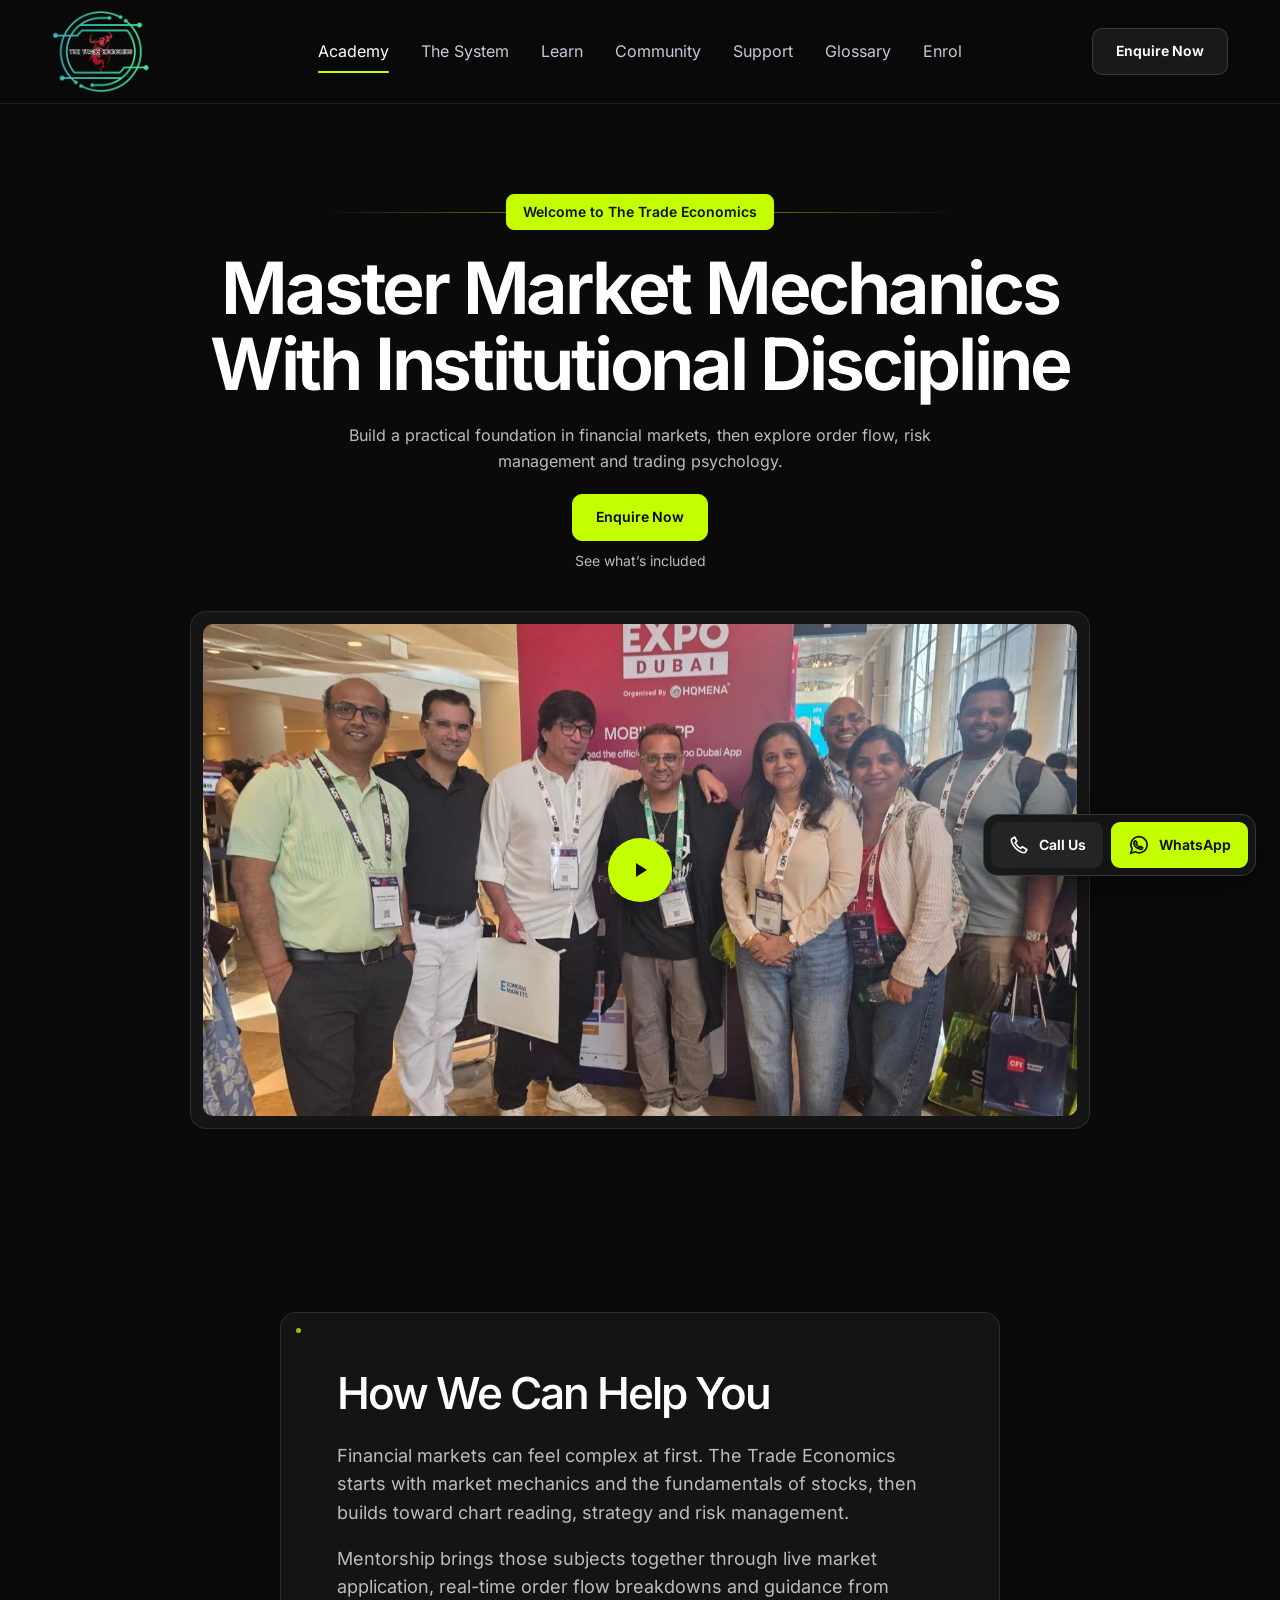
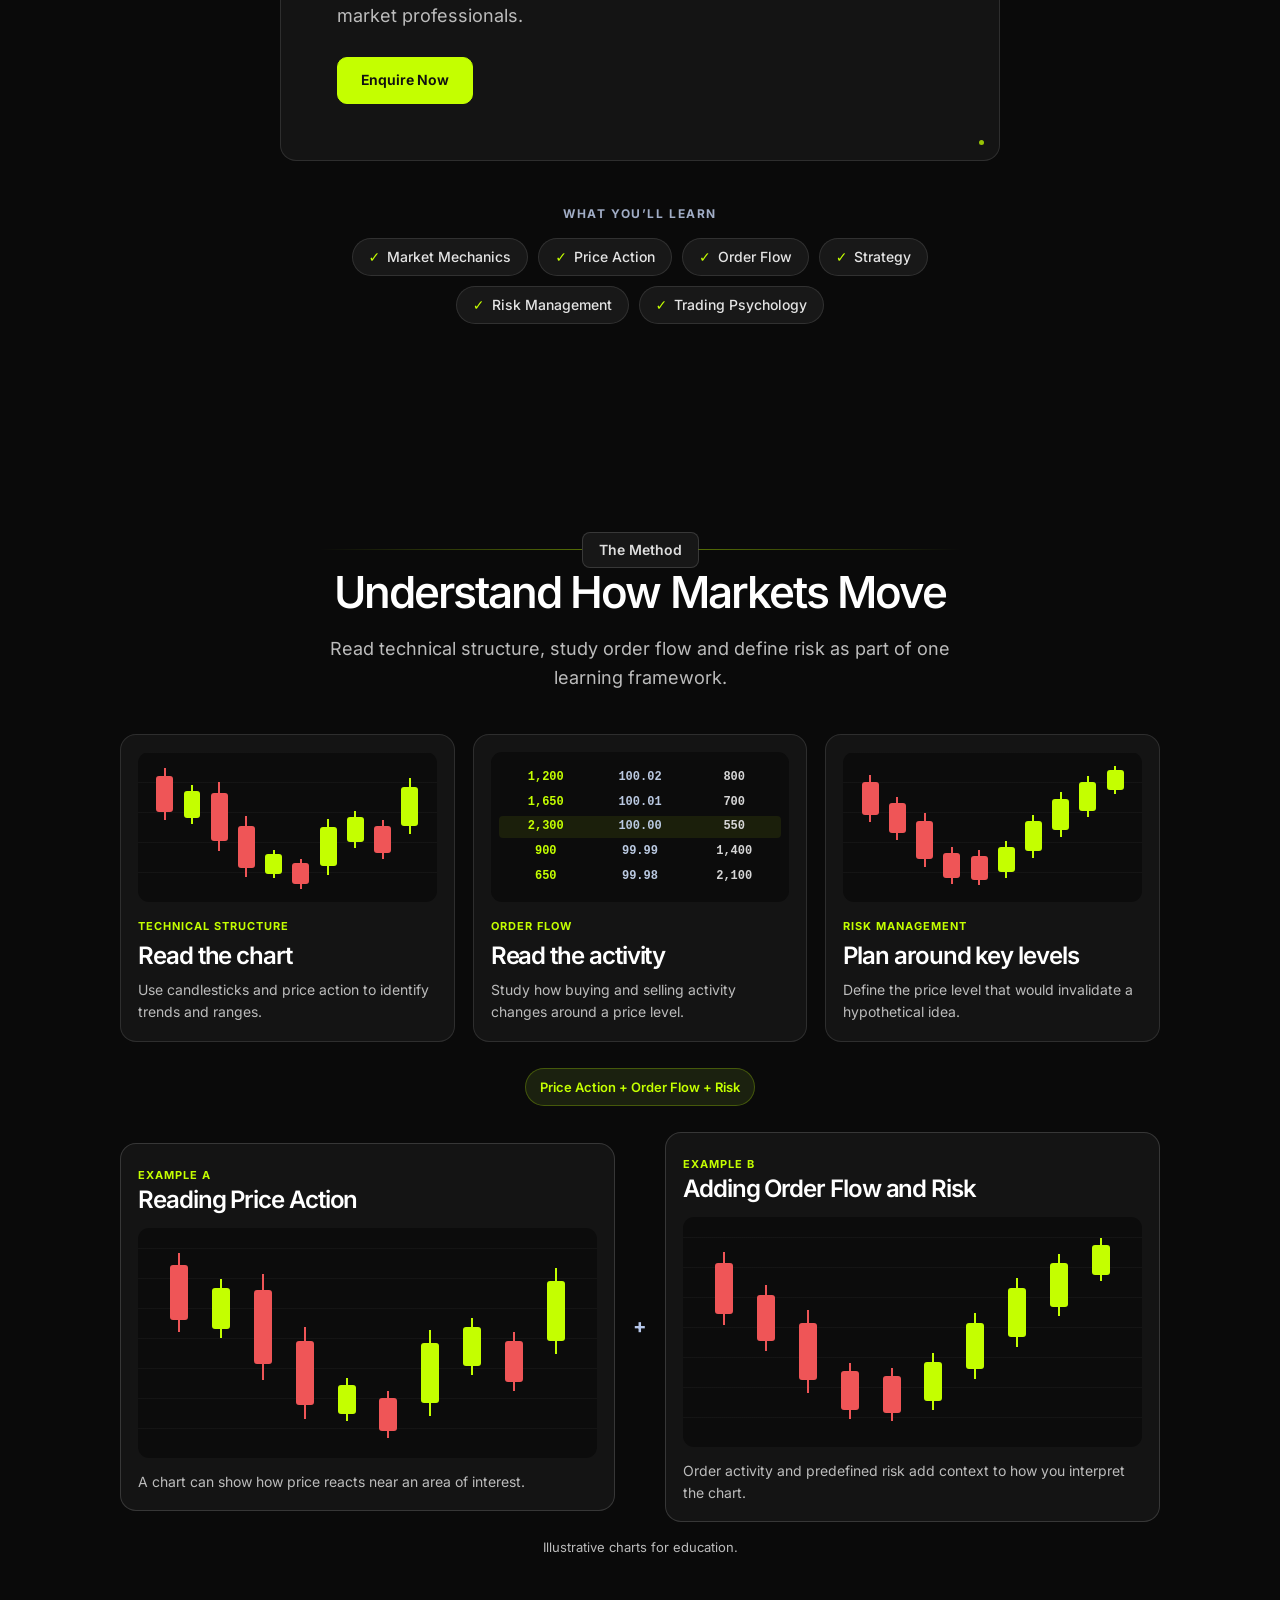
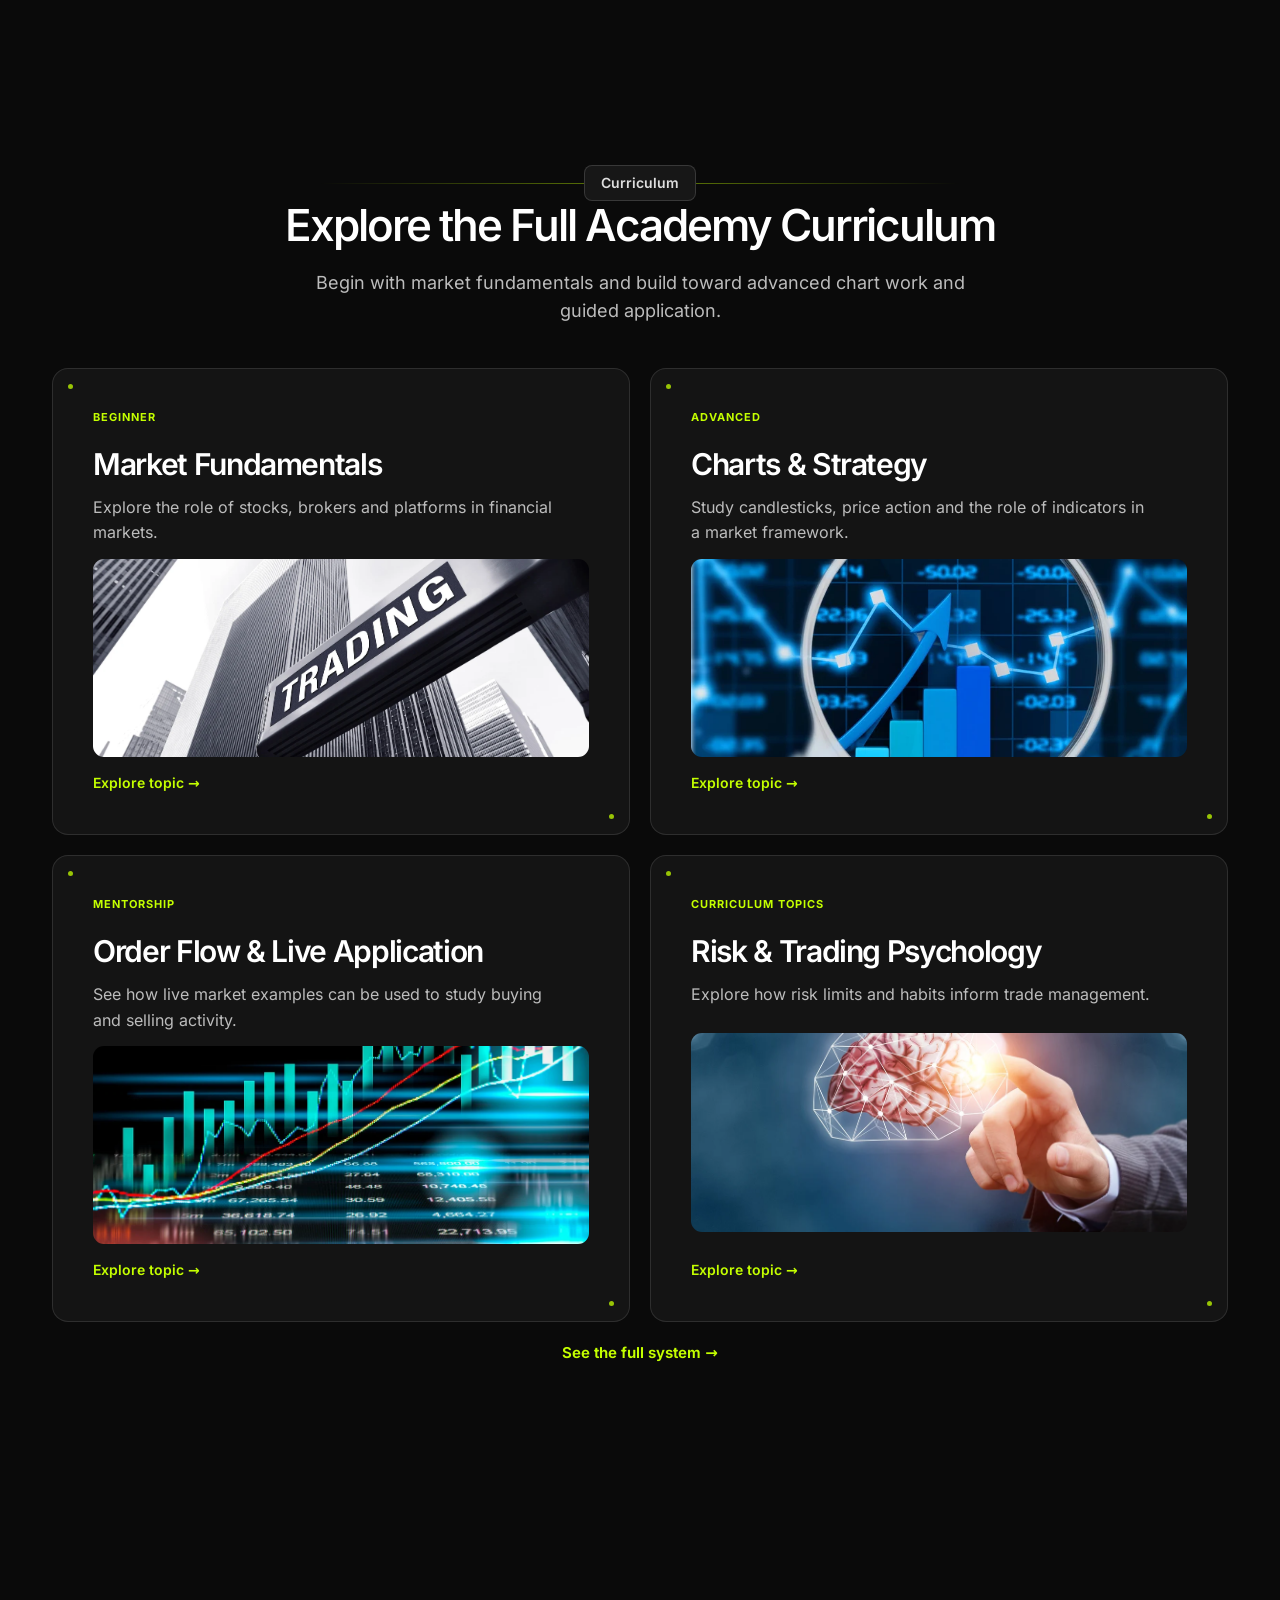
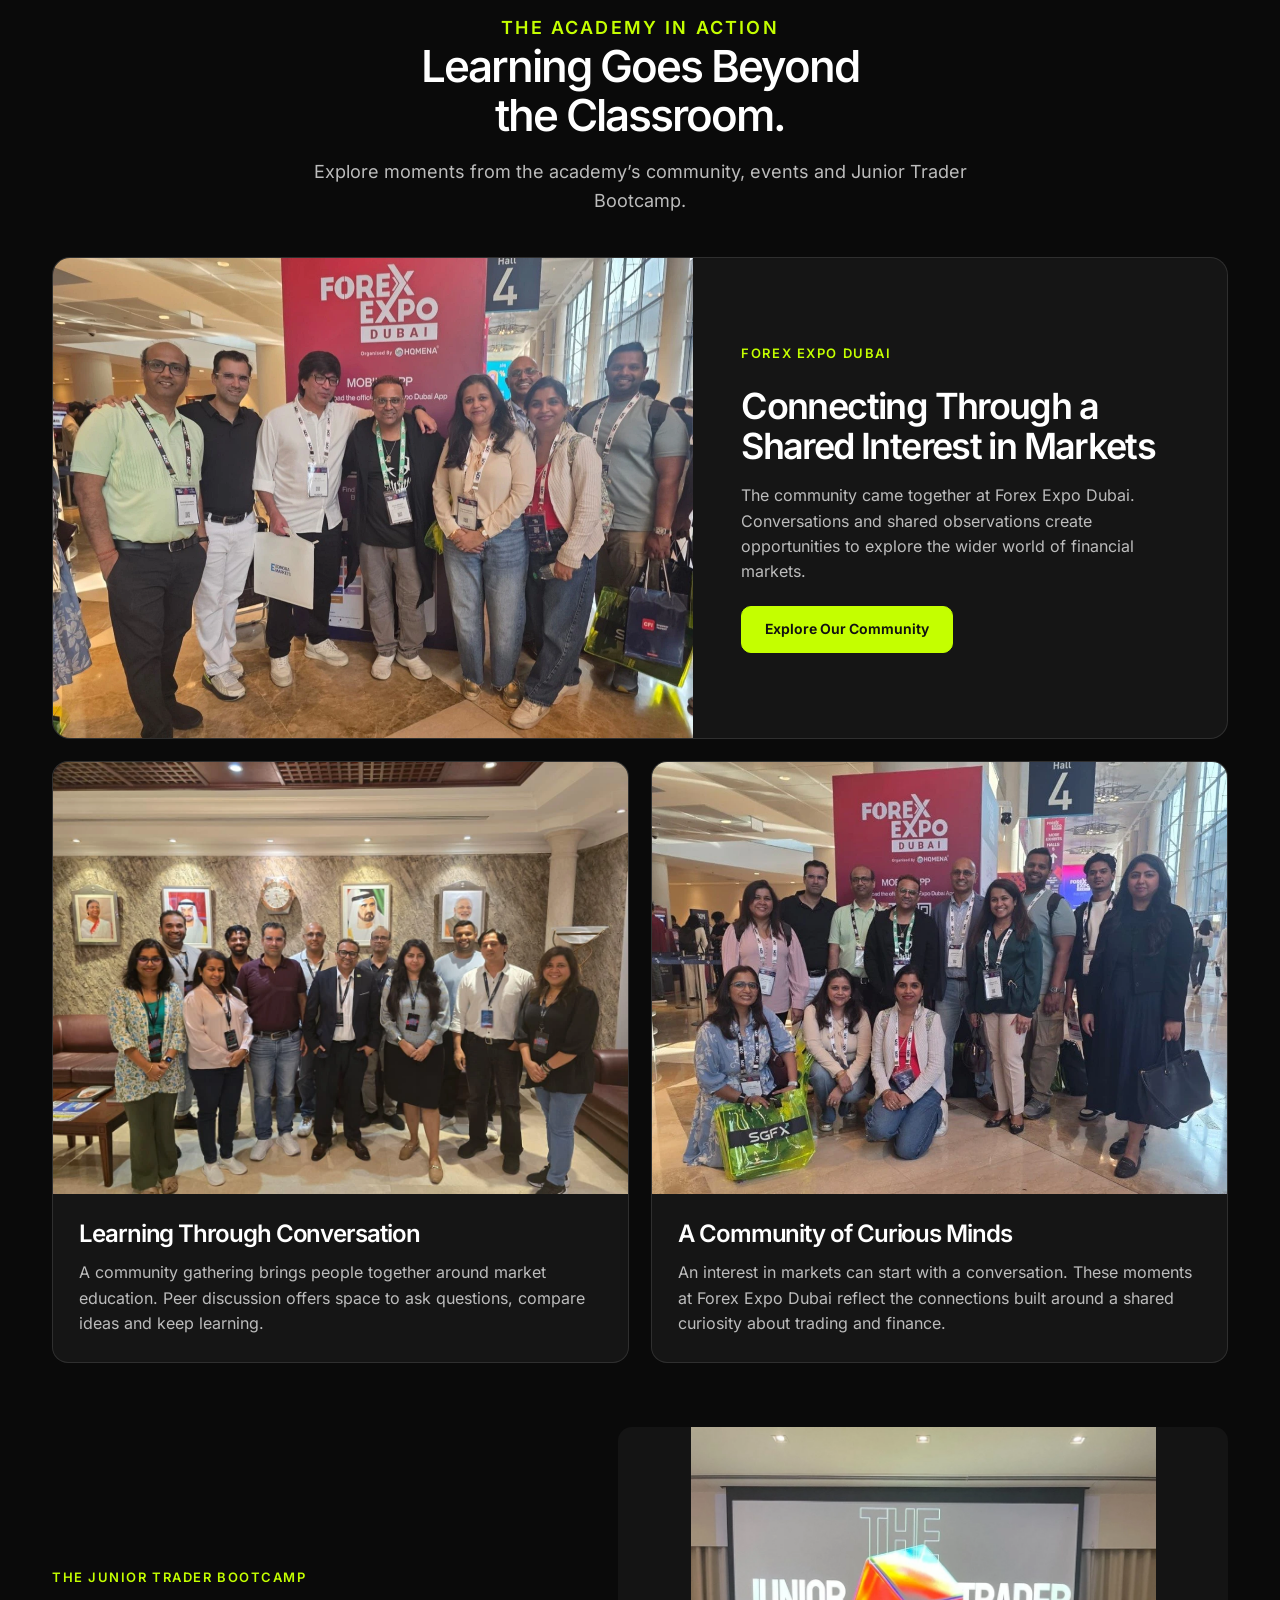
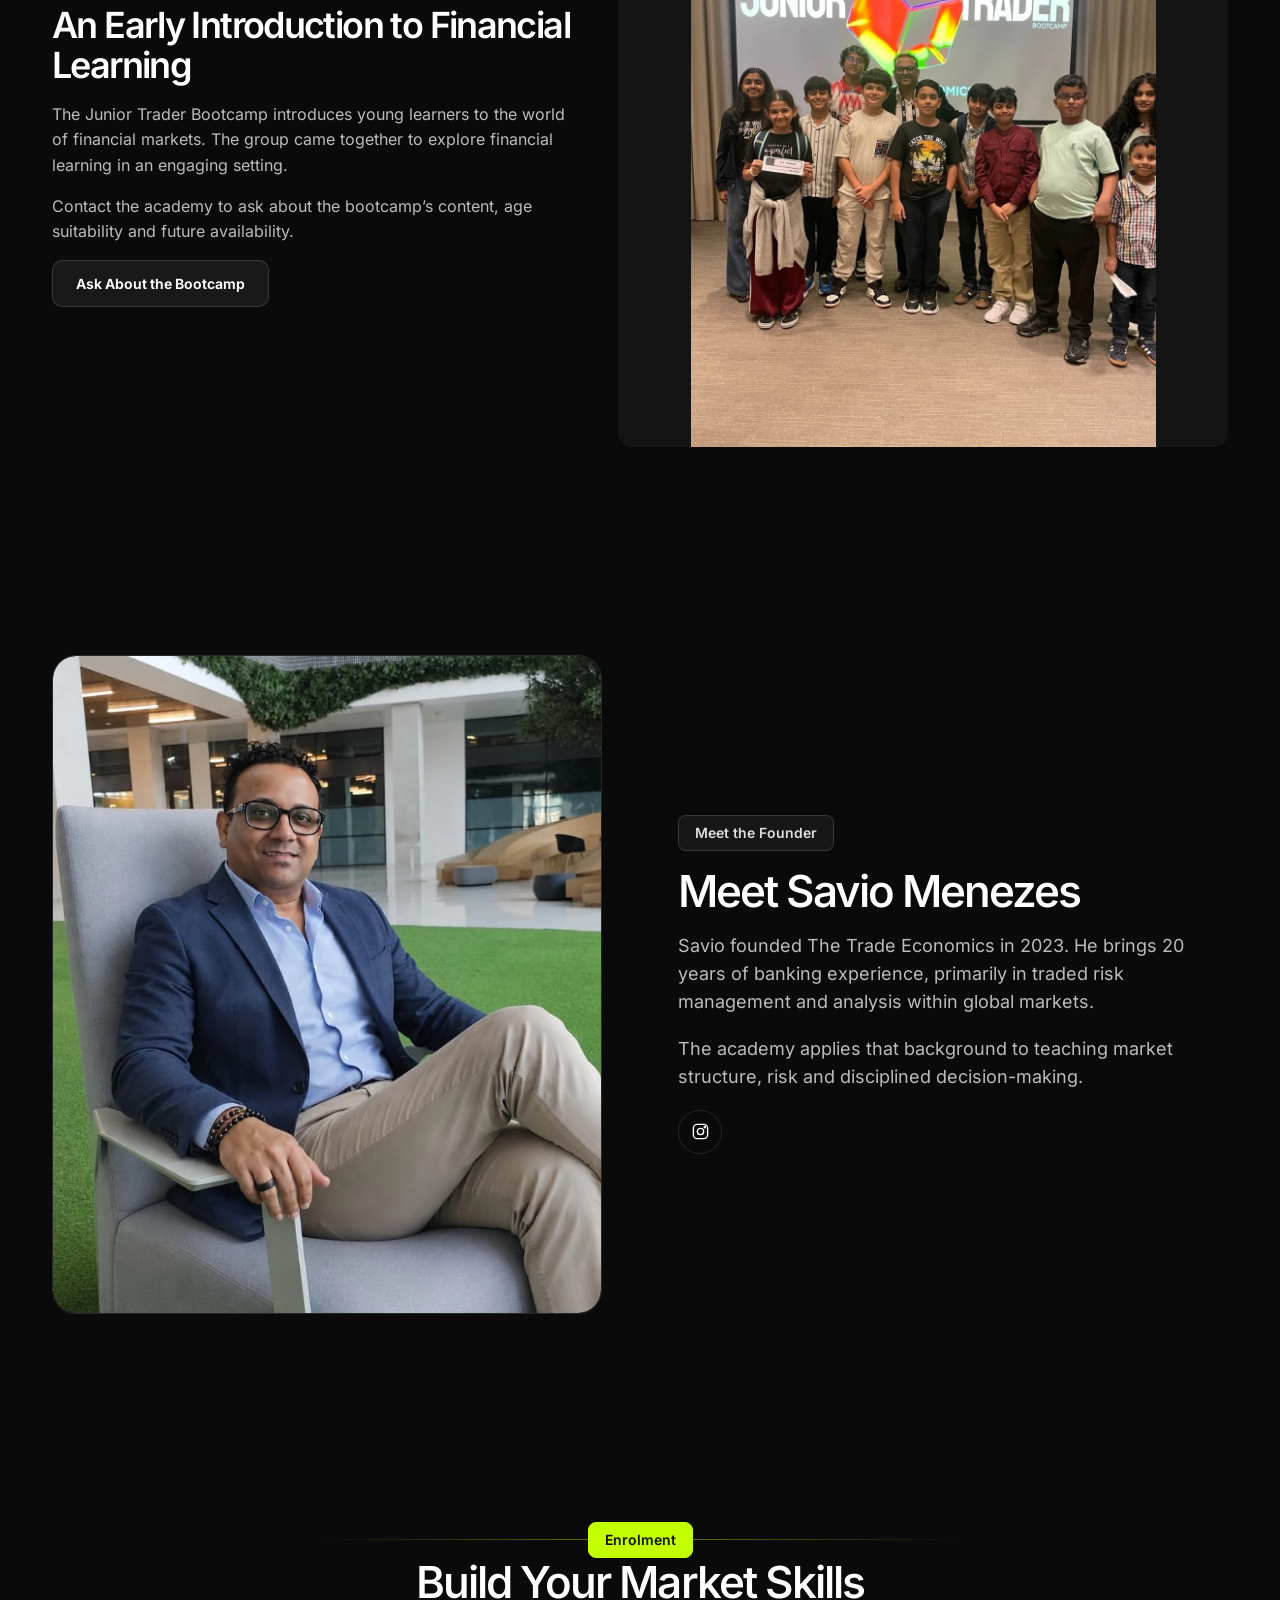
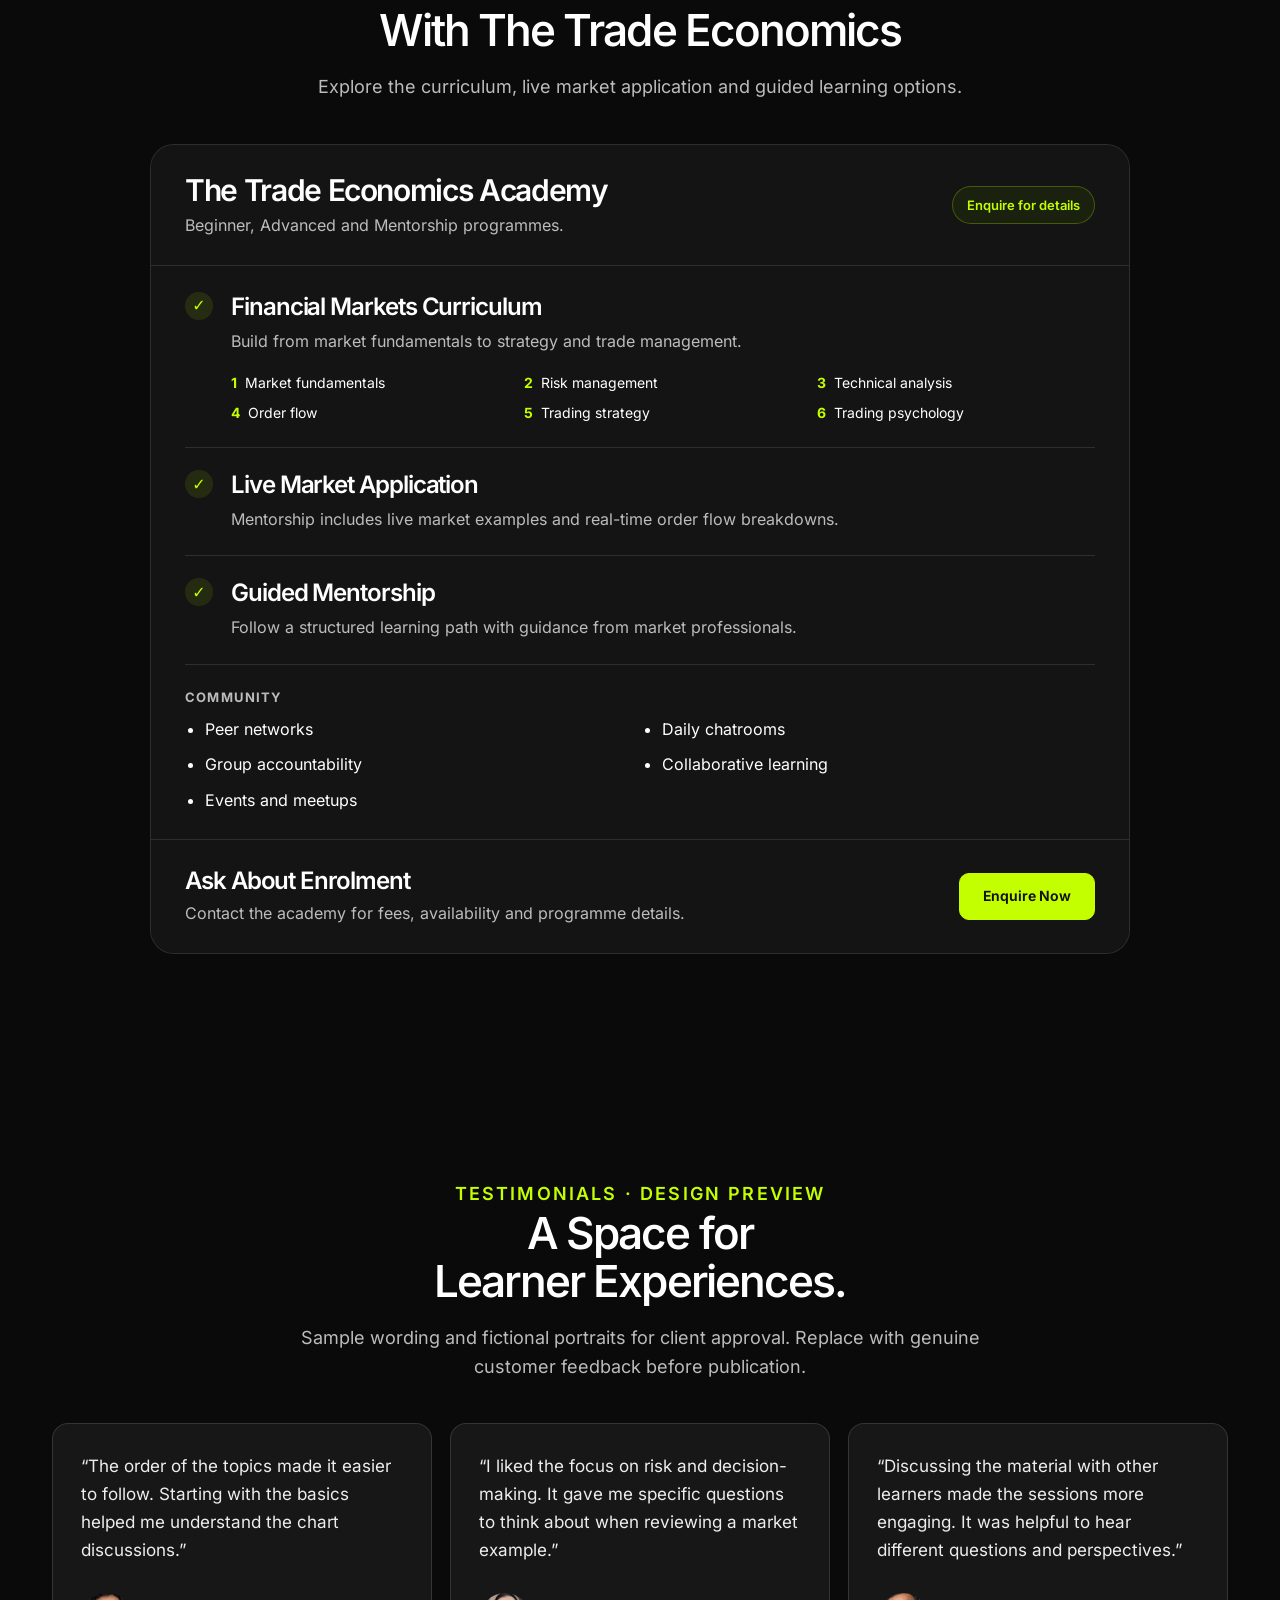
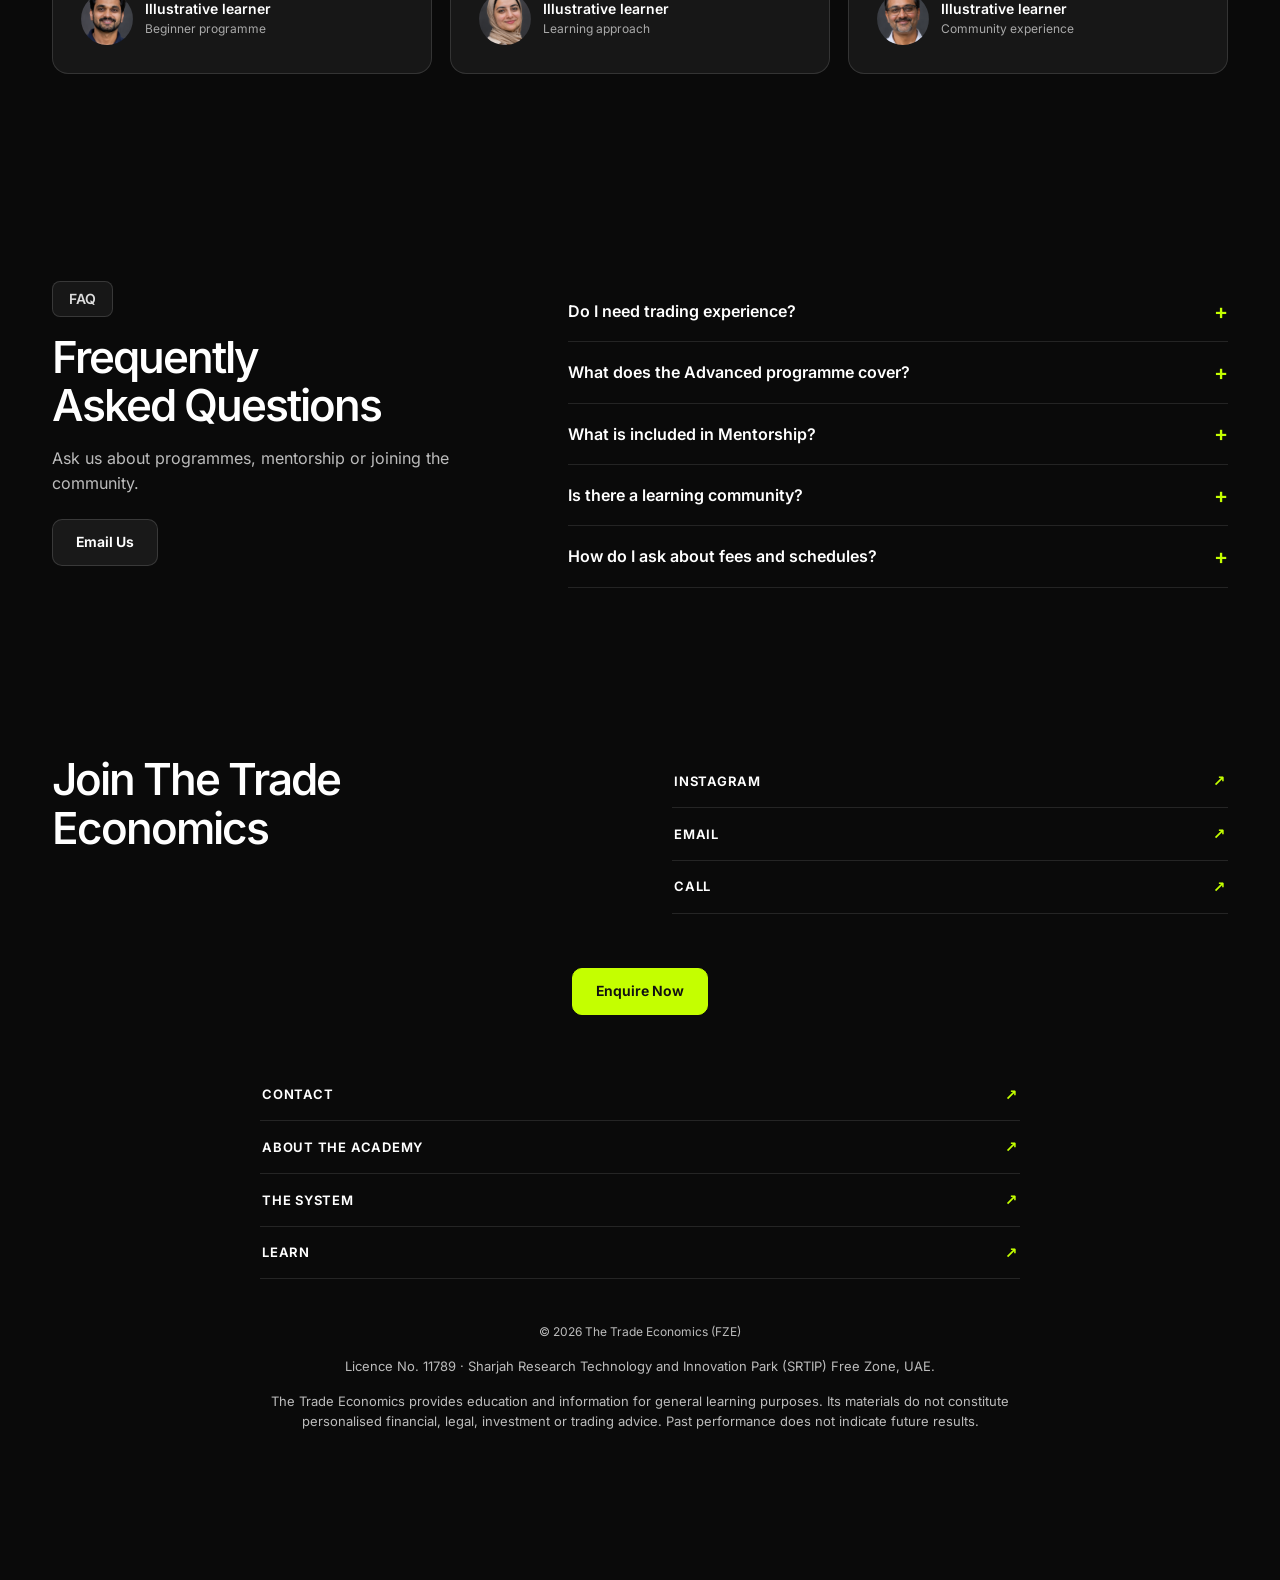
<file: index.html>
<!doctype html>
<html lang="en">
<head>
  <meta charset="utf-8">
  <meta name="viewport" content="width=device-width,initial-scale=1">
  <meta name="description" content="Build a practical foundation in financial markets, then explore order flow, risk management and trading psychology.">
  <meta name="theme-color" content="#060a14">
  <title>Financial Markets Education | The Trade Economics</title>
  <link rel="icon" href="assets/logo.png" type="image/png">
  <link rel="stylesheet" href="styles.css">
  <link rel="stylesheet" href="theme.css"><script src="script.js" defer></script>
</head>
<body>
  <a class="skip" href="#main">Skip to content</a>
  <header class="topbar">
    <div class="wrap topbar-inner">
      <a href="index.html" class="brand" aria-label="The Trade Economics home"><img src="assets/logo.png" alt="The Trade Economics" width="100" height="84"></a>
      <button class="toggle" type="button" aria-expanded="false" aria-controls="site-nav" aria-label="Open menu"><span></span><span></span><span></span></button>
      <nav id="site-nav" aria-label="Main navigation"><a href="index.html" aria-current="page">Academy</a><a href="programmes.html">The System</a><a href="learn.html">Learn</a><a href="community.html">Community</a><a href="contact.html">Support</a><a href="glossary.html">Glossary</a><a href="enquire.html">Enrol</a><div class="mobile-cta"><a class="button gold" href="enquire.html">Enquire Now</a></div></nav>
      <div class="desktop-cta"><a class="button soft" href="enquire.html">Enquire Now</a></div>
    </div>
  </header>
  <main id="main">

    <section class="glow home-hero">
      <div class="wrap hero-copy"><div class="ribbon"><span class="tag gold">Welcome to The Trade Economics</span></div><h1>Master Market Mechanics<br> With Institutional Discipline</h1><p>Build a practical foundation in financial markets, then explore order flow, risk management and trading psychology.</p><div class="actions stacked"><a class="button gold" href="enquire.html">Enquire Now</a><a class="subtle" href="#enquiry">See what’s included</a></div></div>
      <div class="hero-frame"><button type="button" class="media-trigger" data-open-overview aria-label="Open programme overview"><img src="assets/expo-group.webp" alt="The Trade Economics community at Forex Expo Dubai" fetchpriority="high" decoding="async"><span class="media-icon" aria-hidden="true"></span></button></div>
    <dialog class="overview-dialog" id="academy-overview" aria-labelledby="overview-title"><form method="dialog"><button aria-label="Close programme overview" class="dialog-close">×</button></form><img src="assets/market.webp" alt="" loading="lazy" decoding="async"><div class="overview-content"><h2 id="overview-title">The Trade Economics Academy</h2><p>Explore Beginner, Advanced and Mentorship programmes in financial markets.</p><a class="button gold" href="programmes.html">See the Full System</a></div></dialog></section>
    <section class="section intro-section"><div class="wrap"><article class="panel intro-card"><i class="corner corner-first" aria-hidden="true"></i><i class="corner corner-last" aria-hidden="true"></i><h2>How We Can Help You</h2><p>Financial markets can feel complex at first. The Trade Economics starts with market mechanics and the fundamentals of stocks, then builds toward chart reading, strategy and risk management.</p><p>Mentorship brings those subjects together through live market application, real-time order flow breakdowns and guidance from market professionals.</p><a class="button gold" href="enquire.html">Enquire Now</a></article></div>
<div class="skills-band"><div class="wrap"><p>What You’ll Learn</p><ul><li>Market Mechanics</li><li>Price Action</li><li>Order Flow</li><li>Strategy</li><li>Risk Management</li><li>Trading Psychology</li></ul></div></div></section>
    <section class="section method-section" id="method"><div class="wrap"><div class="section-heading"><div class="ribbon"><span class="tag">The Method</span></div><h2>Understand How Markets Move</h2><p>Read technical structure, study order flow and define risk as part of one learning framework.</p></div>
<div class="method-grid"><article class="panel method-card"><div class="candles" aria-hidden="true"><i class="down" style="--bottom:60%;--size:24%"></i><i class="up" style="--bottom:56%;--size:18%"></i><i class="down" style="--bottom:41%;--size:32%"></i><i class="down" style="--bottom:23%;--size:28%"></i><i class="up" style="--bottom:19%;--size:13%"></i><i class="down" style="--bottom:12%;--size:14%"></i><i class="up" style="--bottom:24%;--size:26%"></i><i class="up" style="--bottom:40%;--size:17%"></i><i class="down" style="--bottom:33%;--size:18%"></i><i class="up" style="--bottom:51%;--size:26%"></i></div><span class="kicker">Technical Structure</span><h3>Read the chart</h3><p>Use candlesticks and price action to identify trends and ranges.</p></article><article class="panel method-card"><div class="tape" aria-hidden="true"><div><span>1,200</span><span>100.02</span><span>800</span></div><div><span>1,650</span><span>100.01</span><span>700</span></div><div><span>2,300</span><span>100.00</span><span>550</span></div><div><span>900</span><span>99.99</span><span>1,400</span></div><div><span>650</span><span>99.98</span><span>2,100</span></div></div><span class="kicker">Order Flow</span><h3>Read the activity</h3><p>Study how buying and selling activity changes around a price level.</p></article><article class="panel method-card"><div class="candles" aria-hidden="true"><i class="down" style="--bottom:58%;--size:22%"></i><i class="down" style="--bottom:46%;--size:20%"></i><i class="down" style="--bottom:29%;--size:25%"></i><i class="down" style="--bottom:16%;--size:17%"></i><i class="down" style="--bottom:15%;--size:16%"></i><i class="up" style="--bottom:20%;--size:17%"></i><i class="up" style="--bottom:34%;--size:20%"></i><i class="up" style="--bottom:48%;--size:21%"></i><i class="up" style="--bottom:61%;--size:19%"></i><i class="up" style="--bottom:75%;--size:13%"></i></div><span class="kicker">Risk Management</span><h3>Plan around key levels</h3><p>Define the price level that would invalidate a hypothetical idea.</p></article></div><div class="method-bridge"><span>Price Action + Order Flow + Risk</span></div>
<div class="market-compare">
  <article class="panel compare-card compare-red"><span class="kicker">Example A</span><h3>Reading Price Action</h3><div class="candles" aria-hidden="true"><i class="down" style="--bottom:60%;--size:24%"></i><i class="up" style="--bottom:56%;--size:18%"></i><i class="down" style="--bottom:41%;--size:32%"></i><i class="down" style="--bottom:23%;--size:28%"></i><i class="up" style="--bottom:19%;--size:13%"></i><i class="down" style="--bottom:12%;--size:14%"></i><i class="up" style="--bottom:24%;--size:26%"></i><i class="up" style="--bottom:40%;--size:17%"></i><i class="down" style="--bottom:33%;--size:18%"></i><i class="up" style="--bottom:51%;--size:26%"></i></div><p>A chart can show how price reacts near an area of interest.</p></article>
  <span class="compare-separator" aria-hidden="true">+</span>
  <article class="panel compare-card compare-green"><span class="kicker">Example B</span><h3>Adding Order Flow and Risk</h3><div class="candles" aria-hidden="true"><i class="down" style="--bottom:58%;--size:22%"></i><i class="down" style="--bottom:46%;--size:20%"></i><i class="down" style="--bottom:29%;--size:25%"></i><i class="down" style="--bottom:16%;--size:17%"></i><i class="down" style="--bottom:15%;--size:16%"></i><i class="up" style="--bottom:20%;--size:17%"></i><i class="up" style="--bottom:34%;--size:20%"></i><i class="up" style="--bottom:48%;--size:21%"></i><i class="up" style="--bottom:61%;--size:19%"></i><i class="up" style="--bottom:75%;--size:13%"></i></div><p>Order activity and predefined risk add context to how you interpret the chart.</p></article>
</div><p class="center example-note">Illustrative charts for education.</p></div></section><section class="section wrap" id="curriculum"><div class="section-heading"><div class="ribbon"><span class="tag">Curriculum</span></div><h2>Explore the Full Academy Curriculum</h2><p>Begin with market fundamentals and build toward advanced chart work and guided application.</p></div><div class="pillar-grid"><article class="panel pillar"><i class="corner corner-first" aria-hidden="true"></i><i class="corner corner-last" aria-hidden="true"></i><span class="kicker">Beginner</span><h3>Market Fundamentals</h3><p>Explore the role of stocks, brokers and platforms in financial markets.</p><img src="assets/beginner.webp" alt="" loading="lazy" decoding="async"><a href="programmes.html#beginner" class="card-link">Explore topic <span aria-hidden="true">→</span></a></article><article class="panel pillar"><i class="corner corner-first" aria-hidden="true"></i><i class="corner corner-last" aria-hidden="true"></i><span class="kicker">Advanced</span><h3>Charts &amp; Strategy</h3><p>Study candlesticks, price action and the role of indicators in a market framework.</p><img src="assets/advanced.webp" alt="" loading="lazy" decoding="async"><a href="programmes.html#advanced" class="card-link">Explore topic <span aria-hidden="true">→</span></a></article><article class="panel pillar"><i class="corner corner-first" aria-hidden="true"></i><i class="corner corner-last" aria-hidden="true"></i><span class="kicker">Mentorship</span><h3>Order Flow &amp; Live Application</h3><p>See how live market examples can be used to study buying and selling activity.</p><img src="assets/market.webp" alt="" loading="lazy" decoding="async"><a href="programmes.html#mentorship" class="card-link">Explore topic <span aria-hidden="true">→</span></a></article><article class="panel pillar"><i class="corner corner-first" aria-hidden="true"></i><i class="corner corner-last" aria-hidden="true"></i><span class="kicker">Curriculum Topics</span><h3>Risk &amp; Trading Psychology</h3><p>Explore how risk limits and habits inform trade management.</p><img src="assets/mentorship.webp" alt="" loading="lazy" decoding="async"><a href="learn.html#risk" class="card-link">Explore topic <span aria-hidden="true">→</span></a></article></div><p class="center section-action"><a class="text-arrow" href="programmes.html">See the full system <span aria-hidden="true">→</span></a></p></section><section class="section wrap academy-events" id="events">
 <div class="section-heading"><p class="section-label">The Academy in Action</p><h2>Learning Goes Beyond<br>the Classroom.</h2><p>Explore moments from the academy’s community, events and Junior Trader Bootcamp.</p></div>
 <div class="event-feature"><img class="" src="assets/expo-group.webp" alt="Community group photographed at Forex Expo Dubai" loading="lazy" decoding="async"><div><p class="section-label">Forex Expo Dubai</p><h3>Connecting Through a Shared Interest in Markets</h3><p>The community came together at Forex Expo Dubai. Conversations and shared observations create opportunities to explore the wider world of financial markets.</p><a class="button gold" href="community.html">Explore Our Community</a></div></div>
 <div class="event-grid"><article class="event-card"><img class="" src="assets/community-meetup.webp" alt="Learning Through Conversation" loading="lazy" decoding="async"><div><h3>Learning Through Conversation</h3><p>A community gathering brings people together around market education. Peer discussion offers space to ask questions, compare ideas and keep learning.</p></div></article><article class="event-card"><img class="" src="assets/expo-community.webp" alt="A Community of Curious Minds" loading="lazy" decoding="async"><div><h3>A Community of Curious Minds</h3><p>An interest in markets can start with a conversation. These moments at Forex Expo Dubai reflect the connections built around a shared curiosity about trading and finance.</p></div></article></div>
 <div class="junior-feature"><div><p class="section-label">The Junior Trader Bootcamp</p><h3>An Early Introduction to Financial Learning</h3><p>The Junior Trader Bootcamp introduces young learners to the world of financial markets. The group came together to explore financial learning in an engaging setting.</p><p>Contact the academy to ask about the bootcamp’s content, age suitability and future availability.</p><a class="button soft" href="mailto:info@thetradeeconomics.com?subject=Junior%20Trader%20Bootcamp%20enquiry">Ask About the Bootcamp</a></div><div class="junior-photos"><img class="" src="assets/junior-bootcamp.webp" alt="Group photo at The Junior Trader Bootcamp" loading="lazy" decoding="async"></div></div>
 </section><section class="wrap section split founder">
      <div class="frame"><img src="assets/founder-portrait.webp" alt="Portrait of the academy founder" loading="lazy" decoding="async"></div>
      <div><div class="ribbon"><span class="tag">Meet the Founder</span></div><h2>Meet Savio Menezes</h2><p>Savio founded The Trade Economics in 2023. He brings 20 years of banking experience, primarily in traded risk management and analysis within global markets.</p><p>The academy applies that background to teaching market structure, risk and disciplined decision-making.</p><a class="founder-social" href="https://www.instagram.com/thetradeeconomics/" aria-label="Instagram"><svg width="19" height="19" viewbox="0 0 24 24" fill="none" stroke="currentColor" stroke-width="1.7" aria-hidden="true"><rect x="3" y="3" width="18" height="18" rx="5"></rect><circle cx="12" cy="12" r="4"></circle><circle cx="17.5" cy="6.5" r=".8"></circle></svg></a></div>
    </section>
    <section class="section enrol-section" id="enquiry"><div class="wrap"><div class="section-heading"><div class="ribbon"><span class="tag gold">Enrolment</span></div><h2>Build Your Market Skills With The Trade Economics</h2><p>Explore the curriculum, live market application and guided learning options.</p></div><div class="offer">
    <div class="offer-top"><div><h3>The Trade Economics Academy</h3><p>Beginner, Advanced and Mentorship programmes.</p></div><span class="offer-badge">Enquire for details</span></div>
    <div class="offer-body">
      <article><h3>Financial Markets Curriculum</h3><p>Build from market fundamentals to strategy and trade management.</p><ul class="offer-topics"><li>Market fundamentals</li><li>Risk management</li><li>Technical analysis</li><li>Order flow</li><li>Trading strategy</li><li>Trading psychology</li></ul></article>
      <article><h3>Live Market Application</h3><p>Mentorship includes live market examples and real-time order flow breakdowns.</p></article>
      <article><h3>Guided Mentorship</h3><p>Follow a structured learning path with guidance from market professionals.</p></article>
      <div class="offer-extras"><h4>Community</h4><ul><li>Peer networks</li><li>Daily chatrooms</li><li>Group accountability</li><li>Collaborative learning</li><li>Events and meetups</li></ul></div>
    </div>
    <div class="offer-buy"><div><h3>Ask About Enrolment</h3><p>Contact the academy for fees, availability and programme details.</p></div><a class="button gold" href="enquire.html">Enquire Now</a></div>
    </div></div></section><section class="section wrap testimonials" id="testimonials"><div class="section-heading"><p class="section-label">Testimonials · Design Preview</p><h2>A Space for<br>Learner Experiences.</h2><p>Sample wording and fictional portraits for client approval. Replace with genuine customer feedback before publication.</p></div><div class="review-grid"><figure class="review-card"><blockquote>“The order of the topics made it easier to follow. Starting with the basics helped me understand the chart discussions.”</blockquote><figcaption><span class="sample-avatar sample-avatar-1" role="img" aria-label="AI-generated fictional portrait for sample testimonial"></span><div><strong>Illustrative learner</strong><span>Beginner programme</span></div></figcaption></figure><figure class="review-card"><blockquote>“I liked the focus on risk and decision-making. It gave me specific questions to think about when reviewing a market example.”</blockquote><figcaption><span class="sample-avatar sample-avatar-2" role="img" aria-label="AI-generated fictional portrait for sample testimonial"></span><div><strong>Illustrative learner</strong><span>Learning approach</span></div></figcaption></figure><figure class="review-card"><blockquote>“Discussing the material with other learners made the sessions more engaging. It was helpful to hear different questions and perspectives.”</blockquote><figcaption><span class="sample-avatar sample-avatar-3" role="img" aria-label="AI-generated fictional portrait for sample testimonial"></span><div><strong>Illustrative learner</strong><span>Community experience</span></div></figcaption></figure></div></section><section class="section wrap faq" id="faq"><div><div class="ribbon"><span class="tag">FAQ</span></div><h2>Frequently Asked Questions</h2><p>Ask us about programmes, mentorship or joining the community.</p><a class="button soft" href="mailto:info@thetradeeconomics.com?subject=Programme%20enquiry">Email Us</a></div><div class="disclosures"><details><summary>Do I need trading experience?</summary><p>The Beginner programme starts with financial markets, stocks and market mechanics. You can start without prior trading experience.</p></details><details><summary>What does the Advanced programme cover?</summary><p>It covers trading psychology, an introduction to Nasdaq, charts and candlesticks, price action, indicators, strategy, and risk and trade management.</p></details><details><summary>What is included in Mentorship?</summary><p>Mentorship provides structured guidance from market fundamentals to advanced concepts. It includes live market application and real-time order flow breakdowns.</p></details><details><summary>Is there a learning community?</summary><p>The academy describes peer networks, daily chatrooms, group accountability and events. Contact the academy for current access details.</p></details><details><summary>How do I ask about fees and schedules?</summary><p>Email the academy with the programme you are interested in and a short summary of your experience. The team can explain current fees, availability and next steps.</p></details></div></section>

  </main>
  <footer><div class="wrap replica-footer">
      <div class="foot-grid"><h2>Join The Trade Economics</h2><div>
        <a class="linkrow" href="https://www.instagram.com/thetradeeconomics/">Instagram <span aria-hidden="true">↗</span></a>
        <a class="linkrow" href="mailto:info@thetradeeconomics.com">Email <span aria-hidden="true">↗</span></a>
        <a class="linkrow" href="tel:+971503427388">Call <span aria-hidden="true">↗</span></a>
      </div></div>
      <div class="center foot-cta"><a class="button gold" href="enquire.html">Enquire Now</a></div>
      <nav class="foot-links" aria-label="Footer navigation">
        <a class="linkrow" href="contact.html">Contact <span aria-hidden="true">↗</span></a>
        <a class="linkrow" href="about.html">About the Academy <span aria-hidden="true">↗</span></a>
        <a class="linkrow" href="programmes.html">The System <span aria-hidden="true">↗</span></a>
        <a class="linkrow" href="learn.html">Learn <span aria-hidden="true">↗</span></a>
      </nav>
      <p class="copyright">© 2026 The Trade Economics (FZE)</p><p class="legal">Licence No. 11789 · Sharjah Research Technology and Innovation Park (SRTIP) Free Zone, UAE.</p>
      <p class="legal">The Trade Economics provides education and information for general learning purposes. Its materials do not constitute personalised financial, legal, investment or trading advice. Past performance does not indicate future results.</p>
    
    </div></footer>
<aside class="contact-dock" aria-label="Contact the academy"><a class="dock-call" href="tel:+971503427388"><svg viewbox="0 0 24 24" fill="none" stroke="currentColor" stroke-width="1.8" aria-hidden="true"><path d="M7.2 3.5 4.7 4.8C2 6.2 5.3 12.4 8.4 15.6s9.4 6.5 10.8 3.8l1.3-2.5-4.8-3-1.8 1.8a14.9 14.9 0 0 1-6.1-6.1l1.8-1.8-2.4-4.3Z"></path></svg><span>Call Us</span></a><a class="dock-whatsapp" href="https://wa.me/971503427388" target="_blank" rel="noopener noreferrer"><svg viewbox="0 0 24 24" fill="none" stroke="currentColor" stroke-width="1.8" aria-hidden="true"><path d="M20.8 11.6a8.8 8.8 0 0 1-13 7.8L3 21l1.5-4.7a8.8 8.8 0 1 1 16.3-4.7Z"></path><path d="m8.4 7.5 1.4 2-1 1.2a10.8 10.8 0 0 0 4 3.9l1.2-1 2 1.4c-.2 1.9-1.7 2.1-3.5 1.4-3-1.2-5.7-4-6-6-.2-1.4.4-2.5 1.9-2.9Z"></path></svg><span>WhatsApp</span></a></aside></body>
</html>
</file>
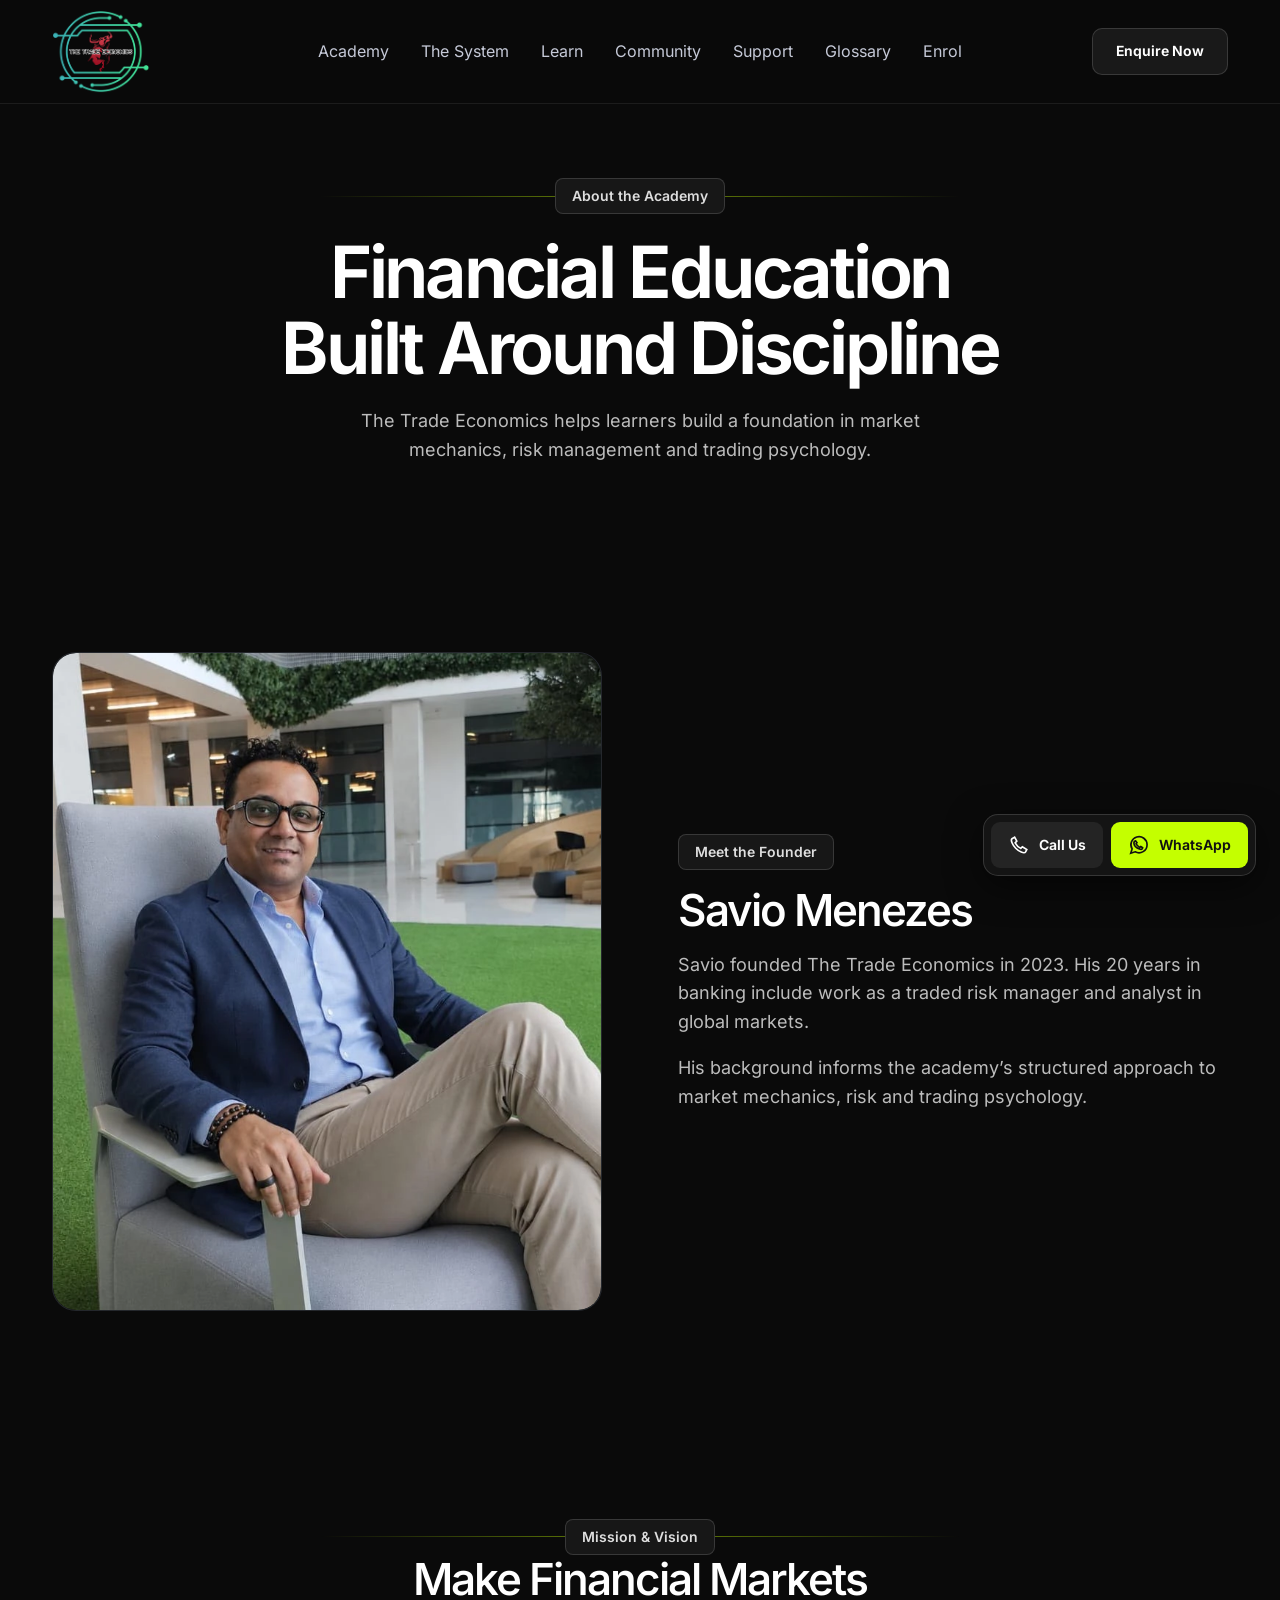
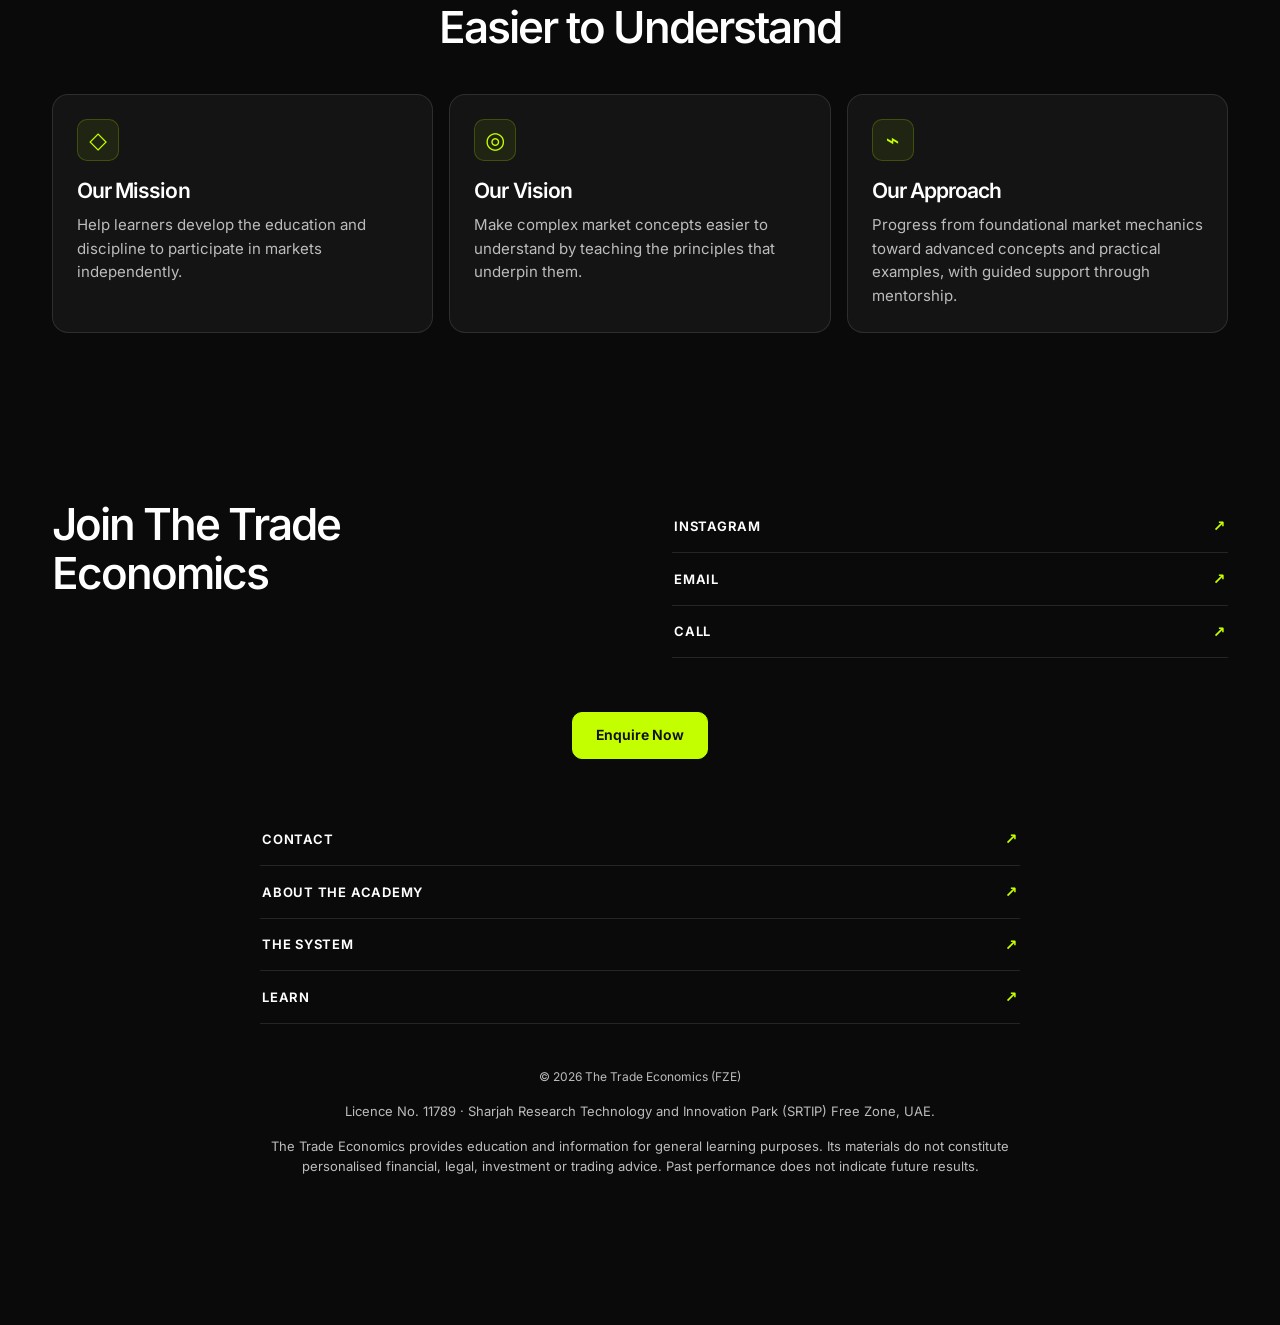
<file: about.html>
<!doctype html>
<html lang="en">
<head>
  <meta charset="utf-8">
  <meta name="viewport" content="width=device-width,initial-scale=1">
  <meta name="description" content="Meet founder Savio Menezes and learn about the academy’s approach to financial education.">
  <meta name="theme-color" content="#060a14">
  <title>About the Academy | The Trade Economics</title>
  <link rel="icon" href="assets/logo.png" type="image/png">
  <link rel="stylesheet" href="styles.css">
  <link rel="stylesheet" href="theme.css"><script src="script.js" defer></script>
</head>
<body>
  <a class="skip" href="#main">Skip to content</a>
  <header class="topbar">
    <div class="wrap topbar-inner">
      <a href="index.html" class="brand" aria-label="The Trade Economics home"><img src="assets/logo.png" alt="The Trade Economics" width="100" height="84"></a>
      <button class="toggle" type="button" aria-expanded="false" aria-controls="site-nav" aria-label="Open menu"><span></span><span></span><span></span></button>
      <nav id="site-nav" aria-label="Main navigation"><a href="index.html">Academy</a><a href="programmes.html">The System</a><a href="learn.html">Learn</a><a href="community.html">Community</a><a href="contact.html">Support</a><a href="glossary.html">Glossary</a><a href="enquire.html">Enrol</a><div class="mobile-cta"><a class="button gold" href="enquire.html">Enquire Now</a></div></nav>
      <div class="desktop-cta"><a class="button soft" href="enquire.html">Enquire Now</a></div>
    </div>
  </header>
  <main id="main">
<section class="glow inner-hero"><div class="wrap hero-copy"><div class="ribbon"><span class="tag">About the Academy</span></div><h1>Financial Education Built Around Discipline</h1><p>The Trade Economics helps learners build a foundation in market mechanics, risk management and trading psychology.</p></div></section>
<section class="wrap section split founder"><div class="frame"><img src="assets/founder-portrait.webp" alt="Academy founder portrait" loading="lazy" decoding="async"></div><div><div class="ribbon"><span class="tag">Meet the Founder</span></div><h2>Savio Menezes</h2><p>Savio founded The Trade Economics in 2023. His 20 years in banking include work as a traded risk manager and analyst in global markets.</p><p>His background informs the academy’s structured approach to market mechanics, risk and trading psychology.</p></div></section>
<section class="wrap section"><div class="section-heading"><div class="ribbon"><span class="tag">Mission &amp; Vision</span></div><h2>Make Financial Markets Easier to Understand</h2></div><div class="feature-grid"><article class="panel feature"><div class="symbol" aria-hidden="true">◇</div><h3>Our Mission</h3><p>Help learners develop the education and discipline to participate in markets independently.</p></article><article class="panel feature"><div class="symbol" aria-hidden="true">◎</div><h3>Our Vision</h3><p>Make complex market concepts easier to understand by teaching the principles that underpin them.</p></article><article class="panel feature"><div class="symbol" aria-hidden="true">⌁</div><h3>Our Approach</h3><p>Progress from foundational market mechanics toward advanced concepts and practical examples, with guided support through mentorship.</p></article></div></section>

  </main>
  <footer><div class="wrap replica-footer">
      <div class="foot-grid"><h2>Join The Trade Economics</h2><div>
        <a class="linkrow" href="https://www.instagram.com/thetradeeconomics/">Instagram <span aria-hidden="true">↗</span></a>
        <a class="linkrow" href="mailto:info@thetradeeconomics.com">Email <span aria-hidden="true">↗</span></a>
        <a class="linkrow" href="tel:+971503427388">Call <span aria-hidden="true">↗</span></a>
      </div></div>
      <div class="center foot-cta"><a class="button gold" href="enquire.html">Enquire Now</a></div>
      <nav class="foot-links" aria-label="Footer navigation">
        <a class="linkrow" href="contact.html">Contact <span aria-hidden="true">↗</span></a>
        <a class="linkrow" href="about.html">About the Academy <span aria-hidden="true">↗</span></a>
        <a class="linkrow" href="programmes.html">The System <span aria-hidden="true">↗</span></a>
        <a class="linkrow" href="learn.html">Learn <span aria-hidden="true">↗</span></a>
      </nav>
      <p class="copyright">© 2026 The Trade Economics (FZE)</p><p class="legal">Licence No. 11789 · Sharjah Research Technology and Innovation Park (SRTIP) Free Zone, UAE.</p>
      <p class="legal">The Trade Economics provides education and information for general learning purposes. Its materials do not constitute personalised financial, legal, investment or trading advice. Past performance does not indicate future results.</p>
    
    </div></footer>
<aside class="contact-dock" aria-label="Contact the academy"><a class="dock-call" href="tel:+971503427388"><svg viewbox="0 0 24 24" fill="none" stroke="currentColor" stroke-width="1.8" aria-hidden="true"><path d="M7.2 3.5 4.7 4.8C2 6.2 5.3 12.4 8.4 15.6s9.4 6.5 10.8 3.8l1.3-2.5-4.8-3-1.8 1.8a14.9 14.9 0 0 1-6.1-6.1l1.8-1.8-2.4-4.3Z"></path></svg><span>Call Us</span></a><a class="dock-whatsapp" href="https://wa.me/971503427388" target="_blank" rel="noopener noreferrer"><svg viewbox="0 0 24 24" fill="none" stroke="currentColor" stroke-width="1.8" aria-hidden="true"><path d="M20.8 11.6a8.8 8.8 0 0 1-13 7.8L3 21l1.5-4.7a8.8 8.8 0 1 1 16.3-4.7Z"></path><path d="m8.4 7.5 1.4 2-1 1.2a10.8 10.8 0 0 0 4 3.9l1.2-1 2 1.4c-.2 1.9-1.7 2.1-3.5 1.4-3-1.2-5.7-4-6-6-.2-1.4.4-2.5 1.9-2.9Z"></path></svg><span>WhatsApp</span></a></aside></body>
</html>
</file>
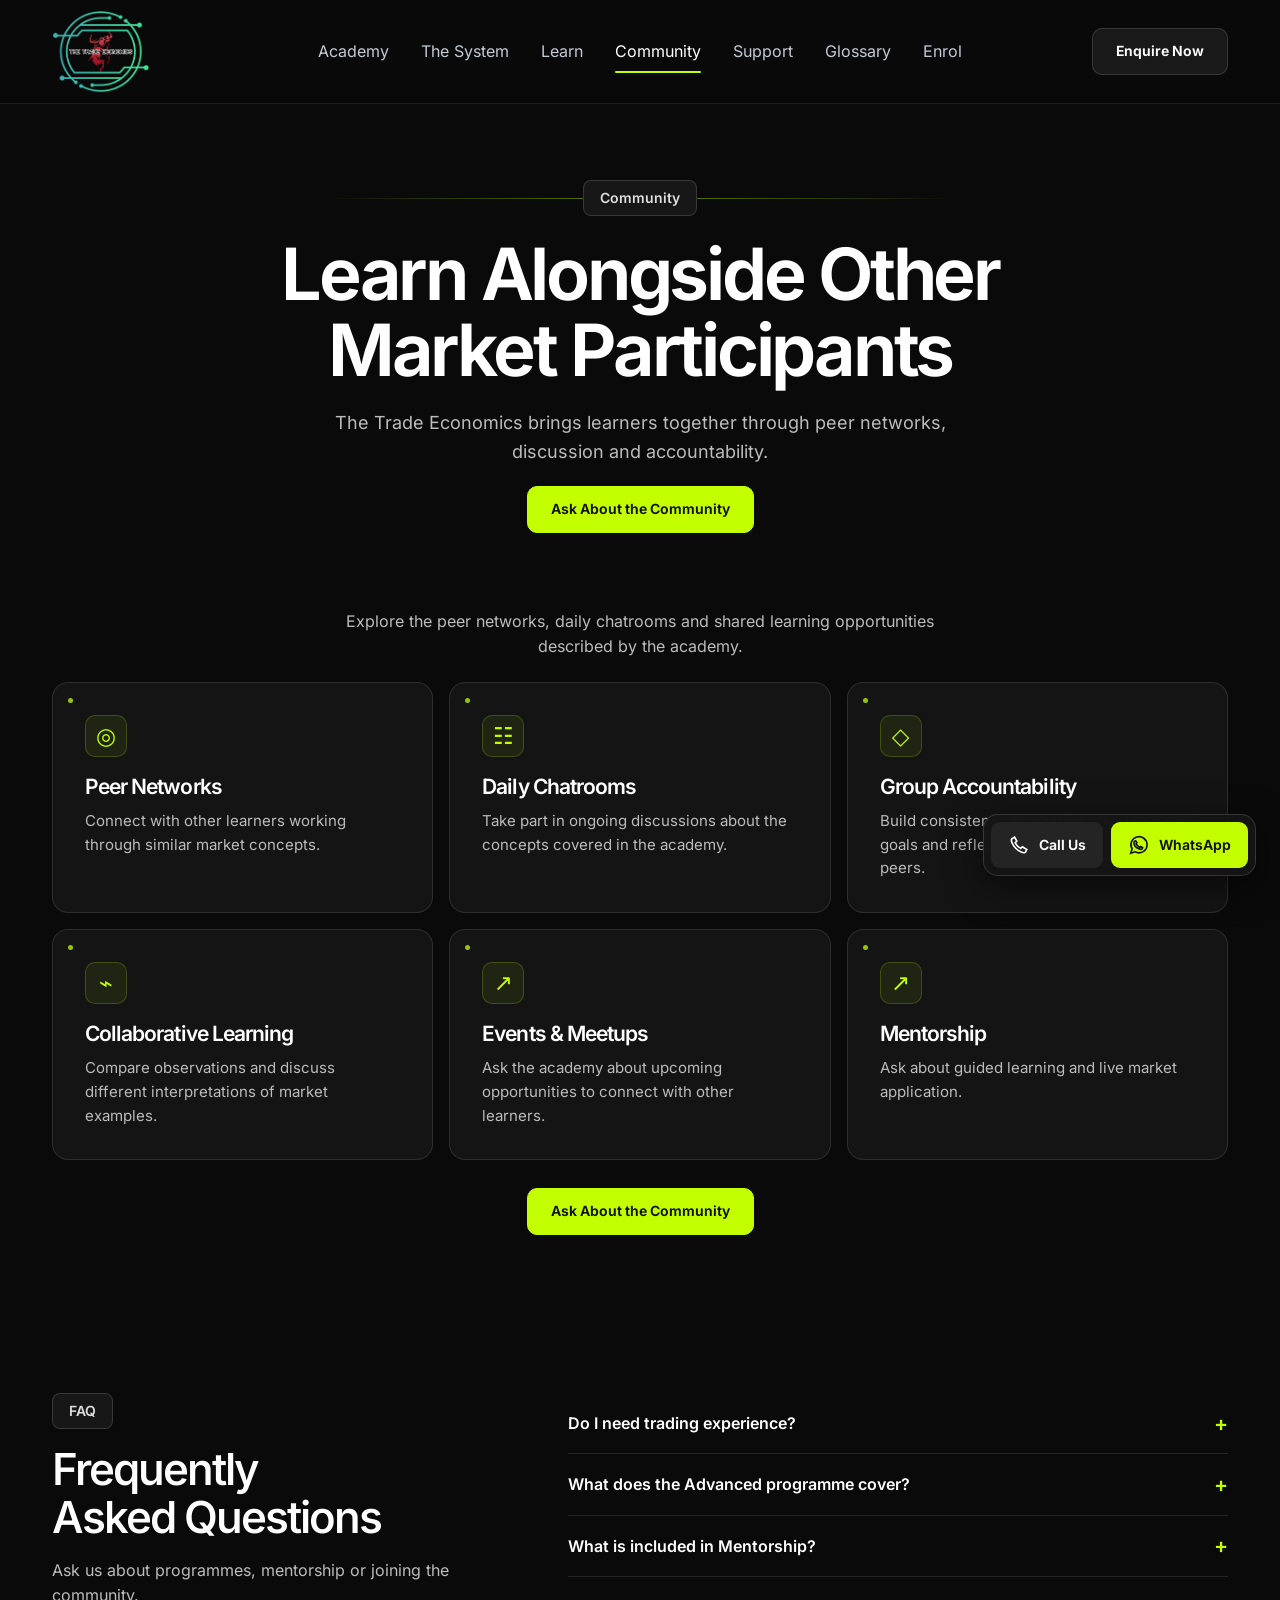
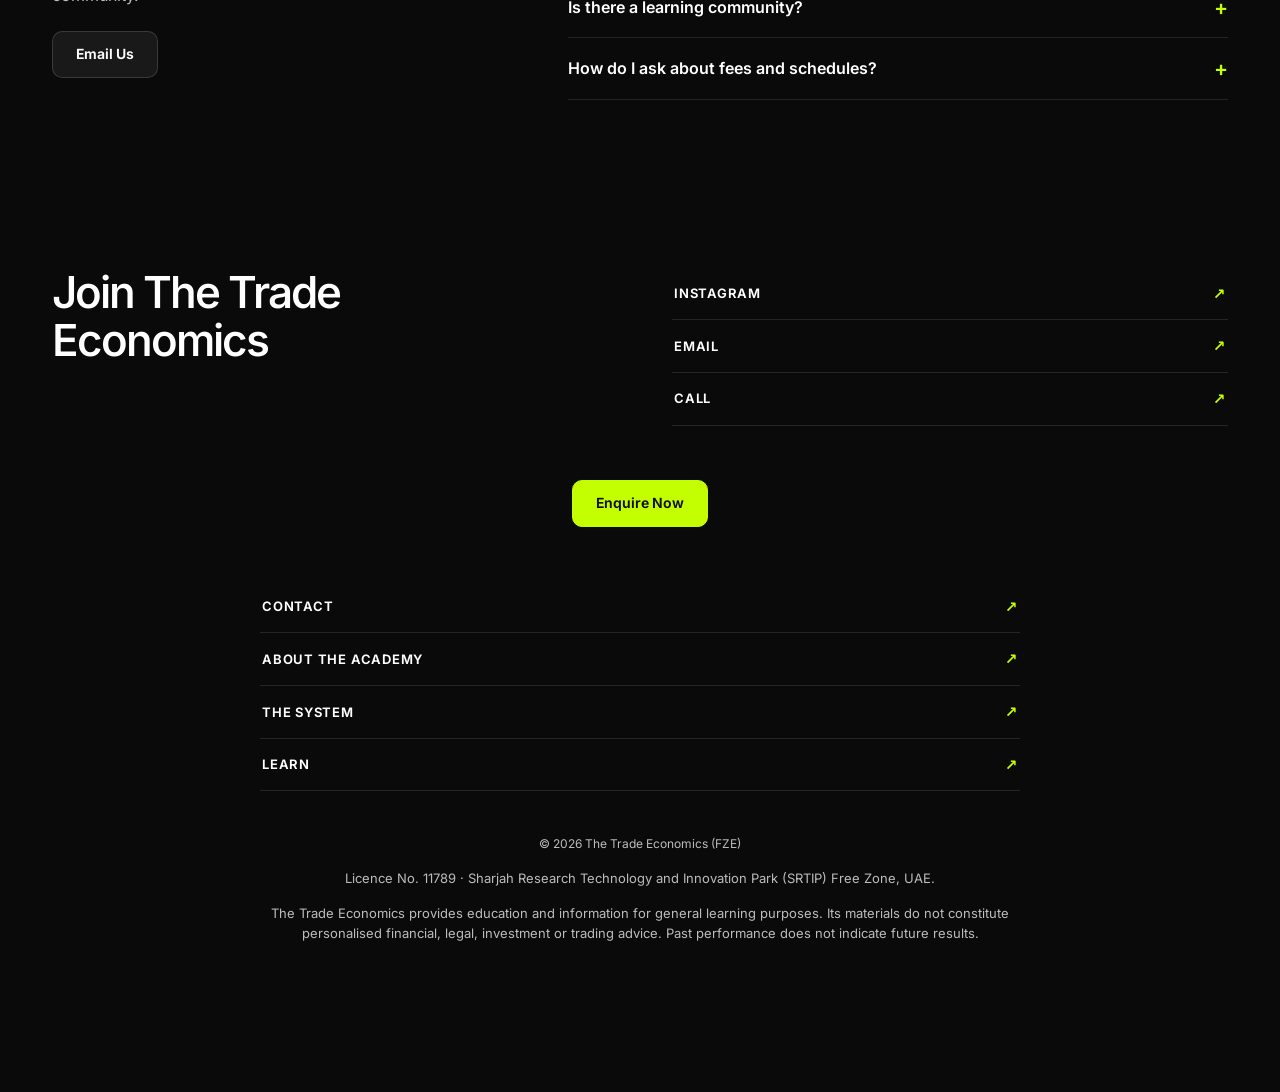
<file: community.html>
<!doctype html>
<html lang="en">
<head>
  <meta charset="utf-8">
  <meta name="viewport" content="width=device-width,initial-scale=1">
  <meta name="description" content="Explore the academy’s peer networks, daily chatrooms and events.">
  <meta name="theme-color" content="#060a14">
  <title>Learning Community | The Trade Economics</title>
  <link rel="icon" href="assets/logo.png" type="image/png">
  <link rel="stylesheet" href="styles.css">
  <link rel="stylesheet" href="theme.css"><script src="script.js" defer></script>
</head>
<body>
  <a class="skip" href="#main">Skip to content</a>
  <header class="topbar">
    <div class="wrap topbar-inner">
      <a href="index.html" class="brand" aria-label="The Trade Economics home"><img src="assets/logo.png" alt="The Trade Economics" width="100" height="84"></a>
      <button class="toggle" type="button" aria-expanded="false" aria-controls="site-nav" aria-label="Open menu"><span></span><span></span><span></span></button>
      <nav id="site-nav" aria-label="Main navigation"><a href="index.html">Academy</a><a href="programmes.html">The System</a><a href="learn.html">Learn</a><a href="community.html" aria-current="page">Community</a><a href="contact.html">Support</a><a href="glossary.html">Glossary</a><a href="enquire.html">Enrol</a><div class="mobile-cta"><a class="button gold" href="enquire.html">Enquire Now</a></div></nav>
      <div class="desktop-cta"><a class="button soft" href="enquire.html">Enquire Now</a></div>
    </div>
  </header>
  <main id="main">
<section class="inner-hero compact-hero"><div class="wrap hero-copy"><div class="ribbon"><span class="tag">Community</span></div><h1>Learn Alongside Other Market Participants</h1><p>The Trade Economics brings learners together through peer networks, discussion and accountability.</p><div class="actions"><a class="button gold" href="mailto:info@thetradeeconomics.com?subject=Community%20enquiry">Ask About the Community</a></div></div></section><section class="wrap section community-inner"><p class="center community-lead">Explore the peer networks, daily chatrooms and shared learning opportunities described by the academy.</p><div class="feature-grid"><article class="panel feature"><span class="corner corner-first" aria-hidden="true"></span><div class="symbol" aria-hidden="true">◎</div><h3>Peer Networks</h3><p>Connect with other learners working through similar market concepts.</p></article><article class="panel feature"><span class="corner corner-first" aria-hidden="true"></span><div class="symbol" aria-hidden="true">☷</div><h3>Daily Chatrooms</h3><p>Take part in ongoing discussions about the concepts covered in the academy.</p></article><article class="panel feature"><span class="corner corner-first" aria-hidden="true"></span><div class="symbol" aria-hidden="true">◇</div><h3>Group Accountability</h3><p>Build consistency by sharing your learning goals and reflecting on your progress with peers.</p></article><article class="panel feature"><span class="corner corner-first" aria-hidden="true"></span><div class="symbol" aria-hidden="true">⌁</div><h3>Collaborative Learning</h3><p>Compare observations and discuss different interpretations of market examples.</p></article><article class="panel feature"><span class="corner corner-first" aria-hidden="true"></span><div class="symbol" aria-hidden="true">↗</div><h3>Events &amp; Meetups</h3><p>Ask the academy about upcoming opportunities to connect with other learners.</p></article><article class="panel feature"><span class="corner corner-first" aria-hidden="true"></span><div class="symbol" aria-hidden="true">↗</div><h3>Mentorship</h3><p>Ask about guided learning and live market application.</p></article></div><div class="center section-action"><a class="button gold" href="mailto:info@thetradeeconomics.com?subject=Community%20enquiry">Ask About the Community</a></div></section><section class="section wrap faq" id="faq"><div><div class="ribbon"><span class="tag">FAQ</span></div><h2>Frequently Asked Questions</h2><p>Ask us about programmes, mentorship or joining the community.</p><a class="button soft" href="mailto:info@thetradeeconomics.com?subject=Programme%20enquiry">Email Us</a></div><div class="disclosures"><details><summary>Do I need trading experience?</summary><p>The Beginner programme starts with financial markets, stocks and market mechanics. You can start without prior trading experience.</p></details><details><summary>What does the Advanced programme cover?</summary><p>It covers trading psychology, an introduction to Nasdaq, charts and candlesticks, price action, indicators, strategy, and risk and trade management.</p></details><details><summary>What is included in Mentorship?</summary><p>Mentorship provides structured guidance from market fundamentals to advanced concepts. It includes live market application and real-time order flow breakdowns.</p></details><details><summary>Is there a learning community?</summary><p>The academy describes peer networks, daily chatrooms, group accountability and events. Contact the academy for current access details.</p></details><details><summary>How do I ask about fees and schedules?</summary><p>Email the academy with the programme you are interested in and a short summary of your experience. The team can explain current fees, availability and next steps.</p></details></div></section>
  </main>
  <footer><div class="wrap replica-footer">
      <div class="foot-grid"><h2>Join The Trade Economics</h2><div>
        <a class="linkrow" href="https://www.instagram.com/thetradeeconomics/">Instagram <span aria-hidden="true">↗</span></a>
        <a class="linkrow" href="mailto:info@thetradeeconomics.com">Email <span aria-hidden="true">↗</span></a>
        <a class="linkrow" href="tel:+971503427388">Call <span aria-hidden="true">↗</span></a>
      </div></div>
      <div class="center foot-cta"><a class="button gold" href="enquire.html">Enquire Now</a></div>
      <nav class="foot-links" aria-label="Footer navigation">
        <a class="linkrow" href="contact.html">Contact <span aria-hidden="true">↗</span></a>
        <a class="linkrow" href="about.html">About the Academy <span aria-hidden="true">↗</span></a>
        <a class="linkrow" href="programmes.html">The System <span aria-hidden="true">↗</span></a>
        <a class="linkrow" href="learn.html">Learn <span aria-hidden="true">↗</span></a>
      </nav>
      <p class="copyright">© 2026 The Trade Economics (FZE)</p><p class="legal">Licence No. 11789 · Sharjah Research Technology and Innovation Park (SRTIP) Free Zone, UAE.</p>
      <p class="legal">The Trade Economics provides education and information for general learning purposes. Its materials do not constitute personalised financial, legal, investment or trading advice. Past performance does not indicate future results.</p>
    
    </div></footer>
<aside class="contact-dock" aria-label="Contact the academy"><a class="dock-call" href="tel:+971503427388"><svg viewbox="0 0 24 24" fill="none" stroke="currentColor" stroke-width="1.8" aria-hidden="true"><path d="M7.2 3.5 4.7 4.8C2 6.2 5.3 12.4 8.4 15.6s9.4 6.5 10.8 3.8l1.3-2.5-4.8-3-1.8 1.8a14.9 14.9 0 0 1-6.1-6.1l1.8-1.8-2.4-4.3Z"></path></svg><span>Call Us</span></a><a class="dock-whatsapp" href="https://wa.me/971503427388" target="_blank" rel="noopener noreferrer"><svg viewbox="0 0 24 24" fill="none" stroke="currentColor" stroke-width="1.8" aria-hidden="true"><path d="M20.8 11.6a8.8 8.8 0 0 1-13 7.8L3 21l1.5-4.7a8.8 8.8 0 1 1 16.3-4.7Z"></path><path d="m8.4 7.5 1.4 2-1 1.2a10.8 10.8 0 0 0 4 3.9l1.2-1 2 1.4c-.2 1.9-1.7 2.1-3.5 1.4-3-1.2-5.7-4-6-6-.2-1.4.4-2.5 1.9-2.9Z"></path></svg><span>WhatsApp</span></a></aside></body>
</html>
</file>
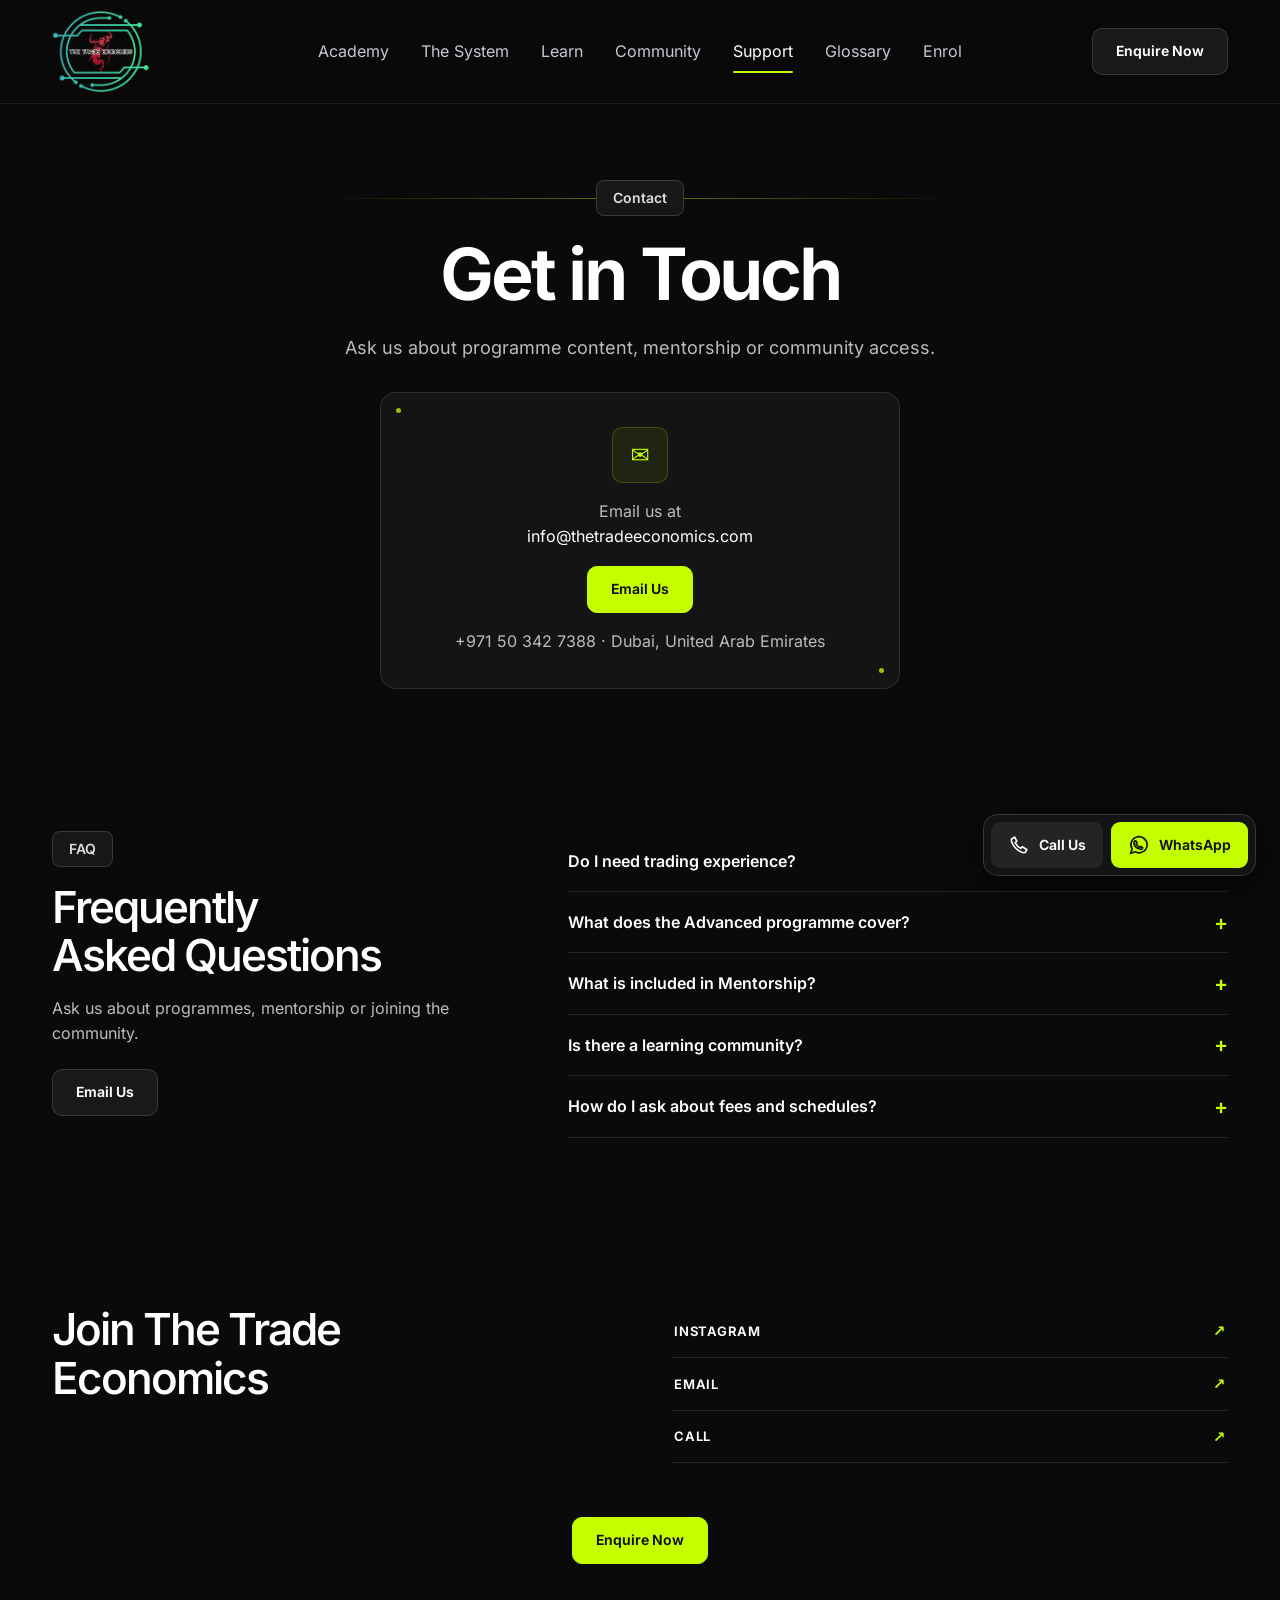
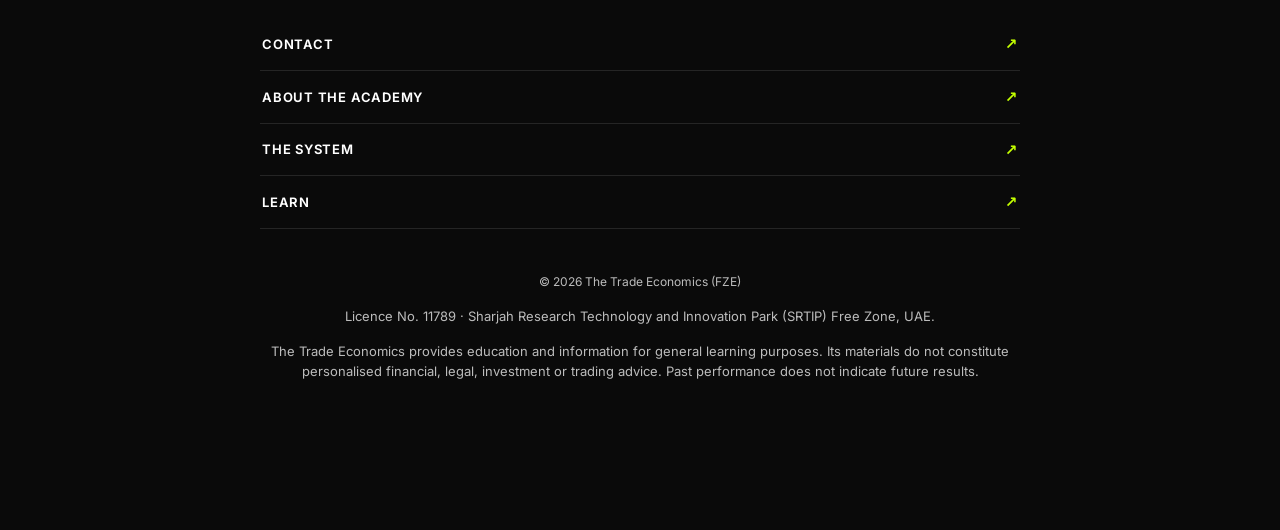
<file: contact.html>
<!doctype html>
<html lang="en">
<head>
  <meta charset="utf-8">
  <meta name="viewport" content="width=device-width,initial-scale=1">
  <meta name="description" content="Contact The Trade Economics in Dubai by email or phone.">
  <meta name="theme-color" content="#060a14">
  <title>Contact | The Trade Economics</title>
  <link rel="icon" href="assets/logo.png" type="image/png">
  <link rel="stylesheet" href="styles.css">
  <link rel="stylesheet" href="theme.css"><script src="script.js" defer></script>
</head>
<body>
  <a class="skip" href="#main">Skip to content</a>
  <header class="topbar">
    <div class="wrap topbar-inner">
      <a href="index.html" class="brand" aria-label="The Trade Economics home"><img src="assets/logo.png" alt="The Trade Economics" width="100" height="84"></a>
      <button class="toggle" type="button" aria-expanded="false" aria-controls="site-nav" aria-label="Open menu"><span></span><span></span><span></span></button>
      <nav id="site-nav" aria-label="Main navigation"><a href="index.html">Academy</a><a href="programmes.html">The System</a><a href="learn.html">Learn</a><a href="community.html">Community</a><a href="contact.html" aria-current="page">Support</a><a href="glossary.html">Glossary</a><a href="enquire.html">Enrol</a><div class="mobile-cta"><a class="button gold" href="enquire.html">Enquire Now</a></div></nav>
      <div class="desktop-cta"><a class="button soft" href="enquire.html">Enquire Now</a></div>
    </div>
  </header>
  <main id="main">
<section class="inner-hero compact-hero"><div class="wrap hero-copy"><div class="ribbon"><span class="tag">Contact</span></div><h1>Get in Touch</h1><p>Ask us about programme content, mentorship or community access.</p><div class="panel support-card"><i class="corner corner-first" aria-hidden="true"></i><i class="corner corner-last" aria-hidden="true"></i><span class="symbol" aria-hidden="true">✉</span><div><p>Email us at</p><a href="mailto:info@thetradeeconomics.com">info@thetradeeconomics.com</a></div><a class="button gold" href="mailto:info@thetradeeconomics.com">Email Us</a><p><a href="tel:+971503427388">+971 50 342 7388</a> · Dubai, United Arab Emirates</p></div></div></section><section class="section wrap faq" id="faq"><div><div class="ribbon"><span class="tag">FAQ</span></div><h2>Frequently Asked Questions</h2><p>Ask us about programmes, mentorship or joining the community.</p><a class="button soft" href="mailto:info@thetradeeconomics.com?subject=Programme%20enquiry">Email Us</a></div><div class="disclosures"><details><summary>Do I need trading experience?</summary><p>The Beginner programme starts with financial markets, stocks and market mechanics. You can start without prior trading experience.</p></details><details><summary>What does the Advanced programme cover?</summary><p>It covers trading psychology, an introduction to Nasdaq, charts and candlesticks, price action, indicators, strategy, and risk and trade management.</p></details><details><summary>What is included in Mentorship?</summary><p>Mentorship provides structured guidance from market fundamentals to advanced concepts. It includes live market application and real-time order flow breakdowns.</p></details><details><summary>Is there a learning community?</summary><p>The academy describes peer networks, daily chatrooms, group accountability and events. Contact the academy for current access details.</p></details><details><summary>How do I ask about fees and schedules?</summary><p>Email the academy with the programme you are interested in and a short summary of your experience. The team can explain current fees, availability and next steps.</p></details></div></section>
  </main>
  <footer><div class="wrap replica-footer">
      <div class="foot-grid"><h2>Join The Trade Economics</h2><div>
        <a class="linkrow" href="https://www.instagram.com/thetradeeconomics/">Instagram <span aria-hidden="true">↗</span></a>
        <a class="linkrow" href="mailto:info@thetradeeconomics.com">Email <span aria-hidden="true">↗</span></a>
        <a class="linkrow" href="tel:+971503427388">Call <span aria-hidden="true">↗</span></a>
      </div></div>
      <div class="center foot-cta"><a class="button gold" href="enquire.html">Enquire Now</a></div>
      <nav class="foot-links" aria-label="Footer navigation">
        <a class="linkrow" href="contact.html">Contact <span aria-hidden="true">↗</span></a>
        <a class="linkrow" href="about.html">About the Academy <span aria-hidden="true">↗</span></a>
        <a class="linkrow" href="programmes.html">The System <span aria-hidden="true">↗</span></a>
        <a class="linkrow" href="learn.html">Learn <span aria-hidden="true">↗</span></a>
      </nav>
      <p class="copyright">© 2026 The Trade Economics (FZE)</p><p class="legal">Licence No. 11789 · Sharjah Research Technology and Innovation Park (SRTIP) Free Zone, UAE.</p>
      <p class="legal">The Trade Economics provides education and information for general learning purposes. Its materials do not constitute personalised financial, legal, investment or trading advice. Past performance does not indicate future results.</p>
    
    </div></footer>
<aside class="contact-dock" aria-label="Contact the academy"><a class="dock-call" href="tel:+971503427388"><svg viewbox="0 0 24 24" fill="none" stroke="currentColor" stroke-width="1.8" aria-hidden="true"><path d="M7.2 3.5 4.7 4.8C2 6.2 5.3 12.4 8.4 15.6s9.4 6.5 10.8 3.8l1.3-2.5-4.8-3-1.8 1.8a14.9 14.9 0 0 1-6.1-6.1l1.8-1.8-2.4-4.3Z"></path></svg><span>Call Us</span></a><a class="dock-whatsapp" href="https://wa.me/971503427388" target="_blank" rel="noopener noreferrer"><svg viewbox="0 0 24 24" fill="none" stroke="currentColor" stroke-width="1.8" aria-hidden="true"><path d="M20.8 11.6a8.8 8.8 0 0 1-13 7.8L3 21l1.5-4.7a8.8 8.8 0 1 1 16.3-4.7Z"></path><path d="m8.4 7.5 1.4 2-1 1.2a10.8 10.8 0 0 0 4 3.9l1.2-1 2 1.4c-.2 1.9-1.7 2.1-3.5 1.4-3-1.2-5.7-4-6-6-.2-1.4.4-2.5 1.9-2.9Z"></path></svg><span>WhatsApp</span></a></aside></body>
</html>
</file>
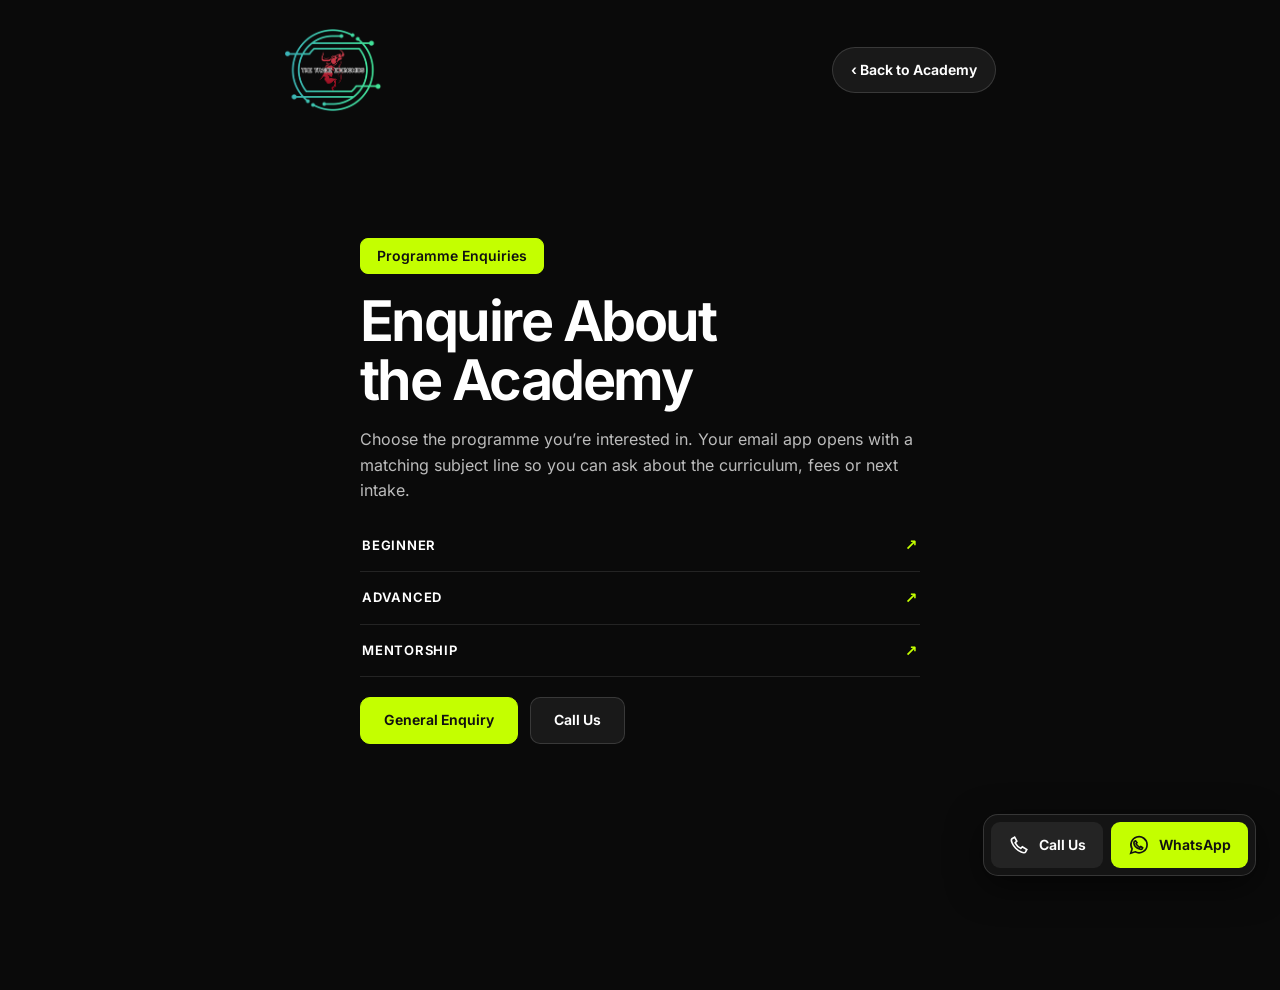
<file: enquire.html>
<!doctype html>
<html lang="en">
<head>
  <meta charset="utf-8">
  <meta name="viewport" content="width=device-width,initial-scale=1">
  <meta name="description" content="Ask The Trade Economics about programme availability, fees and enrolment.">
  <meta name="theme-color" content="#060a14">
  <title>Enquire About Enrolment | The Trade Economics</title>
  <link rel="icon" href="assets/logo.png" type="image/png">
  <link rel="stylesheet" href="styles.css">
  <link rel="stylesheet" href="theme.css"><script src="script.js" defer></script>
</head>
<body class="application-page">
  <a class="skip" href="#main">Skip to content</a>
  <header class="application-header"><a class="brand" href="index.html"><img src="assets/logo.png" width="100" height="84" alt="The Trade Economics home"></a><a class="ghost-button" href="index.html">‹ Back to Academy</a></header><main id="main"><section class="application-content">
<div class="ribbon"><span class="tag gold">Programme Enquiries</span></div><h1>Enquire About the Academy</h1><p>Choose the programme you’re interested in. Your email app opens with a matching subject line so you can ask about the curriculum, fees or next intake.</p>
<div class="apply-options"><a class="linkrow" href="mailto:info@thetradeeconomics.com?subject=Beginner%20programme%20enquiry">Beginner <span aria-hidden="true">↗</span></a><a class="linkrow" href="mailto:info@thetradeeconomics.com?subject=Advanced%20programme%20enquiry">Advanced <span aria-hidden="true">↗</span></a><a class="linkrow" href="mailto:info@thetradeeconomics.com?subject=Mentorship%20programme%20enquiry">Mentorship <span aria-hidden="true">↗</span></a></div>
<div class="actions"><a class="button gold" href="mailto:info@thetradeeconomics.com?subject=Academy%20enquiry">General Enquiry</a><a class="button soft" href="tel:+971503427388">Call Us</a></div>
</section></main>
  
<aside class="contact-dock" aria-label="Contact the academy"><a class="dock-call" href="tel:+971503427388"><svg viewbox="0 0 24 24" fill="none" stroke="currentColor" stroke-width="1.8" aria-hidden="true"><path d="M7.2 3.5 4.7 4.8C2 6.2 5.3 12.4 8.4 15.6s9.4 6.5 10.8 3.8l1.3-2.5-4.8-3-1.8 1.8a14.9 14.9 0 0 1-6.1-6.1l1.8-1.8-2.4-4.3Z"></path></svg><span>Call Us</span></a><a class="dock-whatsapp" href="https://wa.me/971503427388" target="_blank" rel="noopener noreferrer"><svg viewbox="0 0 24 24" fill="none" stroke="currentColor" stroke-width="1.8" aria-hidden="true"><path d="M20.8 11.6a8.8 8.8 0 0 1-13 7.8L3 21l1.5-4.7a8.8 8.8 0 1 1 16.3-4.7Z"></path><path d="m8.4 7.5 1.4 2-1 1.2a10.8 10.8 0 0 0 4 3.9l1.2-1 2 1.4c-.2 1.9-1.7 2.1-3.5 1.4-3-1.2-5.7-4-6-6-.2-1.4.4-2.5 1.9-2.9Z"></path></svg><span>WhatsApp</span></a></aside></body>
</html>
</file>
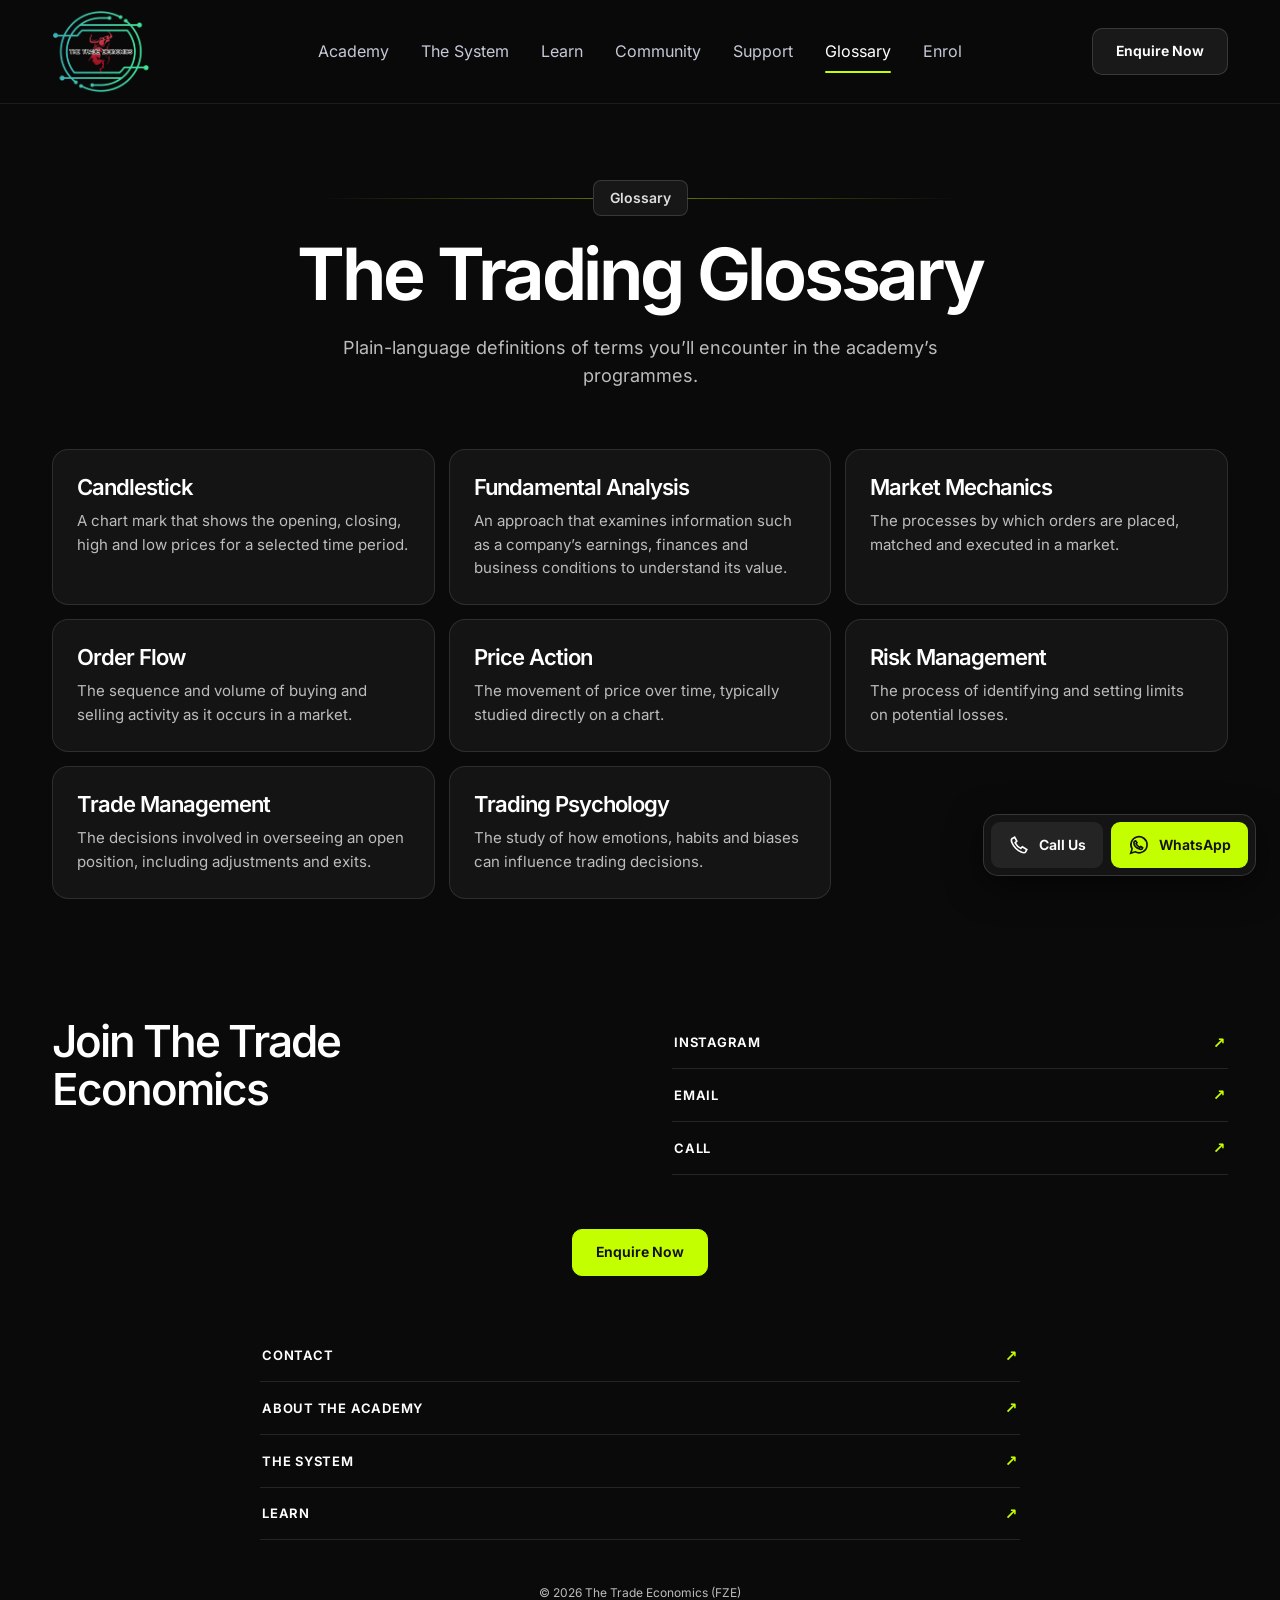
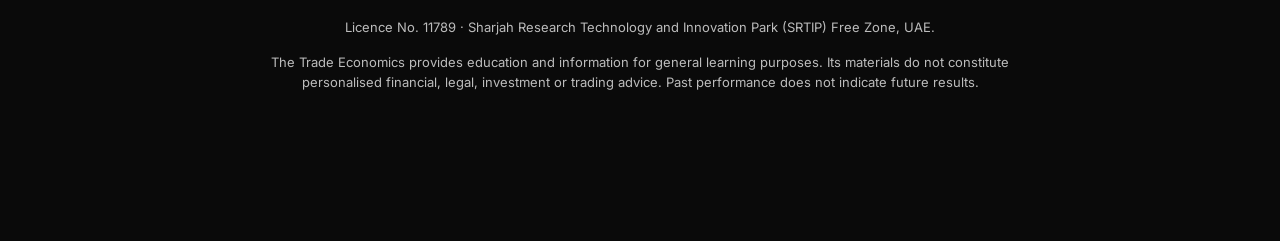
<file: glossary.html>
<!doctype html>
<html lang="en">
<head>
  <meta charset="utf-8">
  <meta name="viewport" content="width=device-width,initial-scale=1">
  <meta name="description" content="Plain-language definitions of key terms taught by The Trade Economics.">
  <meta name="theme-color" content="#060a14">
  <title>Trading Glossary | The Trade Economics</title>
  <link rel="icon" href="assets/logo.png" type="image/png">
  <link rel="stylesheet" href="styles.css">
  <link rel="stylesheet" href="theme.css"><script src="script.js" defer></script>
</head>
<body>
  <a class="skip" href="#main">Skip to content</a>
  <header class="topbar">
    <div class="wrap topbar-inner">
      <a href="index.html" class="brand" aria-label="The Trade Economics home"><img src="assets/logo.png" alt="The Trade Economics" width="100" height="84"></a>
      <button class="toggle" type="button" aria-expanded="false" aria-controls="site-nav" aria-label="Open menu"><span></span><span></span><span></span></button>
      <nav id="site-nav" aria-label="Main navigation"><a href="index.html">Academy</a><a href="programmes.html">The System</a><a href="learn.html">Learn</a><a href="community.html">Community</a><a href="contact.html">Support</a><a href="glossary.html" aria-current="page">Glossary</a><a href="enquire.html">Enrol</a><div class="mobile-cta"><a class="button gold" href="enquire.html">Enquire Now</a></div></nav>
      <div class="desktop-cta"><a class="button soft" href="enquire.html">Enquire Now</a></div>
    </div>
  </header>
  <main id="main">
<section class="inner-hero compact-hero"><div class="wrap hero-copy"><div class="ribbon"><span class="tag">Glossary</span></div><h1>The Trading Glossary</h1><p>Plain-language definitions of terms you’ll encounter in the academy’s programmes.</p></div></section><section class="wrap section resource-section"><div class="resource-grid"><article class="panel guide-card"><h3>Candlestick</h3><p>A chart mark that shows the opening, closing, high and low prices for a selected time period.</p></article><article class="panel guide-card"><h3>Fundamental Analysis</h3><p>An approach that examines information such as a company’s earnings, finances and business conditions to understand its value.</p></article><article class="panel guide-card"><h3>Market Mechanics</h3><p>The processes by which orders are placed, matched and executed in a market.</p></article><article class="panel guide-card"><h3>Order Flow</h3><p>The sequence and volume of buying and selling activity as it occurs in a market.</p></article><article class="panel guide-card"><h3>Price Action</h3><p>The movement of price over time, typically studied directly on a chart.</p></article><article class="panel guide-card"><h3>Risk Management</h3><p>The process of identifying and setting limits on potential losses.</p></article><article class="panel guide-card"><h3>Trade Management</h3><p>The decisions involved in overseeing an open position, including adjustments and exits.</p></article><article class="panel guide-card"><h3>Trading Psychology</h3><p>The study of how emotions, habits and biases can influence trading decisions.</p></article></div></section>
  </main>
  <footer><div class="wrap replica-footer">
      <div class="foot-grid"><h2>Join The Trade Economics</h2><div>
        <a class="linkrow" href="https://www.instagram.com/thetradeeconomics/">Instagram <span aria-hidden="true">↗</span></a>
        <a class="linkrow" href="mailto:info@thetradeeconomics.com">Email <span aria-hidden="true">↗</span></a>
        <a class="linkrow" href="tel:+971503427388">Call <span aria-hidden="true">↗</span></a>
      </div></div>
      <div class="center foot-cta"><a class="button gold" href="enquire.html">Enquire Now</a></div>
      <nav class="foot-links" aria-label="Footer navigation">
        <a class="linkrow" href="contact.html">Contact <span aria-hidden="true">↗</span></a>
        <a class="linkrow" href="about.html">About the Academy <span aria-hidden="true">↗</span></a>
        <a class="linkrow" href="programmes.html">The System <span aria-hidden="true">↗</span></a>
        <a class="linkrow" href="learn.html">Learn <span aria-hidden="true">↗</span></a>
      </nav>
      <p class="copyright">© 2026 The Trade Economics (FZE)</p><p class="legal">Licence No. 11789 · Sharjah Research Technology and Innovation Park (SRTIP) Free Zone, UAE.</p>
      <p class="legal">The Trade Economics provides education and information for general learning purposes. Its materials do not constitute personalised financial, legal, investment or trading advice. Past performance does not indicate future results.</p>
    
    </div></footer>
<aside class="contact-dock" aria-label="Contact the academy"><a class="dock-call" href="tel:+971503427388"><svg viewbox="0 0 24 24" fill="none" stroke="currentColor" stroke-width="1.8" aria-hidden="true"><path d="M7.2 3.5 4.7 4.8C2 6.2 5.3 12.4 8.4 15.6s9.4 6.5 10.8 3.8l1.3-2.5-4.8-3-1.8 1.8a14.9 14.9 0 0 1-6.1-6.1l1.8-1.8-2.4-4.3Z"></path></svg><span>Call Us</span></a><a class="dock-whatsapp" href="https://wa.me/971503427388" target="_blank" rel="noopener noreferrer"><svg viewbox="0 0 24 24" fill="none" stroke="currentColor" stroke-width="1.8" aria-hidden="true"><path d="M20.8 11.6a8.8 8.8 0 0 1-13 7.8L3 21l1.5-4.7a8.8 8.8 0 1 1 16.3-4.7Z"></path><path d="m8.4 7.5 1.4 2-1 1.2a10.8 10.8 0 0 0 4 3.9l1.2-1 2 1.4c-.2 1.9-1.7 2.1-3.5 1.4-3-1.2-5.7-4-6-6-.2-1.4.4-2.5 1.9-2.9Z"></path></svg><span>WhatsApp</span></a></aside></body>
</html>
</file>
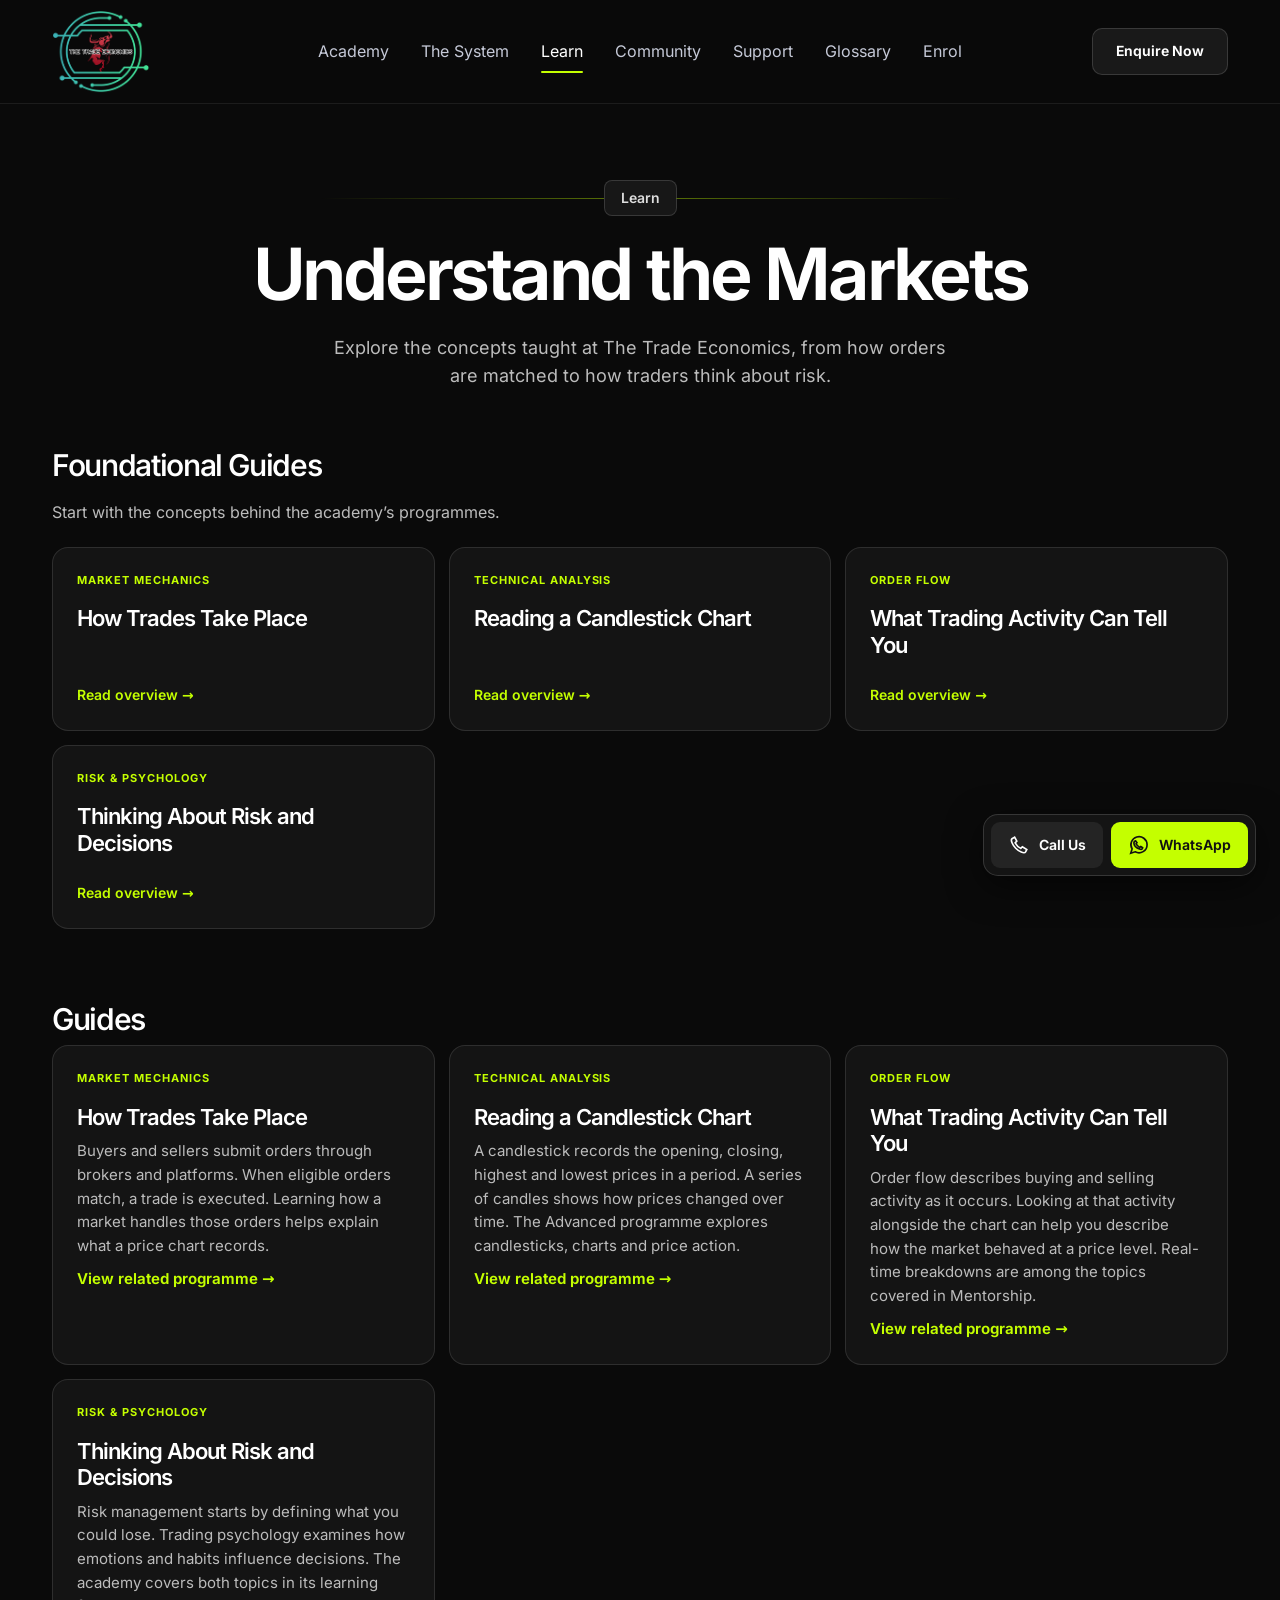
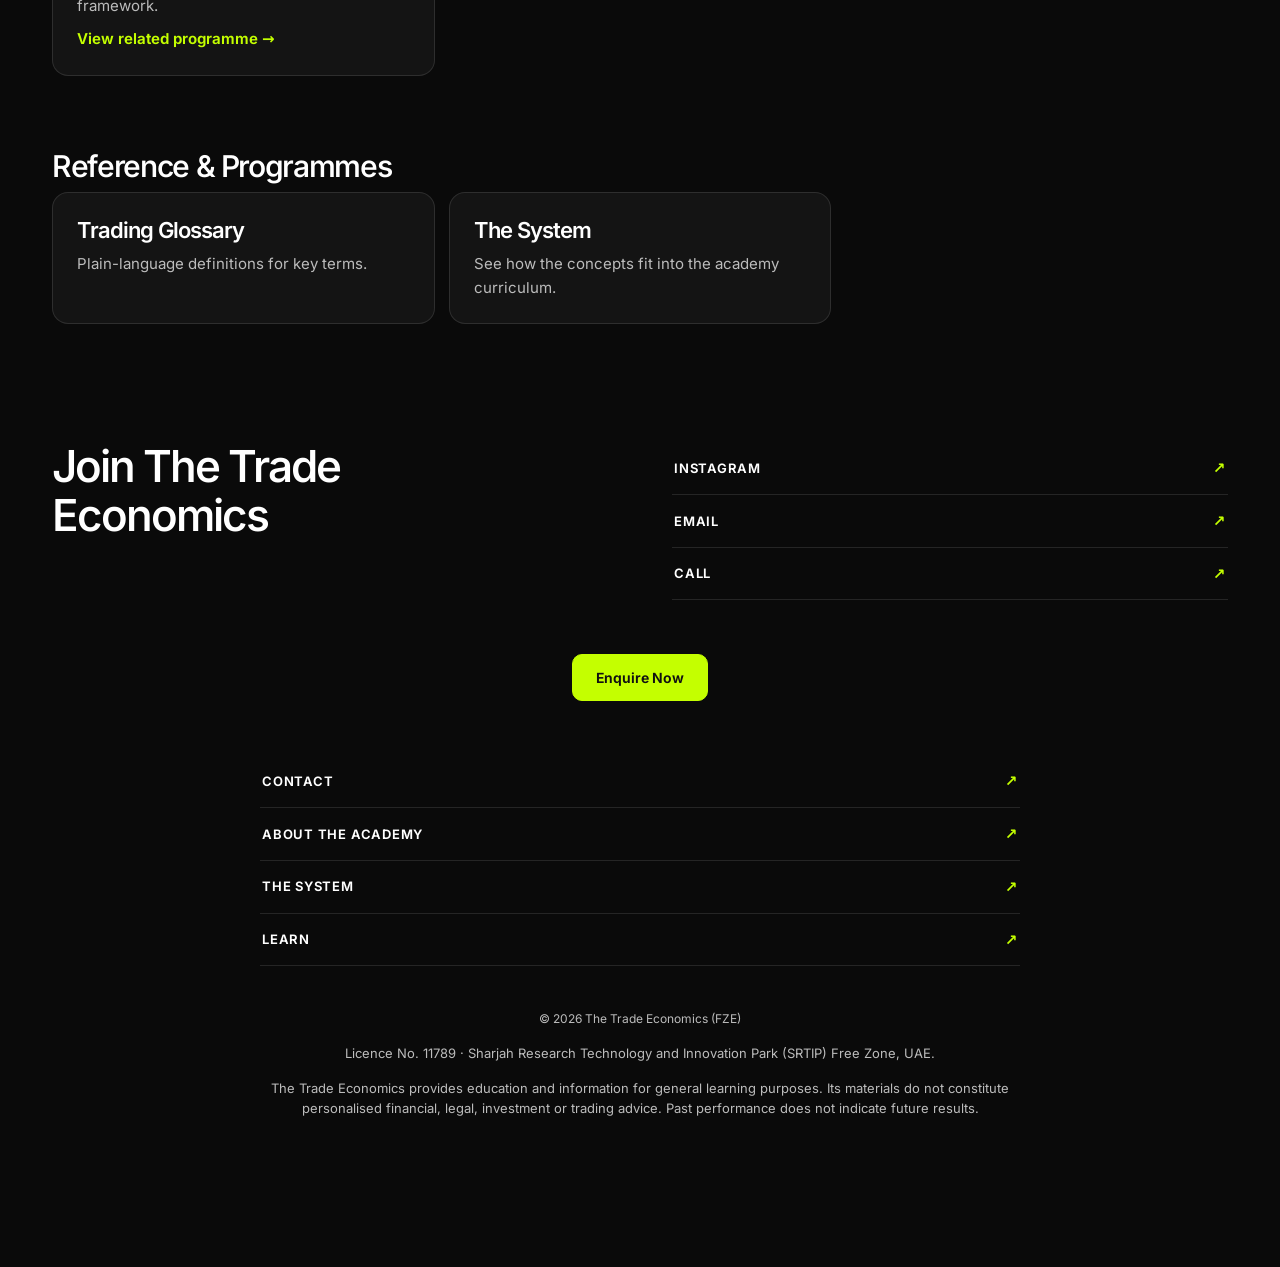
<file: learn.html>
<!doctype html>
<html lang="en">
<head>
  <meta charset="utf-8">
  <meta name="viewport" content="width=device-width,initial-scale=1">
  <meta name="description" content="Explore the financial market concepts covered at The Trade Economics.">
  <meta name="theme-color" content="#060a14">
  <title>Learn | The Trade Economics</title>
  <link rel="icon" href="assets/logo.png" type="image/png">
  <link rel="stylesheet" href="styles.css">
  <link rel="stylesheet" href="theme.css"><script src="script.js" defer></script>
</head>
<body>
  <a class="skip" href="#main">Skip to content</a>
  <header class="topbar">
    <div class="wrap topbar-inner">
      <a href="index.html" class="brand" aria-label="The Trade Economics home"><img src="assets/logo.png" alt="The Trade Economics" width="100" height="84"></a>
      <button class="toggle" type="button" aria-expanded="false" aria-controls="site-nav" aria-label="Open menu"><span></span><span></span><span></span></button>
      <nav id="site-nav" aria-label="Main navigation"><a href="index.html">Academy</a><a href="programmes.html">The System</a><a href="learn.html" aria-current="page">Learn</a><a href="community.html">Community</a><a href="contact.html">Support</a><a href="glossary.html">Glossary</a><a href="enquire.html">Enrol</a><div class="mobile-cta"><a class="button gold" href="enquire.html">Enquire Now</a></div></nav>
      <div class="desktop-cta"><a class="button soft" href="enquire.html">Enquire Now</a></div>
    </div>
  </header>
  <main id="main"><section class="inner-hero compact-hero"><div class="wrap hero-copy"><div class="ribbon"><span class="tag">Learn</span></div><h1>Understand the Markets</h1><p>Explore the concepts taught at The Trade Economics, from how orders are matched to how traders think about risk.</p></div></section>
<section class="wrap section resource-section"><h2>Foundational Guides</h2><p>Start with the concepts behind the academy’s programmes.</p><div class="resource-grid"><a class="panel guide-card" href="#market-mechanics"><span class="kicker">Market Mechanics</span><h3>How Trades Take Place</h3><span class="card-link">Read overview →</span></a><a class="panel guide-card" href="#chart-reading"><span class="kicker">Technical Analysis</span><h3>Reading a Candlestick Chart</h3><span class="card-link">Read overview →</span></a><a class="panel guide-card" href="#order-flow"><span class="kicker">Order Flow</span><h3>What Trading Activity Can Tell You</h3><span class="card-link">Read overview →</span></a><a class="panel guide-card" href="#risk"><span class="kicker">Risk &amp; Psychology</span><h3>Thinking About Risk and Decisions</h3><span class="card-link">Read overview →</span></a></div></section>
<section class="wrap section resource-section"><h2>Guides</h2><div class="resource-grid"><article class="panel guide-card" id="market-mechanics"><span class="kicker">Market Mechanics</span><h3>How Trades Take Place</h3><p>Buyers and sellers submit orders through brokers and platforms. When eligible orders match, a trade is executed. Learning how a market handles those orders helps explain what a price chart records.</p><a class="text-arrow" href="programmes.html#beginner">View related programme →</a></article><article class="panel guide-card" id="chart-reading"><span class="kicker">Technical Analysis</span><h3>Reading a Candlestick Chart</h3><p>A candlestick records the opening, closing, highest and lowest prices in a period. A series of candles shows how prices changed over time. The Advanced programme explores candlesticks, charts and price action.</p><a class="text-arrow" href="programmes.html#advanced">View related programme →</a></article><article class="panel guide-card" id="order-flow"><span class="kicker">Order Flow</span><h3>What Trading Activity Can Tell You</h3><p>Order flow describes buying and selling activity as it occurs. Looking at that activity alongside the chart can help you describe how the market behaved at a price level. Real-time breakdowns are among the topics covered in Mentorship.</p><a class="text-arrow" href="programmes.html#mentorship">View related programme →</a></article><article class="panel guide-card" id="risk"><span class="kicker">Risk &amp; Psychology</span><h3>Thinking About Risk and Decisions</h3><p>Risk management starts by defining what you could lose. Trading psychology examines how emotions and habits influence decisions. The academy covers both topics in its learning framework.</p><a class="text-arrow" href="programmes.html#advanced">View related programme →</a></article></div></section>
<section class="wrap section resource-section"><h2>Reference &amp; Programmes</h2><div class="resource-grid"><a class="panel guide-card" href="glossary.html"><h3>Trading Glossary</h3><p>Plain-language definitions for key terms.</p></a><a class="panel guide-card" href="programmes.html"><h3>The System</h3><p>See how the concepts fit into the academy curriculum.</p></a></div></section>
</main>
  <footer><div class="wrap replica-footer">
      <div class="foot-grid"><h2>Join The Trade Economics</h2><div>
        <a class="linkrow" href="https://www.instagram.com/thetradeeconomics/">Instagram <span aria-hidden="true">↗</span></a>
        <a class="linkrow" href="mailto:info@thetradeeconomics.com">Email <span aria-hidden="true">↗</span></a>
        <a class="linkrow" href="tel:+971503427388">Call <span aria-hidden="true">↗</span></a>
      </div></div>
      <div class="center foot-cta"><a class="button gold" href="enquire.html">Enquire Now</a></div>
      <nav class="foot-links" aria-label="Footer navigation">
        <a class="linkrow" href="contact.html">Contact <span aria-hidden="true">↗</span></a>
        <a class="linkrow" href="about.html">About the Academy <span aria-hidden="true">↗</span></a>
        <a class="linkrow" href="programmes.html">The System <span aria-hidden="true">↗</span></a>
        <a class="linkrow" href="learn.html">Learn <span aria-hidden="true">↗</span></a>
      </nav>
      <p class="copyright">© 2026 The Trade Economics (FZE)</p><p class="legal">Licence No. 11789 · Sharjah Research Technology and Innovation Park (SRTIP) Free Zone, UAE.</p>
      <p class="legal">The Trade Economics provides education and information for general learning purposes. Its materials do not constitute personalised financial, legal, investment or trading advice. Past performance does not indicate future results.</p>
    
    </div></footer>
<aside class="contact-dock" aria-label="Contact the academy"><a class="dock-call" href="tel:+971503427388"><svg viewbox="0 0 24 24" fill="none" stroke="currentColor" stroke-width="1.8" aria-hidden="true"><path d="M7.2 3.5 4.7 4.8C2 6.2 5.3 12.4 8.4 15.6s9.4 6.5 10.8 3.8l1.3-2.5-4.8-3-1.8 1.8a14.9 14.9 0 0 1-6.1-6.1l1.8-1.8-2.4-4.3Z"></path></svg><span>Call Us</span></a><a class="dock-whatsapp" href="https://wa.me/971503427388" target="_blank" rel="noopener noreferrer"><svg viewbox="0 0 24 24" fill="none" stroke="currentColor" stroke-width="1.8" aria-hidden="true"><path d="M20.8 11.6a8.8 8.8 0 0 1-13 7.8L3 21l1.5-4.7a8.8 8.8 0 1 1 16.3-4.7Z"></path><path d="m8.4 7.5 1.4 2-1 1.2a10.8 10.8 0 0 0 4 3.9l1.2-1 2 1.4c-.2 1.9-1.7 2.1-3.5 1.4-3-1.2-5.7-4-6-6-.2-1.4.4-2.5 1.9-2.9Z"></path></svg><span>WhatsApp</span></a></aside></body>
</html>
</file>
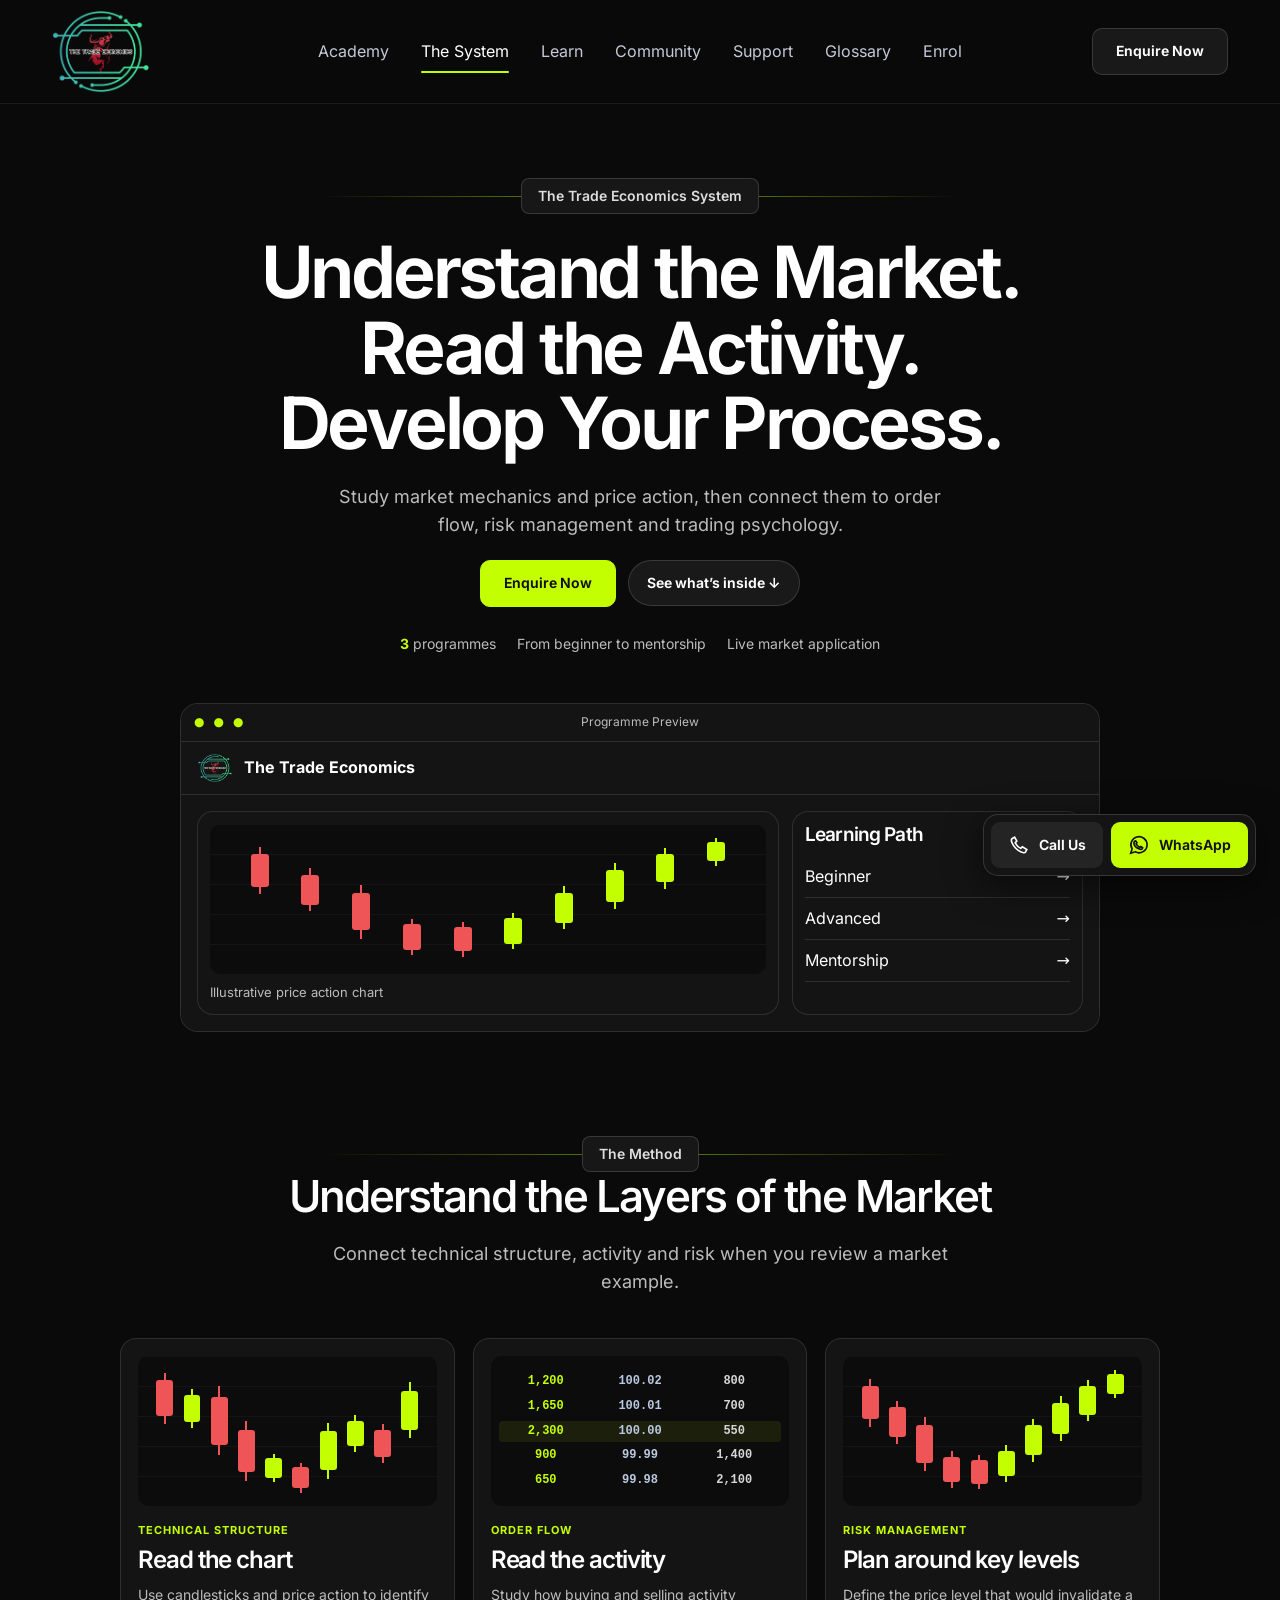
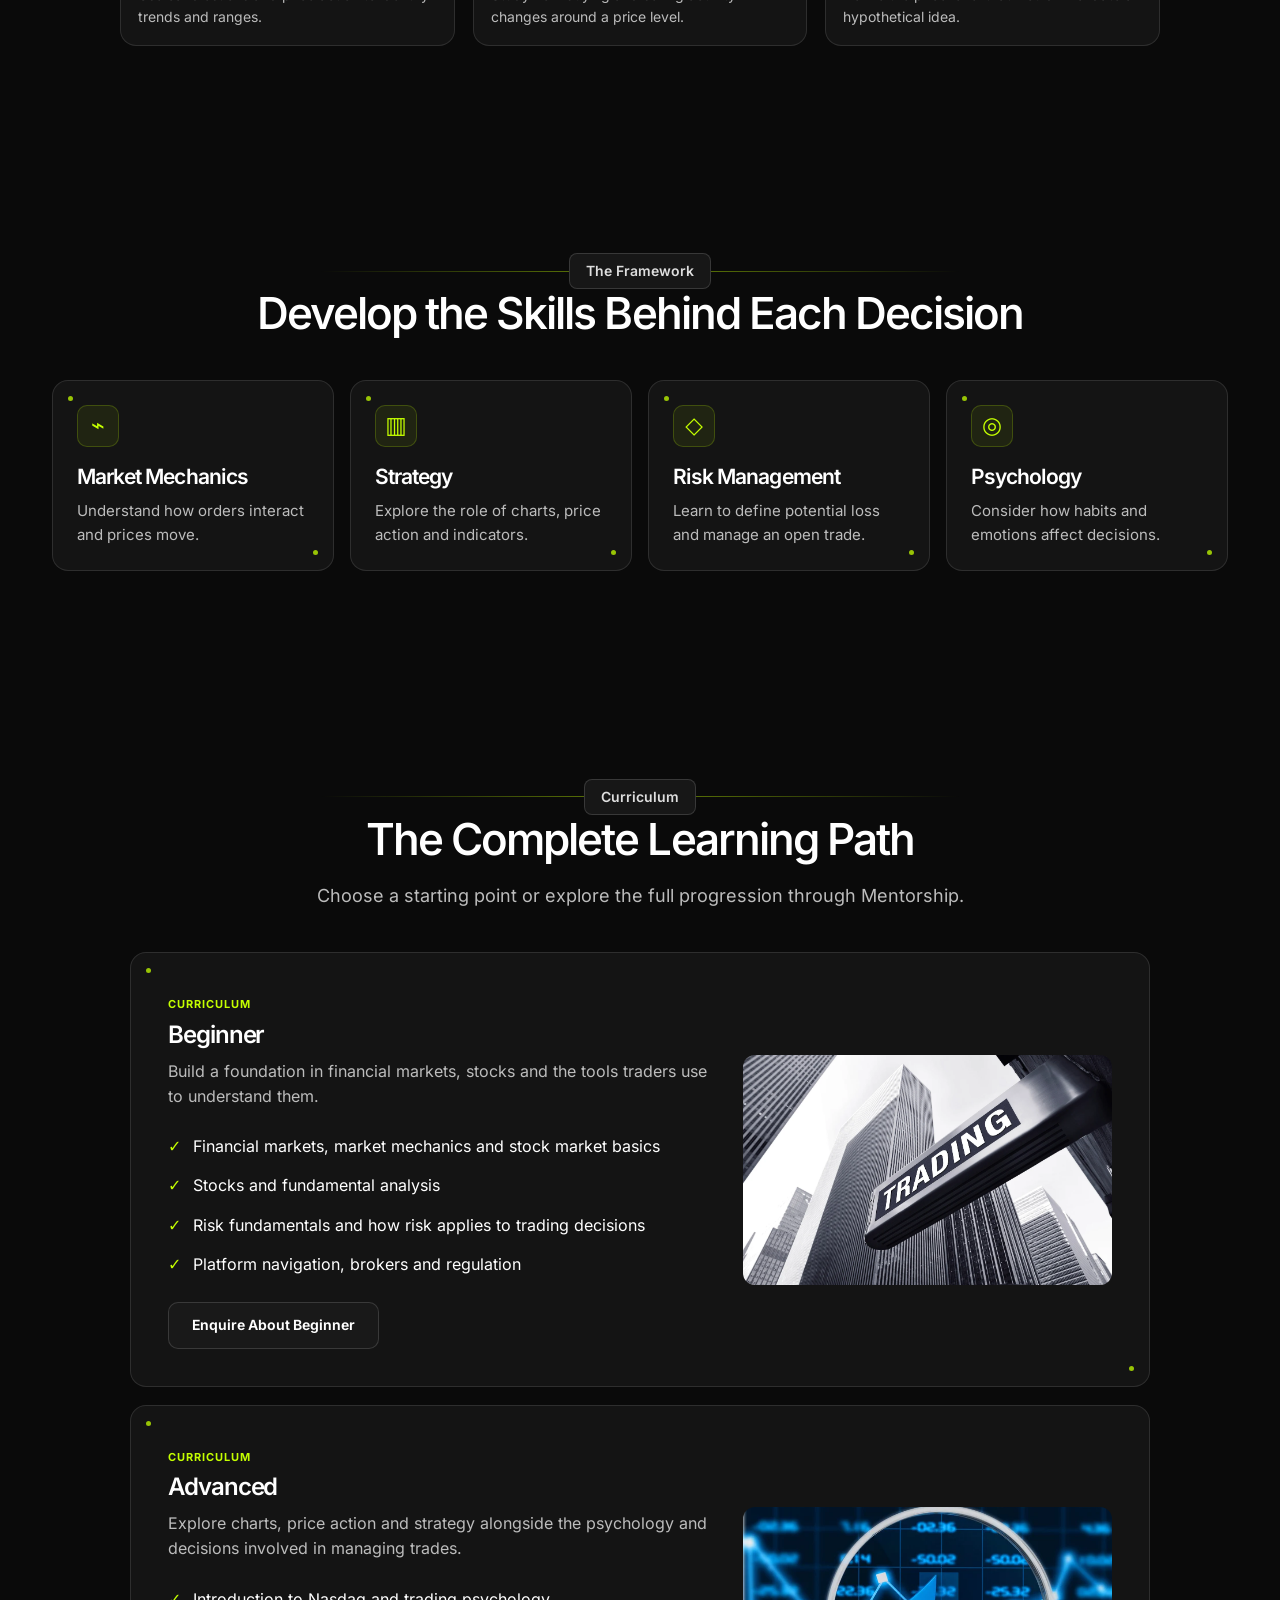
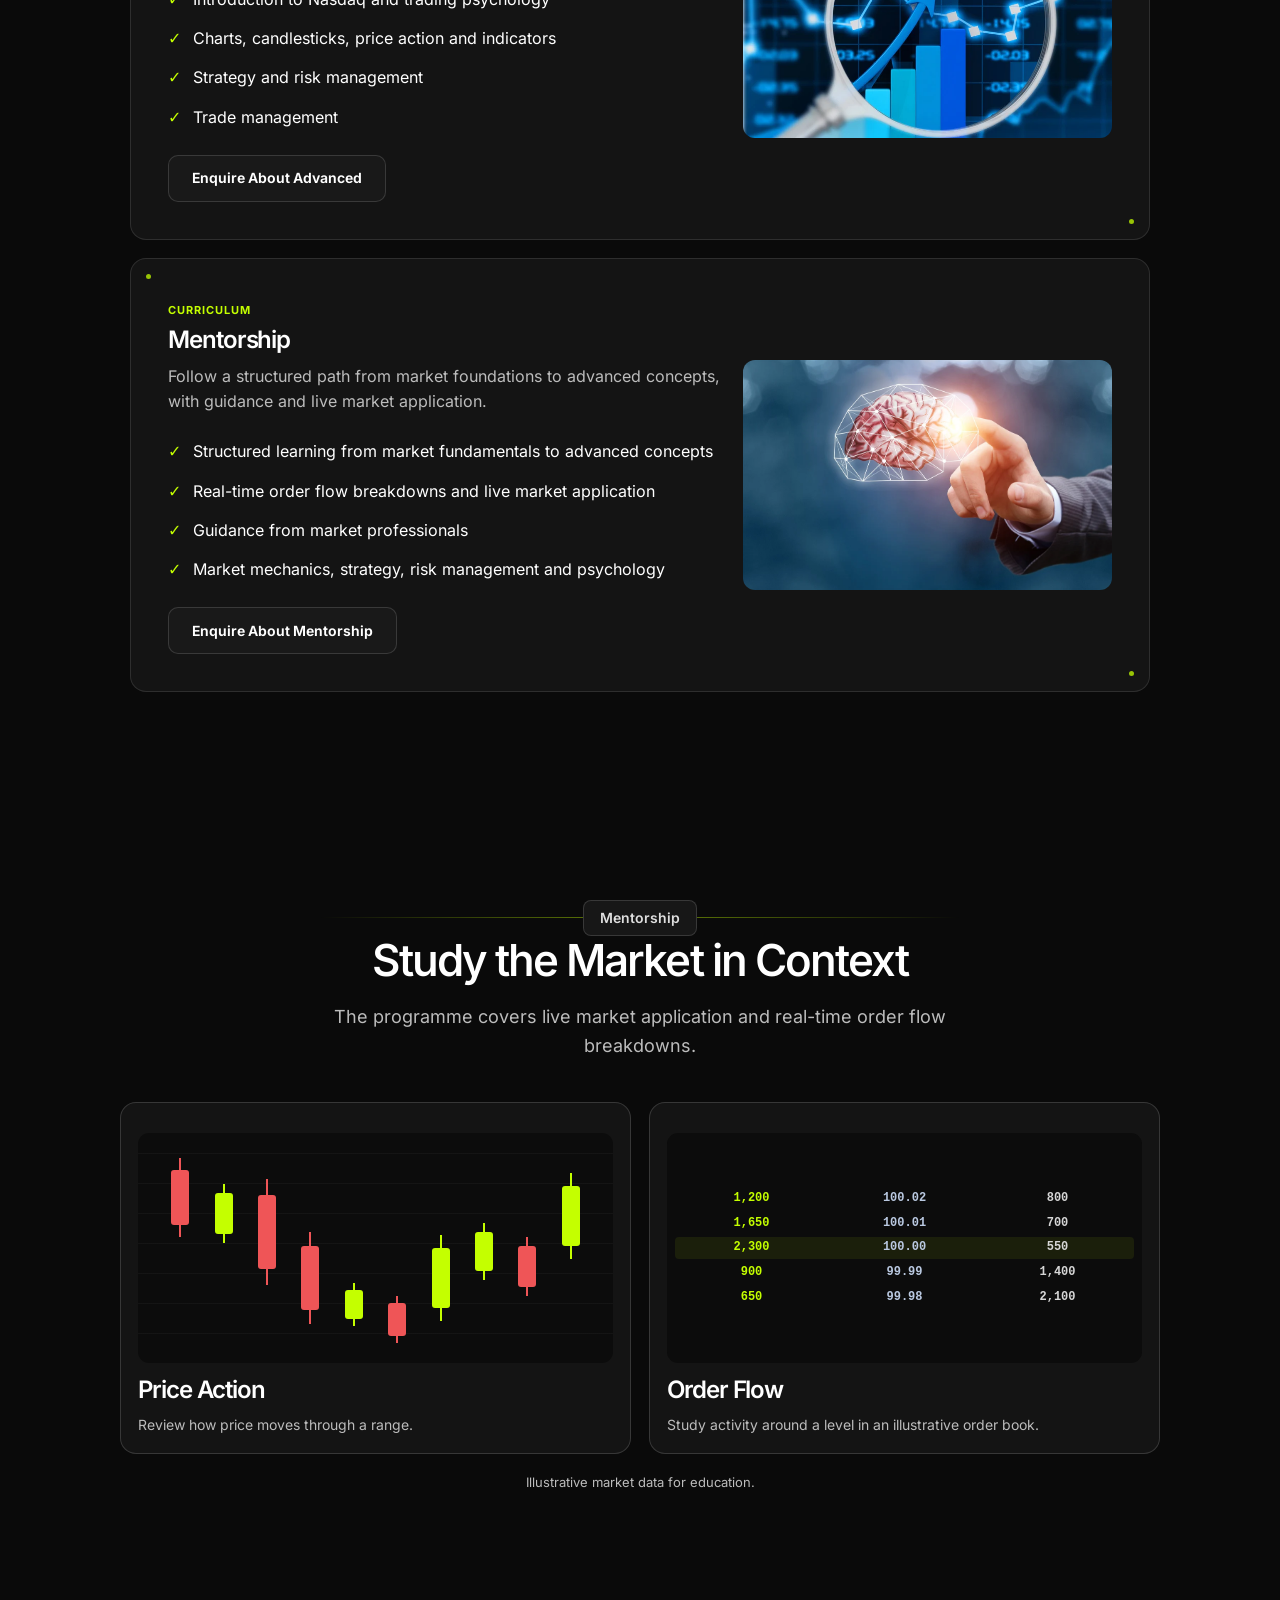
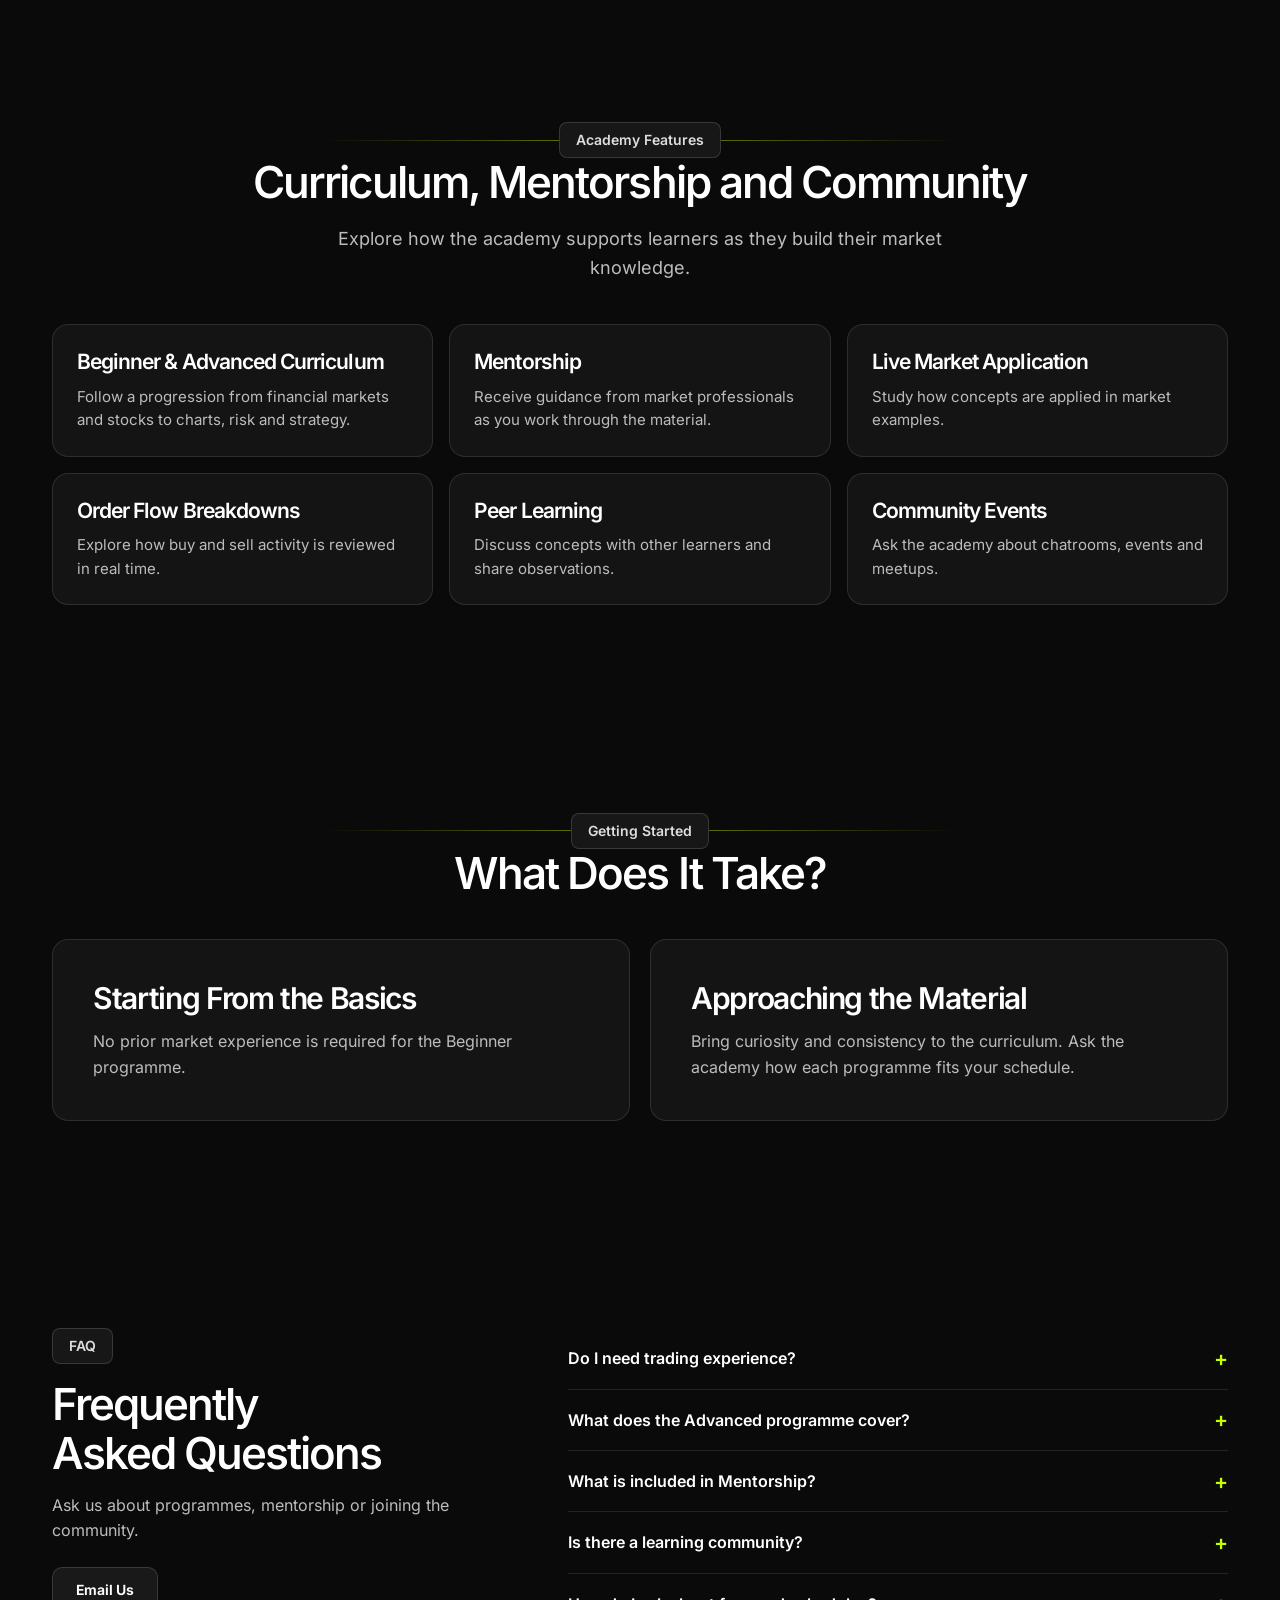
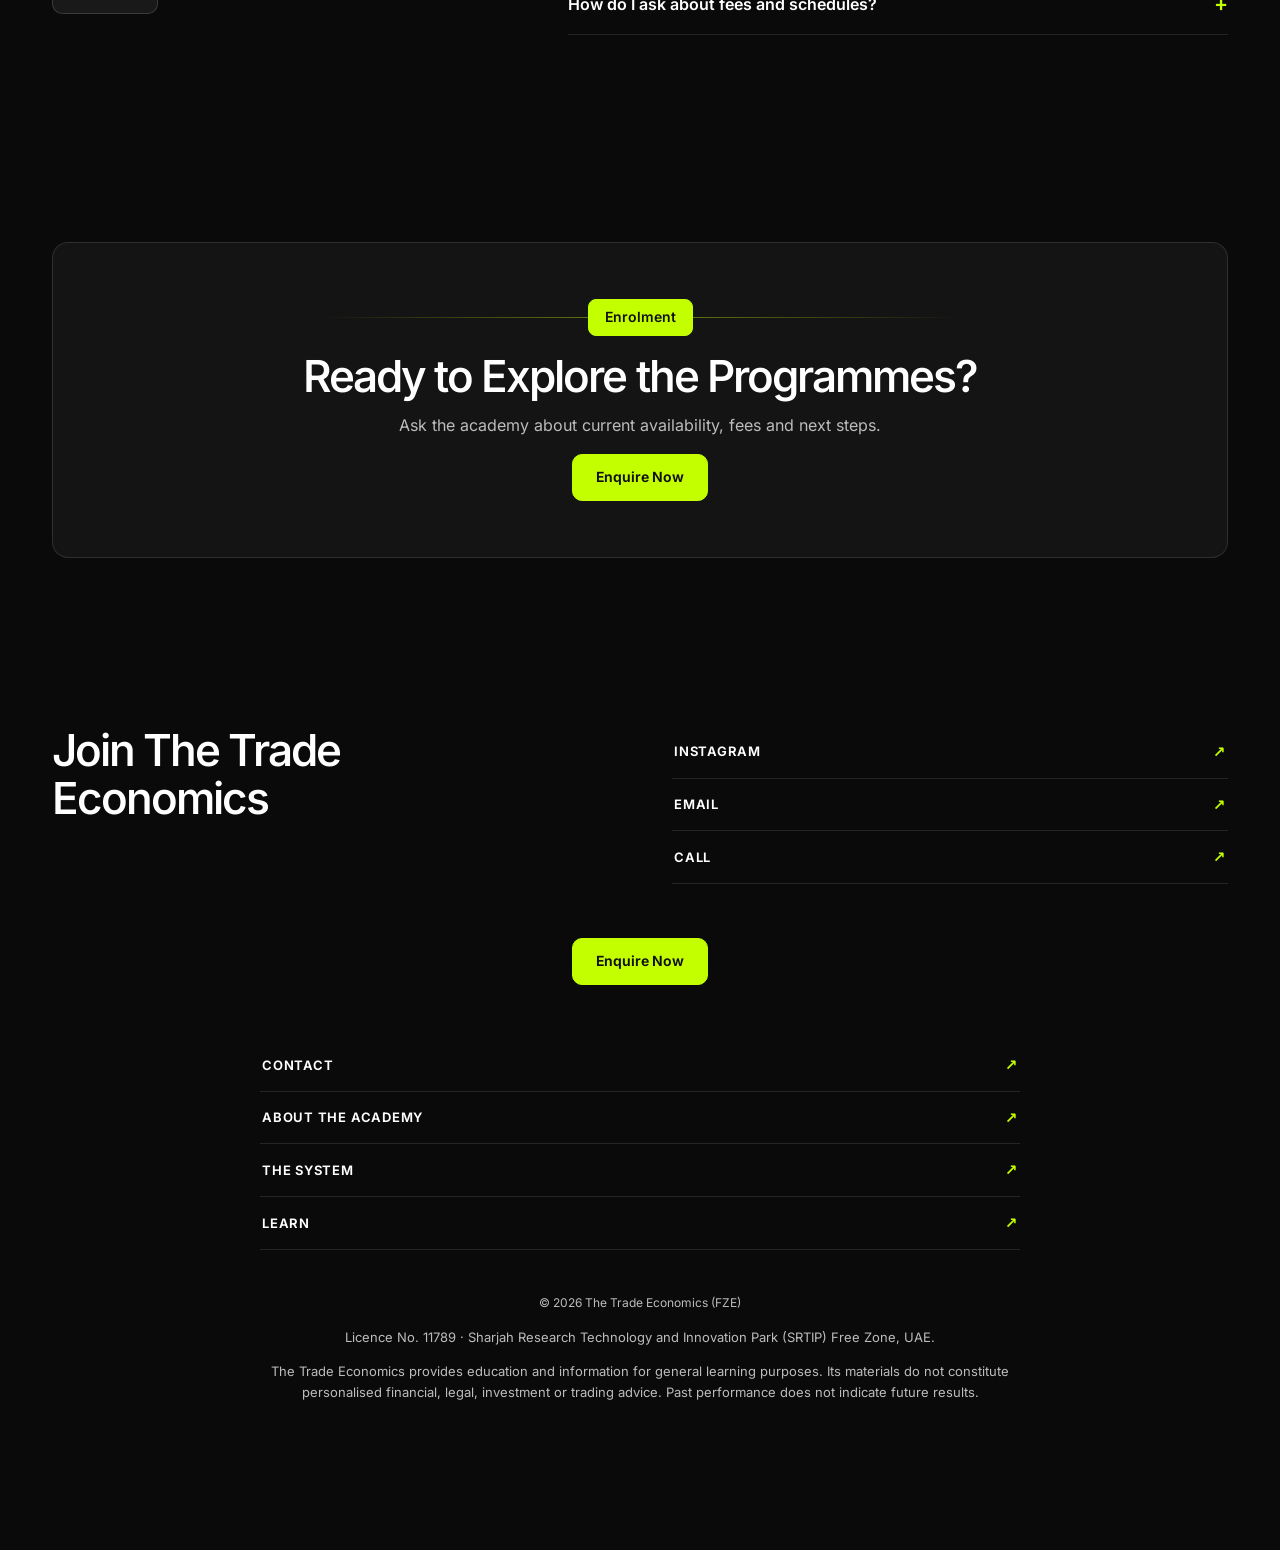
<file: programmes.html>
<!doctype html>
<html lang="en">
<head>
  <meta charset="utf-8">
  <meta name="viewport" content="width=device-width,initial-scale=1">
  <meta name="description" content="Explore Beginner, Advanced and Mentorship programmes at The Trade Economics.">
  <meta name="theme-color" content="#060a14">
  <title>Programmes | The Trade Economics</title>
  <link rel="icon" href="assets/logo.png" type="image/png">
  <link rel="stylesheet" href="styles.css">
  <link rel="stylesheet" href="theme.css"><script src="script.js" defer></script>
</head>
<body>
  <a class="skip" href="#main">Skip to content</a>
  <header class="topbar">
    <div class="wrap topbar-inner">
      <a href="index.html" class="brand" aria-label="The Trade Economics home"><img src="assets/logo.png" alt="The Trade Economics" width="100" height="84"></a>
      <button class="toggle" type="button" aria-expanded="false" aria-controls="site-nav" aria-label="Open menu"><span></span><span></span><span></span></button>
      <nav id="site-nav" aria-label="Main navigation"><a href="index.html">Academy</a><a href="programmes.html" aria-current="page">The System</a><a href="learn.html">Learn</a><a href="community.html">Community</a><a href="contact.html">Support</a><a href="glossary.html">Glossary</a><a href="enquire.html">Enrol</a><div class="mobile-cta"><a class="button gold" href="enquire.html">Enquire Now</a></div></nav>
      <div class="desktop-cta"><a class="button soft" href="enquire.html">Enquire Now</a></div>
    </div>
  </header>
  <main id="main"><section class="inner-hero system-hero"><div class="wrap hero-copy"><div class="ribbon"><span class="tag">The Trade Economics System</span></div><h1>Understand the Market.<br> Read the Activity.<br> Develop Your Process.</h1><p>Study market mechanics and price action, then connect them to order flow, risk management and trading psychology.</p><div class="actions"><a class="button gold" href="enquire.html">Enquire Now</a><a class="ghost-button" href="#learning-path">See what’s inside ↓</a></div><div class="system-stats"><span><b>3</b> programmes</span><span>From beginner to mentorship</span><span>Live market application</span></div></div></section><div class="system-window wrap"><div class="window-shell">
<div class="window-bar"><span class="window-dots" aria-hidden="true">● ● ●</span><span>Programme Preview</span></div>
<div class="window-head"><img src="assets/logo.png" alt="" width="34" height="28"><strong>The Trade Economics</strong></div>
<div class="window-body"><div class="panel"><div class="candles" aria-hidden="true"><i class="down" style="--bottom:58%;--size:22%"></i><i class="down" style="--bottom:46%;--size:20%"></i><i class="down" style="--bottom:29%;--size:25%"></i><i class="down" style="--bottom:16%;--size:17%"></i><i class="down" style="--bottom:15%;--size:16%"></i><i class="up" style="--bottom:20%;--size:17%"></i><i class="up" style="--bottom:34%;--size:20%"></i><i class="up" style="--bottom:48%;--size:21%"></i><i class="up" style="--bottom:61%;--size:19%"></i><i class="up" style="--bottom:75%;--size:13%"></i></div><p>Illustrative price action chart</p></div><div class="panel"><h3>Learning Path</h3><a href="#beginner">Beginner <span>→</span></a><a href="#advanced">Advanced <span>→</span></a><a href="#mentorship">Mentorship <span>→</span></a></div></div></div></div>
<section class="section wrap"><div class="section-heading"><div class="ribbon"><span class="tag">The Method</span></div><h2>Understand the Layers of the Market</h2><p>Connect technical structure, activity and risk when you review a market example.</p></div><div class="method-grid"><article class="panel method-card"><div class="candles" aria-hidden="true"><i class="down" style="--bottom:60%;--size:24%"></i><i class="up" style="--bottom:56%;--size:18%"></i><i class="down" style="--bottom:41%;--size:32%"></i><i class="down" style="--bottom:23%;--size:28%"></i><i class="up" style="--bottom:19%;--size:13%"></i><i class="down" style="--bottom:12%;--size:14%"></i><i class="up" style="--bottom:24%;--size:26%"></i><i class="up" style="--bottom:40%;--size:17%"></i><i class="down" style="--bottom:33%;--size:18%"></i><i class="up" style="--bottom:51%;--size:26%"></i></div><span class="kicker">Technical Structure</span><h3>Read the chart</h3><p>Use candlesticks and price action to identify trends and ranges.</p></article><article class="panel method-card"><div class="tape" aria-hidden="true"><div><span>1,200</span><span>100.02</span><span>800</span></div><div><span>1,650</span><span>100.01</span><span>700</span></div><div><span>2,300</span><span>100.00</span><span>550</span></div><div><span>900</span><span>99.99</span><span>1,400</span></div><div><span>650</span><span>99.98</span><span>2,100</span></div></div><span class="kicker">Order Flow</span><h3>Read the activity</h3><p>Study how buying and selling activity changes around a price level.</p></article><article class="panel method-card"><div class="candles" aria-hidden="true"><i class="down" style="--bottom:58%;--size:22%"></i><i class="down" style="--bottom:46%;--size:20%"></i><i class="down" style="--bottom:29%;--size:25%"></i><i class="down" style="--bottom:16%;--size:17%"></i><i class="down" style="--bottom:15%;--size:16%"></i><i class="up" style="--bottom:20%;--size:17%"></i><i class="up" style="--bottom:34%;--size:20%"></i><i class="up" style="--bottom:48%;--size:21%"></i><i class="up" style="--bottom:61%;--size:19%"></i><i class="up" style="--bottom:75%;--size:13%"></i></div><span class="kicker">Risk Management</span><h3>Plan around key levels</h3><p>Define the price level that would invalidate a hypothetical idea.</p></article></div></section>
<section class="section wrap"><div class="section-heading"><div class="ribbon"><span class="tag">The Framework</span></div><h2>Develop the Skills Behind Each Decision</h2></div><div class="feature-grid framework-grid"><article class="panel feature"><i class="corner corner-first" aria-hidden="true"></i><i class="corner corner-last" aria-hidden="true"></i><div class="symbol">⌁</div><h3>Market Mechanics</h3><p>Understand how orders interact and prices move.</p></article><article class="panel feature"><i class="corner corner-first" aria-hidden="true"></i><i class="corner corner-last" aria-hidden="true"></i><div class="symbol">▥</div><h3>Strategy</h3><p>Explore the role of charts, price action and indicators.</p></article><article class="panel feature"><i class="corner corner-first" aria-hidden="true"></i><i class="corner corner-last" aria-hidden="true"></i><div class="symbol">◇</div><h3>Risk Management</h3><p>Learn to define potential loss and manage an open trade.</p></article><article class="panel feature"><i class="corner corner-first" aria-hidden="true"></i><i class="corner corner-last" aria-hidden="true"></i><div class="symbol">◎</div><h3>Psychology</h3><p>Consider how habits and emotions affect decisions.</p></article></div></section>
<section class="section wrap" id="learning-path"><div class="section-heading"><div class="ribbon"><span class="tag">Curriculum</span></div><h2>The Complete Learning Path</h2><p>Choose a starting point or explore the full progression through Mentorship.</p></div><div class="path-list"><article class="panel path-card" id="beginner"><i class="corner corner-first" aria-hidden="true"></i><i class="corner corner-last" aria-hidden="true"></i><div><span class="kicker">Curriculum</span><h3>Beginner</h3><p>Build a foundation in financial markets, stocks and the tools traders use to understand them.</p><ul class="checks"><li>Financial markets, market mechanics and stock market basics</li><li>Stocks and fundamental analysis</li><li>Risk fundamentals and how risk applies to trading decisions</li><li>Platform navigation, brokers and regulation</li></ul><a class="button soft" href="enquire.html">Enquire About Beginner</a></div><img src="assets/beginner.webp" alt="" loading="lazy" decoding="async"></article><article class="panel path-card" id="advanced"><i class="corner corner-first" aria-hidden="true"></i><i class="corner corner-last" aria-hidden="true"></i><div><span class="kicker">Curriculum</span><h3>Advanced</h3><p>Explore charts, price action and strategy alongside the psychology and decisions involved in managing trades.</p><ul class="checks"><li>Introduction to Nasdaq and trading psychology</li><li>Charts, candlesticks, price action and indicators</li><li>Strategy and risk management</li><li>Trade management</li></ul><a class="button soft" href="enquire.html">Enquire About Advanced</a></div><img src="assets/advanced.webp" alt="" loading="lazy" decoding="async"></article><article class="panel path-card" id="mentorship"><i class="corner corner-first" aria-hidden="true"></i><i class="corner corner-last" aria-hidden="true"></i><div><span class="kicker">Curriculum</span><h3>Mentorship</h3><p>Follow a structured path from market foundations to advanced concepts, with guidance and live market application.</p><ul class="checks"><li>Structured learning from market fundamentals to advanced concepts</li><li>Real-time order flow breakdowns and live market application</li><li>Guidance from market professionals</li><li>Market mechanics, strategy, risk management and psychology</li></ul><a class="button soft" href="enquire.html">Enquire About Mentorship</a></div><img src="assets/mentorship.webp" alt="" loading="lazy" decoding="async"></article></div></section>
<section class="section wrap"><div class="section-heading"><div class="ribbon"><span class="tag">Mentorship</span></div><h2>Study the Market in Context</h2><p>The programme covers live market application and real-time order flow breakdowns.</p></div><div class="market-compare system-compare"><article class="panel compare-card"><div class="candles" aria-hidden="true"><i class="down" style="--bottom:60%;--size:24%"></i><i class="up" style="--bottom:56%;--size:18%"></i><i class="down" style="--bottom:41%;--size:32%"></i><i class="down" style="--bottom:23%;--size:28%"></i><i class="up" style="--bottom:19%;--size:13%"></i><i class="down" style="--bottom:12%;--size:14%"></i><i class="up" style="--bottom:24%;--size:26%"></i><i class="up" style="--bottom:40%;--size:17%"></i><i class="down" style="--bottom:33%;--size:18%"></i><i class="up" style="--bottom:51%;--size:26%"></i></div><h3>Price Action</h3><p>Review how price moves through a range.</p></article><article class="panel compare-card"><div class="tape" aria-hidden="true"><div><span>1,200</span><span>100.02</span><span>800</span></div><div><span>1,650</span><span>100.01</span><span>700</span></div><div><span>2,300</span><span>100.00</span><span>550</span></div><div><span>900</span><span>99.99</span><span>1,400</span></div><div><span>650</span><span>99.98</span><span>2,100</span></div></div><h3>Order Flow</h3><p>Study activity around a level in an illustrative order book.</p></article></div><p class="center example-note">Illustrative market data for education.</p></section>
<section class="section wrap"><div class="section-heading"><div class="ribbon"><span class="tag">Academy Features</span></div><h2>Curriculum, Mentorship and Community</h2><p>Explore how the academy supports learners as they build their market knowledge.</p></div><div class="feature-grid"><article class="panel feature"><h3>Beginner &amp; Advanced Curriculum</h3><p>Follow a progression from financial markets and stocks to charts, risk and strategy.</p></article><article class="panel feature"><h3>Mentorship</h3><p>Receive guidance from market professionals as you work through the material.</p></article><article class="panel feature"><h3>Live Market Application</h3><p>Study how concepts are applied in market examples.</p></article><article class="panel feature"><h3>Order Flow Breakdowns</h3><p>Explore how buy and sell activity is reviewed in real time.</p></article><article class="panel feature"><h3>Peer Learning</h3><p>Discuss concepts with other learners and share observations.</p></article><article class="panel feature"><h3>Community Events</h3><p>Ask the academy about chatrooms, events and meetups.</p></article></div></section><section class="section wrap"><div class="section-heading"><div class="ribbon"><span class="tag">Getting Started</span></div><h2>What Does It Take?</h2></div><div class="pillar-grid fit-grid"><article class="panel pillar"><h3>Starting From the Basics</h3><p>No prior market experience is required for the Beginner programme.</p></article><article class="panel pillar"><h3>Approaching the Material</h3><p>Bring curiosity and consistency to the curriculum. Ask the academy how each programme fits your schedule.</p></article></div></section>
<section class="section wrap faq" id="faq"><div><div class="ribbon"><span class="tag">FAQ</span></div><h2>Frequently Asked Questions</h2><p>Ask us about programmes, mentorship or joining the community.</p><a class="button soft" href="mailto:info@thetradeeconomics.com?subject=Programme%20enquiry">Email Us</a></div><div class="disclosures"><details><summary>Do I need trading experience?</summary><p>The Beginner programme starts with financial markets, stocks and market mechanics. You can start without prior trading experience.</p></details><details><summary>What does the Advanced programme cover?</summary><p>It covers trading psychology, an introduction to Nasdaq, charts and candlesticks, price action, indicators, strategy, and risk and trade management.</p></details><details><summary>What is included in Mentorship?</summary><p>Mentorship provides structured guidance from market fundamentals to advanced concepts. It includes live market application and real-time order flow breakdowns.</p></details><details><summary>Is there a learning community?</summary><p>The academy describes peer networks, daily chatrooms, group accountability and events. Contact the academy for current access details.</p></details><details><summary>How do I ask about fees and schedules?</summary><p>Email the academy with the programme you are interested in and a short summary of your experience. The team can explain current fees, availability and next steps.</p></details></div></section>
  <section class="wrap section"><div class="panel system-cta center"><div class="ribbon"><span class="tag gold">Enrolment</span></div><h2>Ready to Explore the Programmes?</h2><p>Ask the academy about current availability, fees and next steps.</p><a class="button gold" href="enquire.html">Enquire Now</a></div></section></main>
  <footer><div class="wrap replica-footer">
      <div class="foot-grid"><h2>Join The Trade Economics</h2><div>
        <a class="linkrow" href="https://www.instagram.com/thetradeeconomics/">Instagram <span aria-hidden="true">↗</span></a>
        <a class="linkrow" href="mailto:info@thetradeeconomics.com">Email <span aria-hidden="true">↗</span></a>
        <a class="linkrow" href="tel:+971503427388">Call <span aria-hidden="true">↗</span></a>
      </div></div>
      <div class="center foot-cta"><a class="button gold" href="enquire.html">Enquire Now</a></div>
      <nav class="foot-links" aria-label="Footer navigation">
        <a class="linkrow" href="contact.html">Contact <span aria-hidden="true">↗</span></a>
        <a class="linkrow" href="about.html">About the Academy <span aria-hidden="true">↗</span></a>
        <a class="linkrow" href="programmes.html">The System <span aria-hidden="true">↗</span></a>
        <a class="linkrow" href="learn.html">Learn <span aria-hidden="true">↗</span></a>
      </nav>
      <p class="copyright">© 2026 The Trade Economics (FZE)</p><p class="legal">Licence No. 11789 · Sharjah Research Technology and Innovation Park (SRTIP) Free Zone, UAE.</p>
      <p class="legal">The Trade Economics provides education and information for general learning purposes. Its materials do not constitute personalised financial, legal, investment or trading advice. Past performance does not indicate future results.</p>
    
    </div></footer>
<aside class="contact-dock" aria-label="Contact the academy"><a class="dock-call" href="tel:+971503427388"><svg viewbox="0 0 24 24" fill="none" stroke="currentColor" stroke-width="1.8" aria-hidden="true"><path d="M7.2 3.5 4.7 4.8C2 6.2 5.3 12.4 8.4 15.6s9.4 6.5 10.8 3.8l1.3-2.5-4.8-3-1.8 1.8a14.9 14.9 0 0 1-6.1-6.1l1.8-1.8-2.4-4.3Z"></path></svg><span>Call Us</span></a><a class="dock-whatsapp" href="https://wa.me/971503427388" target="_blank" rel="noopener noreferrer"><svg viewbox="0 0 24 24" fill="none" stroke="currentColor" stroke-width="1.8" aria-hidden="true"><path d="M20.8 11.6a8.8 8.8 0 0 1-13 7.8L3 21l1.5-4.7a8.8 8.8 0 1 1 16.3-4.7Z"></path><path d="m8.4 7.5 1.4 2-1 1.2a10.8 10.8 0 0 0 4 3.9l1.2-1 2 1.4c-.2 1.9-1.7 2.1-3.5 1.4-3-1.2-5.7-4-6-6-.2-1.4.4-2.5 1.9-2.9Z"></path></svg><span>WhatsApp</span></a></aside></body>
</html>
</file>
<file: styles.css>
@import url("https://api.fontshare.com/v2/css?f[]=general-sans@700&display=swap");

@font-face {
  font-family: Inter;
  src: url("assets/inter.woff2") format("woff2");
  font-weight: 400 800;
  font-display: swap;
}
:root {
  color-scheme: dark;
  --background: #060a14;
  --surface: #101622;
  --ink: #fcfcff;
  --muted: #a8b3c7;
  --gold: #ffbc50;
  --blue: #7ca8ff;
  --line: rgba(187, 203, 239, .16);
  --heading: "General Sans", Inter, system-ui, sans-serif;
}
*, *::before, *::after { box-sizing: border-box; }
html { scroll-behavior: smooth; scroll-padding-top: 88px; }
body { margin: 0; padding-top: 68px; background: var(--background); color: var(--ink); font: 400 16px/1.58 Inter, system-ui, sans-serif; }
a { color: inherit; text-decoration: none; }
button { font: inherit; color: inherit; }
a, button, summary { -webkit-tap-highlight-color: transparent; }
:focus-visible { outline: 2px solid var(--blue); outline-offset: 5px; }
img { display: block; max-width: 100%; }
p { margin: 0 0 1em; color: var(--muted); }
h1, h2, h3 { margin: 0; font-family: var(--heading); font-weight: 700; }
h1 { font-size: clamp(40px, 6.4vw, 72px); line-height: 1.05; letter-spacing: -.05em; text-wrap: balance; }
h2 { font-size: clamp(32px, 4.1vw, 44px); letter-spacing: -.045em; line-height: 1.1; text-wrap: balance; }
h3 { font-size: 24px; line-height: 1.2; letter-spacing: -.025em; }
.wrap { width: min(100%, 1240px); margin-inline: auto; padding-inline: 32px; }
.narrow { max-width: 790px; }
.center { text-align: center; }
.skip { position: fixed; z-index: 20; top: 8px; left: 12px; padding: 10px 16px; color: #101622; background: white; transform: translateY(-160%); }
.skip:focus { transform: none; }

.topbar { position: fixed; z-index: 10; top: 0; inset-inline: 0; background: rgba(4, 3, 19, .69); backdrop-filter: blur(16px) saturate(140%); border-bottom: 1px solid rgba(255,255,255,.06); }
.topbar-inner { height: 67px; display: grid; grid-template-columns: 1fr auto 1fr; gap: 16px; align-items: center; }
.brand { width: max-content; display: block; }
.brand img { width: auto; height: 43px; }
.topbar nav { display: flex; gap: clamp(16px, 2.5vw, 36px); align-items: center; }
.topbar nav > a { position: relative; display: block; color: #c5c9d7; white-space: nowrap; transition: color .2s; padding-block: 12px; }
.topbar nav > a:hover, .topbar nav > a[aria-current] { color: #fff; }
.topbar nav > a[aria-current]::after { content: ""; position: absolute; inset: auto 0 3px; height: 2px; border-radius: 3px; background: #5e9bff; }
.desktop-cta { justify-self: end; }
.toggle, .mobile-cta { display: none; }

.button { display: inline-flex; gap: 10px; align-items: center; justify-content: center; min-height: 47px; padding: 5px 19px 5px 6px; border: 1px solid transparent; border-radius: 999px; font-size: 14px; font-weight: 700; line-height: 1.2; transition: transform .2s, background-color .2s, box-shadow .2s; }
.button > span { display: grid; place-items: center; width: 33px; height: 33px; flex: 0 0 33px; border-radius: 50%; font-size: 21px; font-weight: 400; }
.button:hover { transform: translateY(-2px); }
.gold { color: #1b1104; background: linear-gradient(#ffd07d, #f49a0e); border-color: #ffc366; box-shadow: 0 7px 24px #f6a21929; }
.gold > span { background: #1b1104; color: #ffc45f; }
.gold:hover { box-shadow: 0 7px 25px #ffb23c59; }
.soft { background-color: #ffffff12; border-color: var(--line); }
.soft:hover { background-color: #ffffff20; }
.soft > span { background: #fff; color: #2868ce; }
.subtle { color: var(--muted); font-size: 14px; transition: color .2s; }
.subtle:hover { color: white; text-decoration: underline; text-underline-offset: 4px; }

.glow { background:
  radial-gradient(ellipse 45% 52% at 25% 25%, #15366f 0%, transparent 100%),
  radial-gradient(ellipse 34% 46% at 84% 31%, #49361c 0%, transparent 100%),
  radial-gradient(ellipse 45% 48% at 51% 75%, #19345e 0%, transparent 100%),
  linear-gradient(#0c1426, #090d17 55%, var(--background)); }
.hero-copy { text-align: center; }
.home-hero { padding: 90px 0 58px; }
.inner-hero { padding: 74px 0 84px; }
.hero-copy h1 { max-width: 970px; margin: 20px auto 0; }
.hero-copy p { max-width: 650px; margin: 22px auto 0; }
.inner-hero .hero-copy > p { font-size: 18px; max-width: 640px; }
.ribbon { display: flex; justify-content: center; align-items: center; max-width: 640px; margin-inline: auto; }
.ribbon::before, .ribbon::after { content: ""; flex: 1; height: 1px; background: linear-gradient(to right, transparent, #8598be70); }
.ribbon::after { transform: rotate(180deg); }
.home-hero .ribbon::before, .home-hero .ribbon::after { background: linear-gradient(to right, transparent, #ffbc50); }
.tag { display: inline-block; text-align: center; border: 1px solid #8291b26b; border-radius: 4px; padding: 6px 16px; background: #0c1423; font-size: 14px; font-weight: 600; }
.tag.gold { background: linear-gradient(#ffca70,#f49b0a); border-color: #f9bf5f; }
.actions { display: flex; align-items: center; justify-content: center; gap: 12px; flex-wrap: wrap; margin-top: 20px; }
.stacked { flex-direction: column; gap: 9px; }
.hero-frame, .frame { border: 1px solid #b9caef1f; border-radius: 16px; padding: 12px; background: #c1d7ff08; overflow: hidden; }
.hero-frame { width: min(890px, calc(100% - 40px)); margin: 39px auto 0; }
.hero-frame img { width: 100%; aspect-ratio: 16 / 9; object-fit: cover; border-radius: 10px; filter: brightness(.86) saturate(.89); }
.frame img { width: 100%; aspect-ratio: 4 / 3; object-fit: cover; border-radius: 10px; }

.section { padding-block: 70px; }
.section > p { margin: 18px auto 22px; }
.section-heading { text-align: center; max-width: 780px; margin: 0 auto 34px; }
.section-heading h2, .split h2, .faq h2 { margin-top: 16px; }
.section-heading p { margin: 14px auto 0; max-width: 630px; }
.section-action { margin-top: 28px; }
.skills-band { border-block: 1px solid var(--line); background: #0d1525; padding: 24px 0; text-align: center; }
.skills-band p { margin: 0 0 10px; font-size: 12px; text-transform: uppercase; letter-spacing: .13em; }
.skills-band ul { margin: 0; padding: 0; list-style: none; display: flex; flex-wrap: wrap; justify-content: center; gap: 12px 27px; color: #d6e0f3; font-weight: 600; }
.skills-band li::before { content: "◇"; color: var(--blue); margin-right: 7px; }

.feature-grid, .programme-grid { display: grid; grid-template-columns: repeat(3, minmax(0, 1fr)); gap: 16px; }
.feature-grid:has(> :nth-child(4):last-child) { grid-template-columns: repeat(4, minmax(0, 1fr)); }
.panel { background: linear-gradient(150deg,#141e30,#0d121d 68%); border: 1px solid var(--line); border-radius: 16px; }
.feature { padding: 24px; }
.feature h3 { font-size: 21px; }
.feature p, .programme-copy p { margin: 10px 0 0; font-size: 15px; }
.symbol { display: grid; place-items: center; width: 42px; height: 42px; border: 1px solid #648cfb4d; border-radius: 10px; color: #9bb9ff; background: #182a51; font-size: 23px; margin-bottom: 17px; }
.programme { display: flex; flex-direction: column; overflow: hidden; transition: border-color .2s, transform .2s; }
a.programme:hover { border-color: #6e9dfc; transform: translateY(-3px); }
.programme img { width: 100%; aspect-ratio: 16 / 9; object-fit: cover; border-bottom: 1px solid var(--line); }
.programme-copy { padding: 20px 22px 24px; display: flex; flex-direction: column; flex: 1; align-items: flex-start; }
.kicker { text-transform: uppercase; letter-spacing: .09em; font-size: 11px; color: var(--blue); margin-bottom: 7px; font-weight: 700; }
.card-link { padding-top: 17px; margin-top: auto; font-size: 14px; font-weight: 600; color: var(--gold); }
.programme-copy .button { margin-top: 18px; }
.split { display: grid; grid-template-columns: 1fr 1fr; gap: clamp(28px,6vw,76px); align-items: center; }
.split .ribbon, .faq .ribbon { justify-content: flex-start; }
.split .ribbon::before, .split .ribbon::after, .faq .ribbon::before, .faq .ribbon::after { content: none; }
.split p, .faq p { margin-top: 16px; }
.split .button, .faq .button { margin-top: 7px; }
.founder .frame img { aspect-ratio: 16 / 11; }
.checks { list-style: none; padding: 0; margin: 18px 0; }
.checks li { padding: 7px 0 7px 25px; position: relative; }
.checks li::before { content: "✓"; color: var(--gold); position: absolute; left: 0; }

.enrol { max-width: 800px; margin-inline: auto; padding: clamp(22px,5vw,44px); }
.enrol-options { margin: 16px 0 24px; }
.enrol-options a { display: flex; justify-content: space-between; border-bottom: 1px solid var(--line); padding: 12px 0; }
.enrol-options a:hover, .enquiry-phone a:hover { color: var(--blue); }
.enquiry-phone a { color: var(--gold); }

.faq { display: grid; grid-template-columns: 2fr 3fr; gap: clamp(26px,6vw,80px); align-items: start; }
.disclosures { display: grid; gap: 9px; }
details { border: 1px solid var(--line); border-radius: 10px; background: #101622; }
summary { display: flex; justify-content: space-between; align-items: center; gap: 12px; padding: 15px 17px; cursor: pointer; font-weight: 600; line-height: 1.4; list-style: none; }
summary::-webkit-details-marker { display: none; }
summary::after { content: "+"; color: var(--blue); font-size: 21px; line-height: 1; }
summary:hover { color: var(--blue); }
details[open] summary::after { content: "−"; }
.disclosures p { margin: 0; padding: 0 17px 15px; font-size: 15px; }

.contact-list { margin: 26px auto 0; max-width: 550px; padding: 7px 22px; text-align: left; }
.contact-list p { display: grid; grid-template-columns: 85px 1fr; align-items: baseline; gap: 9px; padding: 10px 0; margin: 0; }
.contact-list p + p { border-top: 1px solid var(--line); }
.contact-list strong { color: var(--ink); }
.contact-list a { color: #adc7ff; overflow-wrap: anywhere; }
.contact-list a:hover { text-decoration: underline; }
.glossary { margin: 0; padding: 3px 22px; }
.glossary div { padding: 16px 0; }
.glossary div + div { border-top: 1px solid var(--line); }
.glossary dt { font-weight: 700; }
.glossary dd { margin: 4px 0 0; color: var(--muted); }

footer { margin-top: 46px; padding: 54px 0 28px; border-top: 1px solid var(--line); background: radial-gradient(ellipse 75% 130% at 15% 0%, #172749, transparent), #090e1b; }
.footer-top, .footer-bottom { display: flex; justify-content: space-between; align-items: center; gap: 18px; flex-wrap: wrap; }
.footer-top { border-bottom: 1px solid var(--line); padding-bottom: 24px; margin-bottom: 22px; }
.footer-top h2 { font-size: clamp(28px,4vw,40px); }
.social { display: inline-block; margin-top: 12px; font-size: 12px; text-transform: uppercase; letter-spacing: .1em; }
.footer-bottom nav { display: flex; gap: 10px 20px; flex-wrap: wrap; }
.footer-bottom, .legal { color: var(--muted); font-size: 13px; }
footer a:hover { color: var(--blue); }
.footer-top .gold:hover { color: #1b1104; }
.legal { margin: 14px 0 0; max-width: 1000px; }

@media (max-width: 990px) {
  .topbar-inner { display: flex; justify-content: space-between; }
  .desktop-cta { display: none; }
  .mobile-cta { display: block; padding-top: 7px; }
  .toggle { display: flex; width: 42px; height: 42px; align-items: center; justify-content: center; flex-direction: column; gap: 4px; border: 1px solid var(--line); border-radius: 9px; background: #080c1a; cursor: pointer; }
  .toggle span { width: 16px; height: 2px; background: white; border-radius: 1px; transition: transform .2s, opacity .2s; }
  .toggle[aria-expanded="true"] span:first-child { transform: translateY(6px) rotate(45deg); }
  .toggle[aria-expanded="true"] span:nth-child(2) { opacity: 0; }
  .toggle[aria-expanded="true"] span:last-child { transform: translateY(-6px) rotate(-45deg); }
  .topbar nav { position: absolute; top: 60px; inset-inline: 16px; padding: 14px; display: flex; flex-direction: column; align-items: stretch; gap: 2px; border: 1px solid var(--line); border-radius: 16px; background: #090a1af5; opacity: 0; visibility: hidden; transform: translateY(-9px); transition: opacity .2s, transform .2s, visibility .2s; max-height: calc(100dvh - 72px); overflow: auto; }
  .topbar nav.open { opacity: 1; visibility: visible; transform: none; }
  .topbar nav > a { padding: 10px 12px; border-radius: 8px; }
  .topbar nav > a:hover, .topbar nav > a[aria-current] { background: #ffffff12; }
  .topbar nav > a[aria-current]::after { display: none; }
}
@media (max-width: 820px) {
  .wrap { padding-inline: 22px; }
  .section { padding-block: 52px; }
  .feature-grid, .feature-grid:has(> :nth-child(4):last-child) { grid-template-columns: repeat(2, minmax(0, 1fr)); }
  .programme-grid { gap: 12px; }
  .programme-copy { padding-inline: 16px; }
}
@media (max-width: 620px) {
  .wrap { padding-inline: 20px; }
  .home-hero { padding: 58px 0 40px; }
  .inner-hero { padding: 56px 0 48px; }
  .hero-copy h1 { font-size: clamp(34px, 9.3vw, 52px); }
  .hero-copy h1 br { display: none; }
  .hero-copy p { margin-top: 22px; }
  .inner-hero .hero-copy > p { font-size: 16px; }
  .glow { background:
    radial-gradient(ellipse 66% 40% at 33% 6%, #14346a, transparent),
    radial-gradient(ellipse 60% 38% at 84% 30%, #48351d, transparent),
    radial-gradient(ellipse 70% 34% at 65% 95%, #1a345d, transparent),
    linear-gradient(#0b1529,#090d17 65%,var(--background)); }
  .actions { margin-top: 25px; }
  .hero-frame { margin-top: 28px; padding: 8px; }
  .split, .faq, .programme-grid, .feature-grid, .feature-grid:has(> :nth-child(4):last-child) { grid-template-columns: minmax(0,1fr); }
  .section { padding-block: 44px; }
  .section-heading { margin-bottom: 25px; }
  .programme-detail { gap: 20px; }
  .contact-list { padding-inline: 14px; }
  .contact-list p { grid-template-columns: 71px 1fr; }
  footer { margin-top: 22px; padding-top: 34px; }
}
@media (prefers-reduced-motion: reduce) {
  html { scroll-behavior: auto; }
  *, *::before, *::after { transition: none !important; }
}

/* Shared reference-style surfaces and typography */
body { background: #060a14; }
body::before {
  content: ""; position: fixed; z-index: -1; inset: 0; pointer-events: none;
  background:
    radial-gradient(ellipse at 24% 28%, #15336b 0%, transparent 39%),
    radial-gradient(ellipse at 82% 44%, #40301b 0%, transparent 31%),
    radial-gradient(ellipse at 53% 91%, #1c345c 0%, transparent 35%),
    #0a101d;
}
.glow { background: transparent; }
.home-hero { padding-bottom: 80px; }
.hero-copy h1 { max-width: 900px; }
.hero-frame { width: min(900px, calc(100% - 40px)); }
.media-trigger { display: block; width: 100%; border: 0; padding: 0; background: none; position: relative; cursor: pointer; border-radius: 10px; }
.media-icon { position: absolute; inset: 50% auto auto 50%; transform: translate(-50%,-50%); display: grid; place-items: center; width: 64px; height: 64px; border-radius: 50%; background: white; color: #2966d0; font-size: 24px; transition: scale .2s; box-shadow: 0 8px 32px #0007; }
.media-trigger:hover .media-icon { scale: 1.09; }
.overview-dialog { width: min(720px, calc(100% - 32px)); max-height: 90dvh; padding: 0; overflow: auto; color: var(--ink); background: #111829; border: 1px solid var(--line); border-radius: 18px; }
.overview-dialog::backdrop { background: #03050be0; backdrop-filter: blur(5px); }
.overview-dialog img { width: 100%; aspect-ratio: 16/8; object-fit: cover; }
.dialog-close { position: absolute; right: 12px; top: 12px; border: 1px solid #fff4; border-radius: 50%; width: 44px; height: 44px; background: #090c18; font-size: 26px; cursor: pointer; }
.overview-content { padding: clamp(20px,5vw,36px); }
.overview-content p { margin-top: 12px; }
.section { padding-block: clamp(60px, 8.1vw, 110px); }
.section-heading { margin-bottom: 42px; }
.section-heading h2 { margin-top: 21px; }
.section-heading p, .intro-card p, .founder p { font-size: 18px; }
.section-heading p { max-width: 680px; margin-top: 19px; }
.panel { position: relative; background: linear-gradient(145deg,#161e31dc,#0b101cdb 70%); border-color: #ffffff13; }
.corner { width: 5px; height: 5px; position: absolute; border-radius: 50%; background: #668dce; box-shadow: 0 0 14px #538af5; opacity: .75; }
.corner-first { top: 15px; left: 15px; }
.corner-last { bottom: 15px; right: 15px; }
.intro-card { max-width: 720px; margin: auto; padding: clamp(28px,5vw,56px); }
.intro-card h2 { margin-bottom: 24px; }
.intro-card p { margin-bottom: 18px; }
.intro-card .button { margin-top: 9px; }
.skills-band { border: 0; background: none; padding: 0; margin-top: 44px; }
.skills-band p { font-weight: 700; color: #a1adc6; margin-bottom: 14px; }
.skills-band ul { max-width: 680px; margin: auto; gap: 10px; }
.skills-band li { border: 1px solid var(--line); background: #ffffff0a; border-radius: 100px; padding: 7px 16px; font-size: 14px; font-weight: 500; }
.skills-band li::before { content: "✓"; }
.method-section { background: linear-gradient(145deg,#170c2040,#060a1477 58%,#07122944); }
.method-grid, .market-compare { width: min(100%, 1040px); margin-inline: auto; display: grid; grid-template-columns: repeat(3,minmax(0,1fr)); gap: 18px; }
.method-card, .compare-card { padding: 17px; }
.method-card .kicker { display: block; margin: 16px 0 6px; }
.method-card p, .compare-card p { margin: 9px 0 0; font-size: 14px; }
.candles,.tape { position: relative; overflow: hidden; border-radius: 11px; height: 150px; background: #0c111c; }
.candles { display: flex; justify-content: space-evenly; align-items: stretch; padding: 0 8px; background: repeating-linear-gradient(0deg,transparent 0 29px,#ffffff09 29px 30px),#0c111c; }
.candles i { position: relative; align-self: end; margin-bottom: 0; bottom: var(--bottom); height: var(--size); width: min(18px,6%); border-radius: 3px; color: #ef5557; background: currentColor; }
.candles i.up { color: #2cc477; }
.candles i::before { content:""; position:absolute; width:2px; left:calc(50% - 1px); top:-22%; bottom:-22%; background:currentColor; }
.tape { display: grid; align-content: center; padding: 8px; gap: 3px; font: 700 12px/1.8 ui-monospace, monospace; }
.tape div { display: grid; grid-template-columns: repeat(3,1fr); text-align:center; color:#bac9e1; }
.tape div:nth-child(3) { border-radius: 4px; background:#152647; }
.tape span:first-child { color:#53d892; }
.tape span:last-child { color:#fa7375; }
.method-bridge { text-align: center; margin: 26px auto; }
.method-bridge span, .offer-badge { display: inline-block; color: #ffd27b; border: 1px solid #f5b03f55; background: #211b1d; border-radius: 100px; padding: 8px 14px; font-size: 13px; font-weight: 600; }
.market-compare { grid-template-columns: minmax(0,1fr) auto minmax(0,1fr); align-items: center; }
.compare-separator { color: #b6c7ea; font-size: 20px; font-weight: 700; }
.compare-card .candles, .compare-card .tape { height: 230px; margin-block: 13px; }
.compare-red { border-color: #e8656542; }
.compare-green { border-color: #3bd08a49; }
.example-note { margin: 15px 0 0; font-size: 13px; }
.pillar-grid { display: grid; grid-template-columns: repeat(2,minmax(0,1fr)); gap: 20px; }
.pillar { padding: clamp(24px,3.5vw,40px); display: flex; flex-direction: column; align-items: flex-start; gap: 13px; }
.pillar h3 { font-size: clamp(23px,2.5vw,30px); }
.pillar p { margin: 0; max-width: 460px; }
.pillar img { width: 100%; aspect-ratio: 2.5/1; object-fit: cover; border-radius: 11px; margin-top: auto; }
.pillar .card-link { padding-top: 2px; }
.text-arrow { color: #e0e9fc; font-weight: 650; font-size: 15px; }
.text-arrow:hover, .pillar .card-link:hover { color: var(--blue); }
.community-wall { display: grid; grid-template-columns: repeat(3,minmax(0,1fr)); gap: 16px; align-items: stretch; }
.wall-card { overflow: hidden; min-height: 230px; display: grid; align-content: center; }
.wall-card > div { padding: 24px; }
.wall-card p { margin: 8px 0 0; font-size: 15px; }
.wall-image { align-content: end; isolation: isolate; }
.wall-image img { position: absolute; inset: 0; height: 100%; width: 100%; object-fit: cover; z-index: -2; }
.wall-image::after { content: ""; position: absolute; inset: 0; background: linear-gradient(0deg,#070b16 3%,#0912268c 62%,#09122612); z-index: -1; }
.wall-image p { color: #d5e0f3; }
.founder .frame { border-radius: 24px; padding: 0; }
.founder .frame img { border-radius: 23px; aspect-ratio: 5/6; }
.founder-social { display: inline-grid; width: 44px; height: 44px; place-items: center; border-radius: 50%; border: 1px solid var(--line); }
.founder-social:hover { background: #ffffff15; color: var(--blue); }

.enrol-section .ribbon::before, .enrol-section .ribbon::after { background: linear-gradient(to right, transparent, #ffbc50); }
.offer { width: min(100%,980px); margin: auto; border: 1px solid #c4904c80; border-radius: 24px; overflow: hidden; background: #12182a; box-shadow: 0 10px 60px #cf8a2b14; }
.offer-top, .offer-buy { padding: 27px 34px; display: flex; gap: 18px; justify-content: space-between; align-items: center; }
.offer-top h3 { font-size: 30px; }
.offer-top p, .offer-buy p { margin: 5px 0 0; }
.offer-body { border-block: 1px solid var(--line); padding: 4px 34px; }
.offer-body article { padding: 23px 0 23px 46px; position: relative; border-bottom: 1px solid var(--line); }
.offer-body article::before { content: "✓"; position: absolute; top: 22px; left: 0; background: #f6ae3930; color: #ffd680; width: 28px; height: 28px; display: grid; place-items: center; border-radius: 50%; }
.offer-body article p { margin: 7px 0 0; }
.offer-topics { display: grid; grid-template-columns: repeat(3,minmax(0,1fr)); gap: 8px 15px; margin: 18px 0 0; padding: 0; list-style: none; counter-reset: curriculum; font-size: 14px; }
.offer-topics li { counter-increment: curriculum; }
.offer-topics li::before { content: counter(curriculum); margin-right: 8px; color: var(--gold); font-weight: 700; }
.offer-extras { padding: 22px 0; }
.offer-extras h4 { margin: 0 0 10px; text-transform: uppercase; font-size: 13px; letter-spacing: .09em; color: var(--muted); }
.offer-extras ul { display: grid; grid-template-columns: repeat(2,minmax(0,1fr)); gap: 10px 24px; margin: 0; padding-left: 20px; }
.offer-buy { background: linear-gradient(120deg,#49311655,#1b2139); }
.disclosures { gap: 0; }
.disclosures details { border: 0; border-bottom: 1px solid var(--line); border-radius: 0; background: none; }
.disclosures summary { padding: 19px 0; }
.disclosures p { padding: 0 0 15px; }
footer { border: 0; background: none; margin: 0; padding: 64px 0 48px; }
.foot-grid { display: grid; grid-template-columns: 1fr 1fr; gap: 64px; }
.foot-grid h2 { max-width: 12ch; text-wrap: initial; }
.linkrow { display: flex; justify-content: space-between; gap: 16px; align-items: center; padding: 14px 2px; border-bottom: 1px solid var(--line); text-transform: uppercase; letter-spacing: .06em; font-size: 13px; font-weight: 650; }
.linkrow:hover { color: var(--blue); }
.linkrow span { color: var(--blue); font-size: 15px; }
.foot-links { max-width: 760px; margin: auto; }
.foot-cta { margin: 54px 0; }
.replica-footer .legal,.copyright { text-align:center; max-width: 800px; margin-inline: auto; }
.copyright { margin-top: 44px; font-size: 12px; }

.compact-hero { padding: 76px 0 38px; }
.resource-section, .community-inner { padding-top: 20px; padding-bottom: 54px; }
.resource-section h2 { font-size: 30px; margin-bottom: 9px; }
.resource-grid { display: grid; grid-template-columns: repeat(3,minmax(0,1fr)); gap: 14px; }
.guide-card { display: flex; flex-direction: column; gap: 9px; padding: 24px; transition: border-color .2s; }
.guide-card:hover { border-color: #6d94d5; }
.guide-card h3 { font-size: 22px; }
.guide-card p { margin: 0; font-size: 15px; }
.support-card { margin: 30px auto 0; width: min(100%,520px); padding: 34px; display: grid; justify-items: center; gap: 16px; overflow-wrap: anywhere; }
.support-card .symbol { width: 56px; height: 56px; margin: 0; }
.support-card p { margin: 0; }
.support-card a:not(.button):hover { color: var(--blue); }
.community-lead { max-width: 660px; }
.community-inner .feature { padding: 32px; }
.system-hero { padding-bottom: 0; }
.system-stats { margin: 26px auto 0; display: flex; justify-content: center; flex-wrap: wrap; gap: 9px 21px; font-size: 14px; color: var(--muted); }
.system-stats b { color: var(--gold); }
.ghost-button { display: inline-flex; padding: 11px 18px; align-items: center; border: 1px solid var(--line); border-radius: 99px; background: #ffffff0b; font-size: 14px; font-weight: 650; }
.ghost-button:hover { background: #ffffff20; }
.system-window { width: min(100%,984px); margin-top: 48px; }
.window-shell { border: 1px solid var(--line); background: #0a101c; border-radius: 18px; overflow: hidden; box-shadow: 0 10px 60px #2a5ba947; }
.window-bar { position: relative; text-align: center; background: #161c2b; border-bottom: 1px solid var(--line); color: var(--muted); padding: 9px; font-size: 12px; }
.window-dots { position: absolute; left: 13px; color: #f1ad46; letter-spacing: 3px; }
.window-head { display: flex; align-items: center; gap: 12px; padding: 12px 17px; border-bottom: 1px solid var(--line); }
.window-body { padding: 16px; display: grid; grid-template-columns: 2fr 1fr; gap: 13px; }
.window-body .panel { padding: 12px; }
.window-body h3 { font-size: 19px; margin-bottom: 9px; }
.window-body p { font-size: 13px; margin: 8px 0 0; }
.window-body a { display: flex; justify-content: space-between; border-bottom: 1px solid var(--line); padding: 8px 0; }
.window-body a:hover { color: var(--blue); }
.path-list { width: min(100%,1020px); margin: auto; display: grid; gap: 18px; }
.path-card { padding: clamp(23px,4vw,37px); display: grid; grid-template-columns: 3fr 2fr; gap: 22px; align-items: center; }
.path-card img { width: 100%; aspect-ratio: 16/10; object-fit: cover; border-radius: 12px; }
.path-card h3 { margin: 5px 0 9px; }
.system-compare { grid-template-columns: repeat(2,minmax(0,1fr)); }
.system-cta { padding: clamp(24px,5vw,56px); }
.system-cta h2 { margin: 16px auto 13px; }
.application-page { padding-top: 0; min-height: 100dvh; }
.application-header { max-width: 760px; padding: 28px 24px 10px; margin: auto; display: flex; justify-content: space-between; align-items: center; }
.application-page main { min-height: calc(100dvh - 90px); display: grid; place-items: center; padding: 35px 24px 65px; }
.application-content { max-width: 560px; width: 100%; }
.application-content .ribbon { justify-content: flex-start; }
.application-content .ribbon::before,.application-content .ribbon::after { content: none; }
.application-content h1 { font-size: clamp(40px,7vw,56px); margin: 18px 0; }
.application-content .actions { justify-content: flex-start; }

@media (min-width: 821px) {
  .framework-grid { grid-template-columns: repeat(4,minmax(0,1fr)); }
}
@media (max-width: 820px) {
  .resource-grid { grid-template-columns: repeat(2,minmax(0,1fr)); }
  .foot-grid { gap: 30px; }
}
@media (max-width: 620px) {
  body::before { background: radial-gradient(ellipse at 37% 12%,#123875,transparent 32%),radial-gradient(ellipse at 85% 38%,#3b2d18,transparent 34%),radial-gradient(ellipse at 64% 92%,#1b355d,transparent 32%),#0a101d; }
  .home-hero { padding-bottom: 48px; }
  .section-heading { margin-bottom: 26px; }
  .section-heading p,.intro-card p,.founder p { font-size: 16px; }
  .media-icon { width: 56px; height: 56px; }
  .method-grid,.market-compare,.pillar-grid,.community-wall,.resource-grid,.foot-grid,.path-card,.window-body { grid-template-columns: minmax(0,1fr); }
  .compare-separator { justify-self: center; }
  .offer-top,.offer-buy { flex-direction: column; align-items: flex-start; padding: 22px; }
  .offer-body { padding-inline: 20px; }
  .offer-body article { padding-left: 37px; }
  .offer-topics { grid-template-columns: repeat(2,minmax(0,1fr)); }
  .support-card { padding: 25px 14px; }
  .foot-cta { margin-block: 36px; }
  .window-dots { letter-spacing: 1px; }
}
.media-icon::before { content: ""; display: block; width: 0; height: 0; border-top: 7px solid transparent; border-bottom: 7px solid transparent; border-left: 11px solid currentColor; margin-left: 3px; }
</file>
<file: theme.css>
:root {
  color-scheme: dark;
  --background: #0a0a0a;
  --surface: #171717;
  --ink: #fff;
  --muted: #bcbcbc;
  --gold: #c4ff00;
  --blue: #c4ff00;
  --line: #ffffff1c;
  --heading: Inter, Arial, sans-serif;
}
body { background: #0a0a0a; color: #fff; padding-bottom: 100px; }
body::before { background: #0a0a0a; }
h1,h2,h3 { font-family: Inter,Arial,sans-serif; letter-spacing: -.045em; }
h1 { font-weight: 650; }
h2 { font-weight: 550; }
h3 { font-weight: 600; }
p { color: #bcbcbc; }
.topbar { background: #0a0a0af2; border-bottom: 1px solid #ffffff14; backdrop-filter: blur(16px); }
.topbar nav>a[aria-current]::after { background: #c4ff00; }
.glow,.method-section,footer,.enrol-section { background: #0a0a0a; }
.panel,details,.offer,.window-shell,.overview-dialog { background: #141414; border-color: #ffffff1c; box-shadow: none; }
.offer-top,.offer-body,.offer-buy,.window-bar,.window-head,.window-body,.system-cta { background: #141414; }
.gold,.tag.gold { background: #c4ff00; color: #111; border-color: #c4ff00; box-shadow: none; }
.gold:hover { background: #d5ff4c; box-shadow: 0 0 0 4px #c4ff0014; }
.button { padding: 13px 23px; font-weight: 650; border-radius: 10px; font-size: 14px; }
.soft,.ghost-button { background: #191919; color: #fff; border-color: #ffffff24; }
.tag { background: #171717; color: #dedede; border-color: #ffffff24; border-radius: 8px; }
.ribbon::before,.ribbon::after,.home-hero .ribbon::before,.home-hero .ribbon::after,.enrol-section .ribbon::before,.enrol-section .ribbon::after { background: linear-gradient(to right,transparent,#c4ff0066); }
.symbol { color: #c4ff00; background: #c4ff0012; border-color: #c4ff0033; }
.corner { background: #c4ff00; box-shadow: none; }
.offer-badge,.method-bridge span { background: #1b210f; border-color: #c4ff0040; color: #c4ff00; }
.offer-body article::before { background: #c4ff001a; color: #c4ff00; }
.skills-band li { background: #181818; color: #e4e4e4; }
.candles,.tape { background-color: #0c0c0c; }
.tape span:first-child { color: #c4ff00; }
.tape div:nth-child(3) { background: #c4ff0014; }
.candles i.up { color: #c4ff00; }
.tape span:last-child { color: #d6d6d6; }
.compare-card { border-color: #ffffff26; }
.media-icon { color: #101010; background: #c4ff00; }
.window-shell { box-shadow: none; }
.window-dots { color: #c4ff00; }
.contact-list a,.card-link,.text-arrow { color: #c4ff00; }
.hero-frame img { filter: none; }
.hero-frame { background: #151515; }
.hero-frame img { aspect-ratio: 16/9; object-position: 50% 37%; }
.founder .frame img { object-fit: cover; object-position: center; aspect-ratio: 5/6; }
.section-label { color: #c4ff00; text-transform: uppercase; font-size: 13px; letter-spacing: .12em; font-weight: 600; margin-bottom: 17px; }
.section-heading h2 { margin-top: 0; }
.event-feature { display: grid; grid-template-columns: 1.2fr 1fr; border: 1px solid #ffffff1c; background: #151515; border-radius: 18px; overflow: hidden; }
.event-feature>img { width: 100%; height: 100%; min-height: 360px; object-fit: cover; object-position: 50% 35%; }
.event-feature>div { padding: clamp(25px,4vw,48px); align-self: center; }
.event-feature h3,.junior-feature h3 { font-size: clamp(26px,3vw,36px); line-height: 1.12; margin-bottom: 17px; }
.event-feature p { margin-bottom: 22px; }
.event-grid { display: grid; grid-template-columns: 1fr 1fr; gap: 22px; margin-top: 22px; }
.event-card { margin: 0; border: 1px solid #ffffff1c; background: #151515; border-radius: 16px; overflow: hidden; }
.event-card img { width: 100%; aspect-ratio: 4/3; object-fit: cover; object-position: 50% 35%; }
.event-card>div { padding: 26px; }
.event-card h3 { font-size: 24px; margin-bottom: 12px; }
.event-card p { margin: 0; }
.junior-feature { display: grid; grid-template-columns: 1fr 1.15fr; align-items: center; gap: 36px; margin-top: 64px; }
.junior-photos { display: block; }
.junior-photos img { display: block; width: 100%; max-height: 620px; aspect-ratio: 3/4; object-fit: contain; background: #141414; border-radius: 14px; }
.review-grid { display: grid; grid-template-columns: repeat(3,minmax(0,1fr)); gap: 18px; }
.review-card { margin: 0; padding: 28px; background: #171717; border: 1px solid #ffffff20; border-radius: 16px; display:flex; flex-direction:column; }
.review-card blockquote { margin: 0 0 28px; font-size: 17px; line-height: 1.65; color: #ededed; }
.review-card figcaption { margin-top: auto; display: flex; align-items: center; gap: 12px; }
.review-card img { width: 52px; height: 52px; border-radius: 50%; object-fit: cover; }
.review-card strong { display:block; font-size:14px; font-weight:600; }
.review-card figcaption span { display: block; font-size: 12px; color: #a9a9a9; }
.contact-dock { position: fixed; z-index: 20; right: 24px; bottom: 24px; display: flex; gap: 8px; padding: 7px; background: #151515f5; border: 1px solid #ffffff25; border-radius: 15px; box-shadow: 0 10px 35px #0008; backdrop-filter: blur(12px); }
.contact-dock a { display: flex; align-items: center; justify-content: center; gap: 9px; min-height: 46px; padding: 10px 17px; border-radius: 9px; font-size: 14px; font-weight: 650; transition: transform .2s, background .2s; }
.contact-dock a:hover { transform: translateY(-2px); }
.contact-dock svg { width: 22px; height: 22px; flex-shrink: 0; }
.dock-call { background: #242424; color: #fff; }
.dock-whatsapp { background: #c4ff00; color: #111; }
@media(max-width:990px) { .topbar nav { background: #111; } .toggle { background: #181818; } }
@media(max-width:820px) { .review-grid { grid-template-columns: 1fr; } .event-feature { grid-template-columns: 1fr; } .event-feature>img { min-height: 0; height: auto; aspect-ratio: 4/3; } .junior-feature { grid-template-columns: 1fr; } }
@media(max-width:620px) {
  body::before,.glow { background:#0a0a0a; }
  .event-grid { grid-template-columns: 1fr; }
  .event-card>div { padding: 22px; }
  .event-card img { aspect-ratio: 4/3; }
  .contact-dock { right: 12px; left: 12px; bottom: max(12px,env(safe-area-inset-bottom)); }
  .contact-dock a { flex: 1; }
  .hero-frame img { aspect-ratio: 4/3; }
}
.sample-avatar { flex: 0 0 52px; width:52px; height:52px; border-radius:50%; background-image:url("assets/sample-portraits.png"); background-size:300% auto; background-repeat:no-repeat; }
.sample-avatar-1 { background-position:left 33%; }
.sample-avatar-2 { background-position:center 33%; }
.sample-avatar-3 { background-position:right 33%; }

/* Larger brand mark with room around the artwork. */
body { padding-top: 104px; }
html { scroll-padding-top: 122px; }
.topbar-inner { height: 103px; }
.brand { display: flex; align-items: center; flex-shrink: 0; }
.brand img { width: auto; height: 84px; max-width: 120px; object-fit: contain; }
.application-header .brand img { height: 84px; width: auto; }
.application-page { padding-top: 0; }
.application-page main { min-height: calc(100dvh - 132px); }
@media (max-width: 990px) {
  body { padding-top: 92px; }
  html { scroll-padding-top: 110px; }
  .topbar-inner { height: 91px; }
  .brand img { height: 74px; max-width: 100px; }
  .topbar nav { top: 91px; max-height: calc(100dvh - 104px); }
  .application-page { padding-top: 0; }
  .application-header .brand img { height: 74px; }
}
</file>
